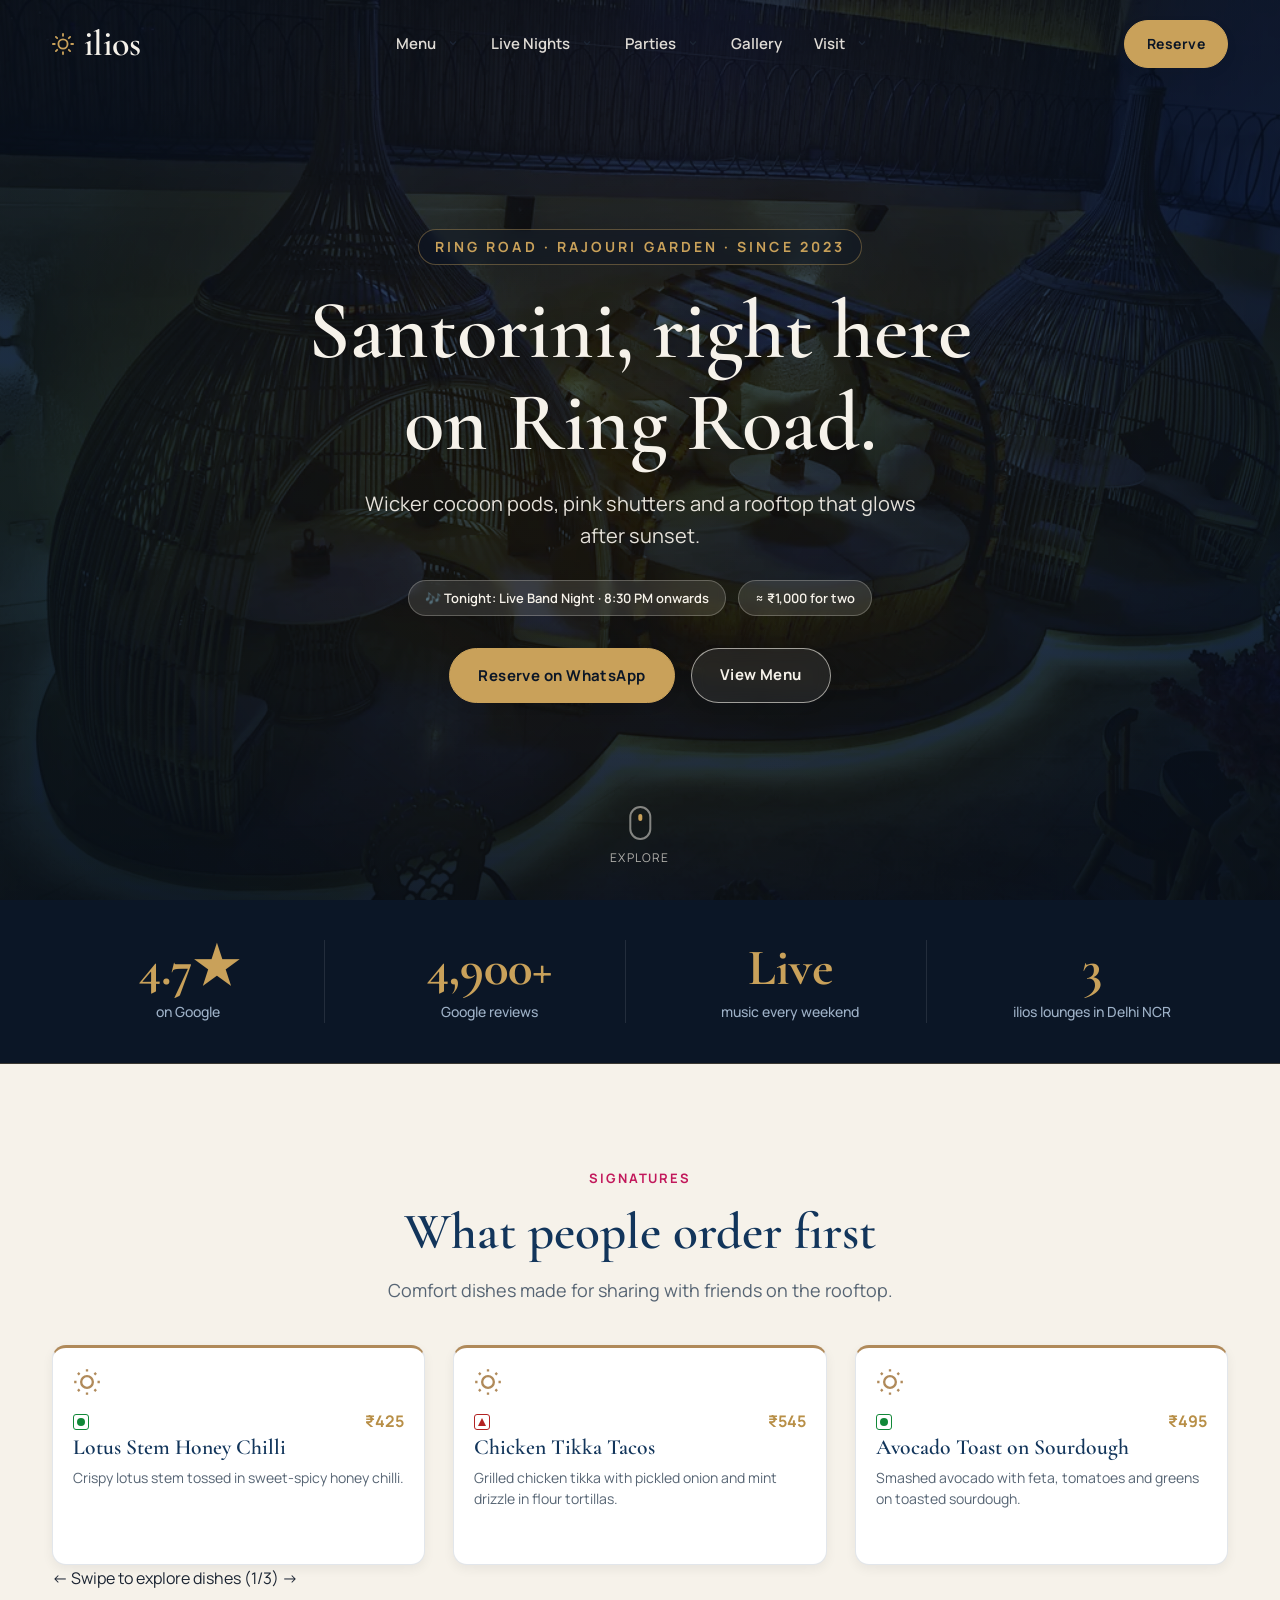
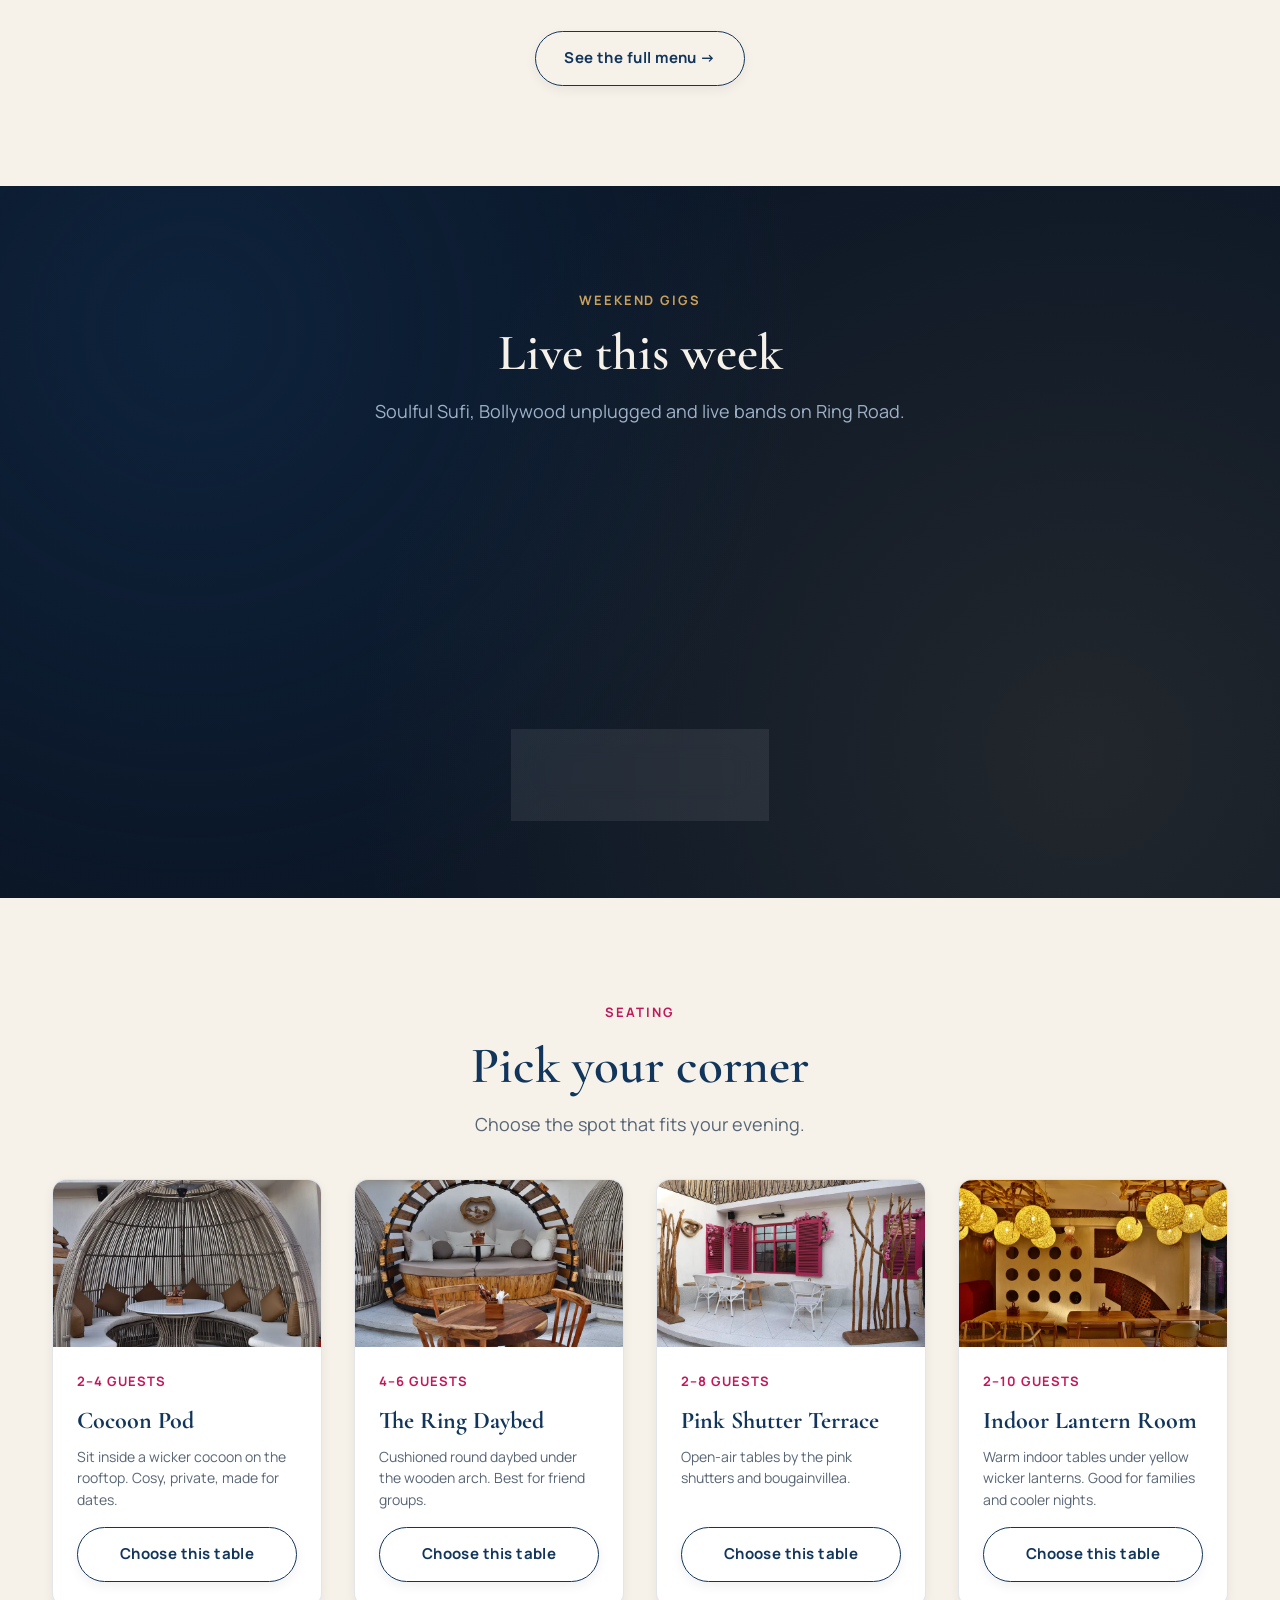
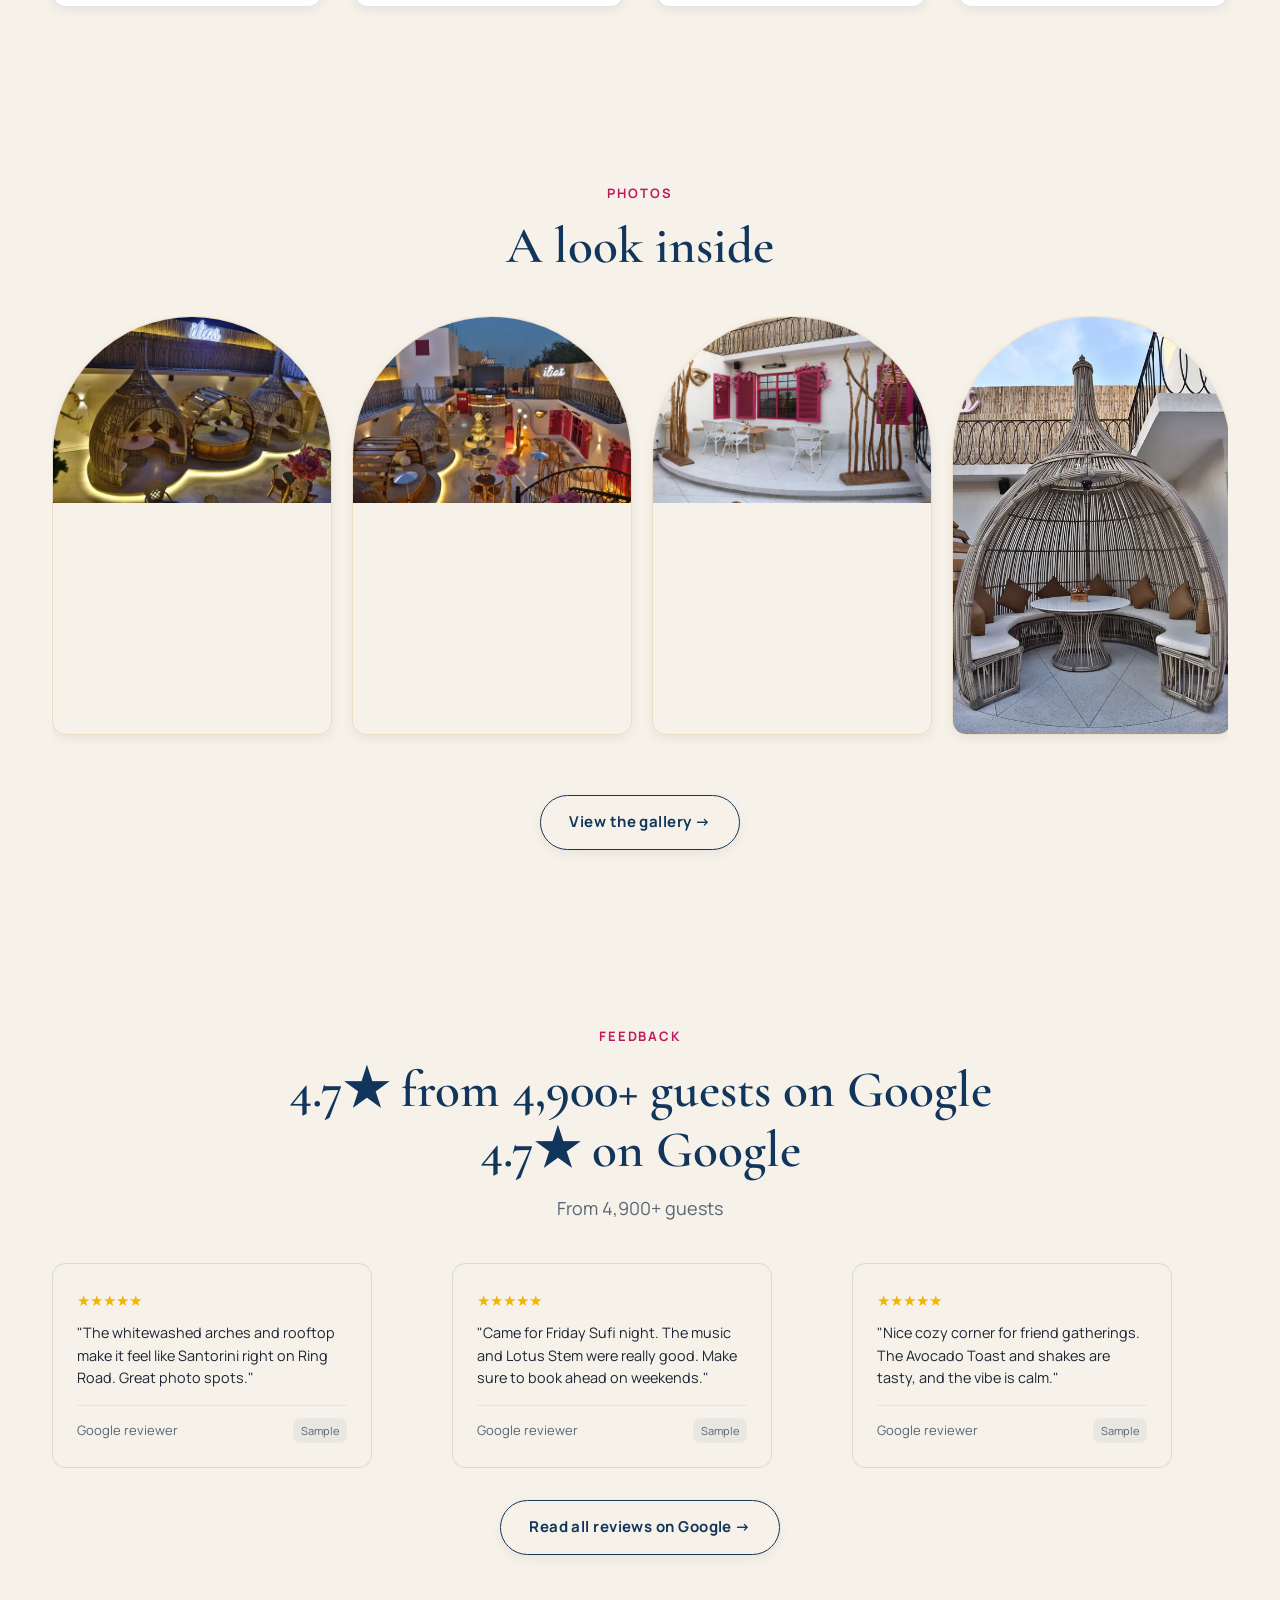
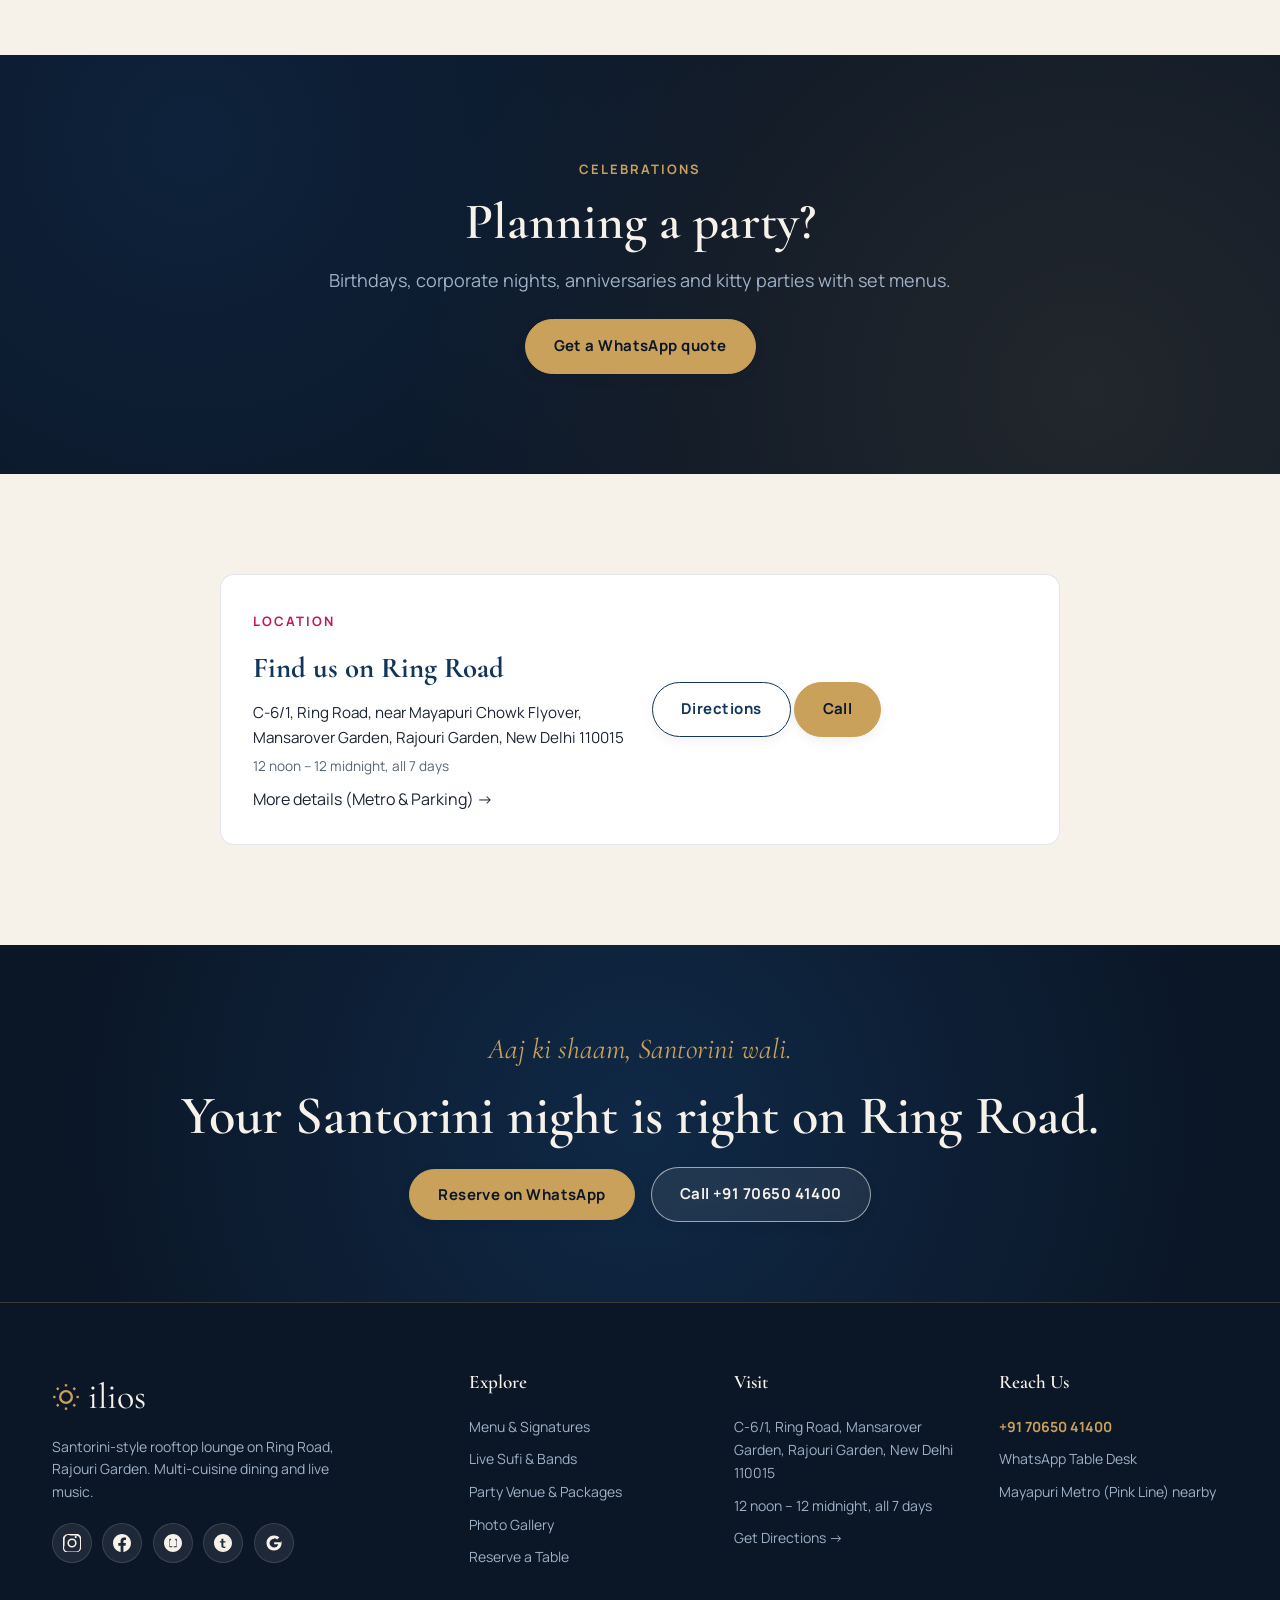
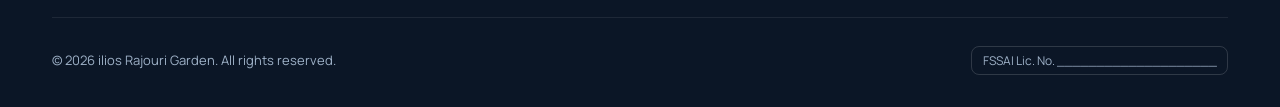
<file: index.html>
<!DOCTYPE html>
<html lang="en-IN" class="no-js">
<head>
  <meta charset="UTF-8">
  <meta name="viewport" content="width=device-width, initial-scale=1.0, viewport-fit=cover">
  <meta http-equiv="X-UA-Compatible" content="IE=edge">

  <!-- SEO Primary Tags -->
  <title>ilios Rajouri Garden | Santorini Rooftop Lounge, Cocoon Seating &amp; Live Nights, Delhi</title>
  <meta name="description" content="Santorini-style rooftop lounge on Ring Road, Rajouri Garden. Wicker cocoon pods, pink shutters, multi-cuisine dining and direct table booking on WhatsApp.">
  <meta name="keywords" content="cocoon seating rooftop Rajouri Garden, rooftop lounge Rajouri Garden, Greek restaurant West Delhi, Santorini cafe Delhi, Sufi night Rajouri Garden, live music restaurant West Delhi, party venue Rajouri Garden, birthday party place near Mayapuri">
  <meta name="author" content="ilios Lounge &amp; Kitchen">
  <meta name="robots" content="index, follow">
  <link rel="canonical" href="https://iliosdelhi.com/">

  <!-- Open Graph / Facebook -->
  <meta property="og:type" content="restaurant">
  <meta property="og:title" content="ilios Rajouri Garden | Santorini on Ring Road">
  <meta property="og:description" content="Wicker cocoon pods, pink shutters and a rooftop that glows after sunset. Ring Road, Rajouri Garden, New Delhi.">
  <meta property="og:image" content="/assets/img/og-image.webp">
  <meta property="og:url" content="https://iliosdelhi.com/">
  <meta property="og:site_name" content="ilios">
  <meta property="og:locale" content="en_IN">

  <!-- Twitter Card -->
  <meta name="twitter:card" content="summary_large_image">
  <meta name="twitter:title" content="ilios Rajouri Garden | Santorini on Ring Road">
  <meta name="twitter:description" content="Wicker cocoon pods, pink shutters and a rooftop that glows after sunset. Book direct on WhatsApp.">
  <meta name="twitter:image" content="/assets/img/og-image.webp">

  <meta name="theme-color" content="#0B1626">

  <!-- Preconnect & Fonts -->
  <link rel="preconnect" href="https://fonts.googleapis.com">
  <link rel="preconnect" href="https://fonts.gstatic.com" crossorigin>
  <link rel="preload" as="image" href="/assets/img/hero-mobile.webp" media="(max-width: 767px)">
  <link rel="preload" as="image" href="/assets/img/hero.webp" media="(min-width: 768px)">
  <link href="https://fonts.googleapis.com/css2?family=Cormorant+Garamond:ital,wght@0,500;0,600;0,700;1,500&family=Manrope:wght@400;500;600;700&display=swap" rel="stylesheet">

  <link rel="stylesheet" href="/assets/styles.css">

  <!-- Restaurant Schema.org JSON-LD -->
  <script type="application/ld+json">
  {
    "@context": "https://schema.org",
    "@type": "BarOrRestaurant",
    "@id": "https://iliosdelhi.com/#restaurant",
    "name": "ilios",
    "alternateName": "ilios Lounge & Kitchen",
    "image": "https://iliosdelhi.com/assets/img/og-image.webp",
    "telephone": "+917065041400",
    "url": "https://iliosdelhi.com/",
    "servesCuisine": ["Continental", "Italian", "Oriental", "North Indian"],
    "priceRange": "₹₹",
    "address": {
      "@type": "PostalAddress",
      "streetAddress": "C-6/1, Ring Road, near Mayapuri Chowk Flyover, Mansarover Garden",
      "addressLocality": "Rajouri Garden",
      "addressRegion": "New Delhi",
      "postalCode": "110015",
      "addressCountry": "IN"
    },
    "geo": {
      "@type": "GeoCoordinates",
      "latitude": 28.6368,
      "longitude": 77.1265
    },
    "openingHoursSpecification": [
      {
        "@type": "OpeningHoursSpecification",
        "dayOfWeek": ["Monday", "Tuesday", "Wednesday", "Thursday", "Friday", "Saturday", "Sunday"],
        "opens": "12:00",
        "closes": "23:59"
      }
    ],
    "aggregateRating": {
      "@type": "AggregateRating",
      "ratingValue": "4.7",
      "reviewCount": "4900",
      "bestRating": "5",
      "worstRating": "1"
    },
    "hasMenu": "https://iliosdelhi.com/menu",
    "acceptsReservations": "True"
  }
  </script>

  <script src="/assets/data.js" defer></script>
  <script src="/assets/main.js" defer></script>
</head>
<body>
  <a href="#main" class="skip-link">Skip to main content</a>

  <!-- Shared Navbar (Transparent over Hero on Home) -->
  <header class="site-nav" id="main-nav">
    <div class="container nav-container">
      <a href="/" class="brand-logo" aria-label="ilios homepage">
        <svg class="sun-icon" viewBox="0 0 24 24" fill="none" stroke="currentColor" stroke-width="2" stroke-linecap="round" stroke-linejoin="round" aria-hidden="true">
          <circle cx="12" cy="12" r="5"></circle>
          <line x1="12" y1="1" x2="12" y2="3"></line>
          <line x1="12" y1="21" x2="12" y2="23"></line>
          <line x1="4.22" y1="4.22" x2="5.64" y2="5.64"></line>
          <line x1="18.36" y1="18.36" x2="19.78" y2="19.78"></line>
          <line x1="1" y1="12" x2="3" y2="12"></line>
          <line x1="21" y1="12" x2="23" y2="12"></line>
          <line x1="4.22" y1="19.78" x2="5.64" y2="18.36"></line>
          <line x1="18.36" y1="5.64" x2="19.78" y2="4.22"></line>
        </svg>
        <span>ilios</span>
      </a>

      <!-- Desktop Links -->
      <ul class="nav-links">
        <li class="nav-item has-dropdown">
          <a href="/menu" class="nav-link">Menu</a>
          <button type="button" class="nav-dropdown-toggle" aria-expanded="false" aria-label="Toggle Menu dropdown">
            <svg viewBox="0 0 24 24" fill="none" stroke="currentColor" stroke-width="2.5"><path d="m6 9 6 6 6-6"/></svg>
          </button>
          <ul class="nav-dropdown-menu">
            <li class="nav-dropdown-item"><a href="/menu#signature">Signature Dishes</a></li>
            <li class="nav-dropdown-item"><a href="/menu#small-plates">Small Plates</a></li>
            <li class="nav-dropdown-item"><a href="/menu#mains">Mains</a></li>
            <li class="nav-dropdown-item"><a href="/menu#pizza-pasta">Pizza &amp; Pasta</a></li>
            <li class="nav-dropdown-item"><a href="/menu#shakes">Shakes &amp; Mocktails</a></li>
          </ul>
        </li>
        <li class="nav-item has-dropdown">
          <a href="/live-nights" class="nav-link">Live Nights</a>
          <button type="button" class="nav-dropdown-toggle" aria-expanded="false" aria-label="Toggle Live Nights dropdown">
            <svg viewBox="0 0 24 24" fill="none" stroke="currentColor" stroke-width="2.5"><path d="m6 9 6 6 6-6"/></svg>
          </button>
          <ul class="nav-dropdown-menu">
            <li class="nav-dropdown-item"><a href="/live-nights#this-week">This Week</a></li>
            <li class="nav-dropdown-item"><a href="/live-nights#sufi">Sufi Nights</a></li>
            <li class="nav-dropdown-item"><a href="/live-nights#live-band">Live Band Nights</a></li>
            <li class="nav-dropdown-item"><a href="/live-nights#sundowner">Sunday Sundowner</a></li>
          </ul>
        </li>
        <li class="nav-item has-dropdown">
          <a href="/parties" class="nav-link">Parties</a>
          <button type="button" class="nav-dropdown-toggle" aria-expanded="false" aria-label="Toggle Parties dropdown">
            <svg viewBox="0 0 24 24" fill="none" stroke="currentColor" stroke-width="2.5"><path d="m6 9 6 6 6-6"/></svg>
          </button>
          <ul class="nav-dropdown-menu">
            <li class="nav-dropdown-item"><a href="/parties#birthdays">Birthdays</a></li>
            <li class="nav-dropdown-item"><a href="/parties#corporate">Corporate Parties</a></li>
            <li class="nav-dropdown-item"><a href="/parties#celebrations">Anniversaries</a></li>
            <li class="nav-dropdown-item"><a href="/parties#kitty">Kitty Parties</a></li>
            <li class="nav-dropdown-item"><a href="/parties#packages">Packages</a></li>
            <li class="nav-dropdown-item"><a href="/parties#enquire">Get a Party Quote</a></li>
          </ul>
        </li>
        <li class="nav-item">
          <a href="/gallery" class="nav-link">Gallery</a>
        </li>
        <li class="nav-item has-dropdown">
          <a href="/visit" class="nav-link">Visit</a>
          <button type="button" class="nav-dropdown-toggle" aria-expanded="false" aria-label="Toggle Visit dropdown">
            <svg viewBox="0 0 24 24" fill="none" stroke="currentColor" stroke-width="2.5"><path d="m6 9 6 6 6-6"/></svg>
          </button>
          <ul class="nav-dropdown-menu">
            <li class="nav-dropdown-item"><a href="/visit#directions">Directions &amp; Timings</a></li>
            <li class="nav-dropdown-item"><a href="/visit#story">Our Story</a></li>
            <li class="nav-dropdown-item"><a href="/visit#reviews">Reviews</a></li>
            <li class="nav-dropdown-item"><a href="/visit#locations">Other Locations</a></li>
          </ul>
        </li>
      </ul>

      <div class="nav-cta-wrap">
        <a href="/reserve" class="btn btn-primary nav-reserve-btn">Reserve</a>
        <button type="button" class="menu-toggle" id="menu-toggle-btn" aria-label="Open navigation menu" aria-expanded="false">
          <span class="menu-bar"></span>
          <span class="menu-bar"></span>
          <span class="menu-bar"></span>
        </button>
      </div>
    </div>
  </header>

  <!-- Mobile Full-Screen Overlay -->
  <div class="mobile-overlay" id="mobile-nav-overlay" aria-hidden="true">
    <div class="mobile-overlay-header">
      <a href="/" class="brand-logo" aria-label="ilios homepage">
        <svg class="sun-icon" viewBox="0 0 24 24" fill="none" stroke="currentColor" stroke-width="2" stroke-linecap="round" stroke-linejoin="round" aria-hidden="true">
          <circle cx="12" cy="12" r="5"></circle>
          <line x1="12" y1="1" x2="12" y2="3"></line>
          <line x1="12" y1="21" x2="12" y2="23"></line>
          <line x1="4.22" y1="4.22" x2="5.64" y2="5.64"></line>
          <line x1="18.36" y1="18.36" x2="19.78" y2="19.78"></line>
          <line x1="1" y1="12" x2="3" y2="12"></line>
          <line x1="21" y1="12" x2="23" y2="12"></line>
          <line x1="4.22" y1="19.78" x2="5.64" y2="18.36"></line>
          <line x1="18.36" y1="5.64" x2="19.78" y2="4.22"></line>
        </svg>
        <span>ilios</span>
      </a>
      <button type="button" class="mobile-overlay-close" id="mobile-overlay-close-btn" aria-label="Close menu">
        <svg width="24" height="24" viewBox="0 0 24 24" fill="none" stroke="currentColor" stroke-width="2" stroke-linecap="round" stroke-linejoin="round">
          <line x1="18" y1="6" x2="6" y2="18"></line>
          <line x1="6" y1="6" x2="18" y2="18"></line>
        </svg>
      </button>
    </div>
    <ul class="mobile-accordion-list">
      <li>
        <button type="button" class="mobile-accordion-header">
          <span>Menu</span>
          <span>+</span>
        </button>
        <ul class="mobile-accordion-panel">
          <li><a href="/menu#signature" class="mobile-sublink">Signature Dishes</a></li>
          <li><a href="/menu#small-plates" class="mobile-sublink">Small Plates</a></li>
          <li><a href="/menu#mains" class="mobile-sublink">Mains</a></li>
          <li><a href="/menu#pizza-pasta" class="mobile-sublink">Pizza &amp; Pasta</a></li>
          <li><a href="/menu#shakes" class="mobile-sublink">Shakes &amp; Mocktails</a></li>
        </ul>
      </li>
      <li>
        <button type="button" class="mobile-accordion-header">
          <span>Live Nights</span>
          <span>+</span>
        </button>
        <ul class="mobile-accordion-panel">
          <li><a href="/live-nights#this-week" class="mobile-sublink">This Week</a></li>
          <li><a href="/live-nights#sufi" class="mobile-sublink">Sufi Nights</a></li>
          <li><a href="/live-nights#live-band" class="mobile-sublink">Live Band Nights</a></li>
          <li><a href="/live-nights#sundowner" class="mobile-sublink">Sunday Sundowner</a></li>
        </ul>
      </li>
      <li>
        <button type="button" class="mobile-accordion-header">
          <span>Parties</span>
          <span>+</span>
        </button>
        <ul class="mobile-accordion-panel">
          <li><a href="/parties#birthdays" class="mobile-sublink">Birthdays</a></li>
          <li><a href="/parties#corporate" class="mobile-sublink">Corporate Parties</a></li>
          <li><a href="/parties#celebrations" class="mobile-sublink">Anniversaries</a></li>
          <li><a href="/parties#kitty" class="mobile-sublink">Kitty Parties</a></li>
          <li><a href="/parties#packages" class="mobile-sublink">Packages</a></li>
          <li><a href="/parties#enquire" class="mobile-sublink">Get a Party Quote</a></li>
        </ul>
      </li>
      <li>
        <a href="/gallery" class="mobile-accordion-header" style="text-decoration:none;">
          <span>Gallery</span>
          <span>→</span>
        </a>
      </li>
      <li>
        <button type="button" class="mobile-accordion-header">
          <span>Visit</span>
          <span>+</span>
        </button>
        <ul class="mobile-accordion-panel">
          <li><a href="/visit#directions" class="mobile-sublink">Directions &amp; Timings</a></li>
          <li><a href="/visit#story" class="mobile-sublink">Our Story</a></li>
          <li><a href="/visit#reviews" class="mobile-sublink">Reviews</a></li>
          <li><a href="/visit#locations" class="mobile-sublink">Other Locations</a></li>
        </ul>
      </li>
    </ul>

    <div class="mobile-overlay-actions">
      <a href="/reserve" class="btn btn-primary" style="width:100%;">Reserve a Table</a>
      <div class="mobile-icon-row">
        <a href="https://wa.me/917065041400" target="_blank" rel="noopener noreferrer" class="mobile-icon-btn">WhatsApp</a>
        <a href="tel:+917065041400" class="mobile-icon-btn">Call</a>
        <a href="https://www.google.com/maps/dir/?api=1&destination=ilios+C-6/1+Ring+Rd+Mansarover+Garden+New+Delhi" target="_blank" rel="noopener noreferrer" class="mobile-icon-btn">Directions</a>
      </div>
    </div>
  </div>

  <main id="main">
    <!-- 4.1 HERO (Strict Rules Compliant) -->
    <section class="hero-section" id="hero" aria-label="Welcome to ilios">
      <!-- Real ilios rooftop & dining lounge photo (Responsive picture) -->
      <div class="hero-bg-wrapper">
        <picture>
          <source media="(max-width: 767px)" srcset="/assets/img/hero-mobile.webp" width="900" height="1200">
          <source media="(max-width: 1280px)" srcset="/assets/img/hero-1280.webp" width="1280" height="853">
          <img src="/assets/img/hero.webp" 
               alt="Santorini-inspired ilios rooftop with neon sign, pink shutters and evening dining" 
               class="hero-bg-img" 
               width="1920" 
               height="1080" 
               loading="eager"
               decoding="async">
        </picture>
      </div>
      <div class="hero-overlay"></div>
      <div class="hero-overlay-tint"></div>

      <div class="hero-content">
        <div class="hero-eyebrow">
          <span class="eyebrow-desktop">RING ROAD · RAJOURI GARDEN · SINCE 2023</span>
          <span class="eyebrow-mobile">RAJOURI GARDEN · RING ROAD</span>
        </div>
        <h1 class="hero-title">
          Santorini, right here on Ring Road.
        </h1>
        <p class="hero-subtext">
          Wicker cocoon pods, pink shutters and a rooftop that glows after sunset.
        </p>

        <!-- Live Status Chips -->
        <div class="hero-chips-row">
          <span class="hero-chip hero-chip--desktop" id="hero-event-chip">🎶 Tonight: Sufi Night · 8:30 PM</span>
          <span class="hero-chip hero-chip--desktop">≈ ₹1,000 for two</span>
          <span class="hero-chip hero-chip--mobile" id="hero-single-chip">Tonight 5:30 PM · Sundowner · ≈₹1,000 for two</span>
        </div>

        <div class="hero-actions">
          <button type="button" class="btn btn-primary hero-btn-reserve" onclick="openWhatsApp('quick', {}, 'hero')">
            Reserve on WhatsApp
          </button>
          <a href="/menu" class="hero-menu-link btn btn-outline-light">
            <span class="btn-text-desktop">View Menu</span>
            <span class="link-text-mobile">View Menu →</span>
          </a>
        </div>
      </div>

      <a href="#stats" class="hero-scroll-indicator" aria-label="Scroll down">
        <span class="scroll-mouse"><span class="scroll-wheel"></span></span>
        <span>Explore</span>
      </a>
    </section>

    <!-- 4.2 STAT STRIP -->
    <section class="stat-strip" id="stats" aria-label="Highlights">
      <div class="container">
        <div class="stat-grid">
          <div class="stat-item reveal">
            <div class="stat-number"><span class="counter" data-target="4.7" data-decimal="1">0</span>★</div>
            <div class="stat-label">on Google</div>
          </div>
          <div class="stat-item reveal">
            <div class="stat-number"><span class="counter" data-target="4900" data-format="comma">0</span>+</div>
            <div class="stat-label">Google reviews</div>
          </div>
          <div class="stat-item reveal">
            <div class="stat-number">Live</div>
            <div class="stat-label">music every weekend</div>
          </div>
          <div class="stat-item reveal">
            <div class="stat-number"><span class="counter" data-target="3">0</span></div>
            <div class="stat-label">ilios lounges in Delhi NCR</div>
          </div>
        </div>
      </div>
    </section>

    <!-- 4.3 SIGNATURE DISHES TEASER -->
    <section class="section-pad" id="dishes">
      <div class="container">
        <div class="section-head reveal">
          <span class="eyebrow">Signatures</span>
          <h2 class="section-title">What people order first</h2>
          <p class="section-subtitle">Comfort dishes made for sharing with friends on the rooftop.</p>
        </div>

        <div class="dishes-grid">
          <!-- REPLACE: add real dish photos (800×600 WebP) when the owner sends them -->
          <!-- Lotus Stem -->
          <article class="dish-card dish-card--text card-hover reveal">
            <div class="dish-content">
              <svg class="dish-sun-icon" viewBox="0 0 24 24" fill="none" stroke="currentColor" stroke-width="2" aria-hidden="true">
                <circle cx="12" cy="12" r="5"></circle>
                <line x1="12" y1="1" x2="12" y2="3"></line>
                <line x1="12" y1="21" x2="12" y2="23"></line>
                <line x1="4.22" y1="4.22" x2="5.64" y2="5.64"></line>
                <line x1="18.36" y1="18.36" x2="19.78" y2="19.78"></line>
                <line x1="1" y1="12" x2="3" y2="12"></line>
                <line x1="21" y1="12" x2="23" y2="12"></line>
                <line x1="4.22" y1="19.78" x2="5.64" y2="18.36"></line>
                <line x1="18.36" y1="5.64" x2="19.78" y2="4.22"></line>
              </svg>
              <div class="dish-header">
                <div class="dish-title-wrap">
                  <span class="diet-icon diet-icon--veg" title="Vegetarian"></span>
                  <h3 class="dish-title">Lotus Stem Honey Chilli</h3>
                </div>
                <!-- CONFIRM: Price -->
                <span class="dish-price">₹425</span>
              </div>
              <p class="dish-desc">Crispy lotus stem tossed in sweet-spicy honey chilli.</p>
            </div>
          </article>

          <!-- Chicken Tikka Tacos -->
          <article class="dish-card dish-card--text card-hover reveal">
            <div class="dish-content">
              <svg class="dish-sun-icon" viewBox="0 0 24 24" fill="none" stroke="currentColor" stroke-width="2" aria-hidden="true">
                <circle cx="12" cy="12" r="5"></circle>
                <line x1="12" y1="1" x2="12" y2="3"></line>
                <line x1="12" y1="21" x2="12" y2="23"></line>
                <line x1="4.22" y1="4.22" x2="5.64" y2="5.64"></line>
                <line x1="18.36" y1="18.36" x2="19.78" y2="19.78"></line>
                <line x1="1" y1="12" x2="3" y2="12"></line>
                <line x1="21" y1="12" x2="23" y2="12"></line>
                <line x1="4.22" y1="19.78" x2="5.64" y2="18.36"></line>
                <line x1="18.36" y1="5.64" x2="19.78" y2="4.22"></line>
              </svg>
              <div class="dish-header">
                <div class="dish-title-wrap">
                  <span class="diet-icon diet-icon--nonveg" title="Non-Vegetarian"></span>
                  <h3 class="dish-title">Chicken Tikka Tacos</h3>
                </div>
                <!-- CONFIRM: Price -->
                <span class="dish-price">₹545</span>
              </div>
              <p class="dish-desc">Grilled chicken tikka with pickled onion and mint drizzle in flour tortillas.</p>
            </div>
          </article>

          <!-- Avocado Toast -->
          <article class="dish-card dish-card--text card-hover reveal">
            <div class="dish-content">
              <svg class="dish-sun-icon" viewBox="0 0 24 24" fill="none" stroke="currentColor" stroke-width="2" aria-hidden="true">
                <circle cx="12" cy="12" r="5"></circle>
                <line x1="12" y1="1" x2="12" y2="3"></line>
                <line x1="12" y1="21" x2="12" y2="23"></line>
                <line x1="4.22" y1="4.22" x2="5.64" y2="5.64"></line>
                <line x1="18.36" y1="18.36" x2="19.78" y2="19.78"></line>
                <line x1="1" y1="12" x2="3" y2="12"></line>
                <line x1="21" y1="12" x2="23" y2="12"></line>
                <line x1="4.22" y1="19.78" x2="5.64" y2="18.36"></line>
                <line x1="18.36" y1="5.64" x2="19.78" y2="4.22"></line>
              </svg>
              <div class="dish-header">
                <div class="dish-title-wrap">
                  <span class="diet-icon diet-icon--veg" title="Vegetarian"></span>
                  <h3 class="dish-title">Avocado Toast on Sourdough</h3>
                </div>
                <!-- CONFIRM: Price -->
                <span class="dish-price">₹495</span>
              </div>
              <p class="dish-desc">Smashed avocado with feta, tomatoes and greens on toasted sourdough.</p>
            </div>
          </article>
        </div>
        <div class="swipe-peek-note" aria-hidden="true"><span>← Swipe to explore dishes (1/3) →</span></div>

        <div style="text-align: center; margin-top: 2.5rem;" class="reveal">
          <a href="/menu" class="btn btn-outline-aegean">See the full menu →</a>
        </div>
      </div>
    </section>

    <!-- 4.4 LIVE NIGHTS TEASER -->
    <section class="section-pad live-nights-bg" id="live-music">
      <div class="container">
        <div class="section-head reveal">
          <span class="eyebrow eyebrow--night">Weekend Gigs</span>
          <h2 class="section-title section-title--night">Live this week</h2>
          <p class="section-subtitle section-subtitle--night">Soulful Sufi, Bollywood unplugged and live bands on Ring Road.</p>
        </div>

        <!-- Rendered dynamically by JS; fallback cards for zero-JS -->
        <div class="live-events-grid" id="home-live-events" style="grid-template-columns: repeat(auto-fit, minmax(280px, 1fr));">
          <!-- Fallback Card 1 -->
          <article class="event-card reveal">
            <span class="event-badge">Most Popular</span>
            <div class="event-date-box">
              <span class="event-day">Friday</span>
              <div class="event-calendar-date">Sufi Night</div>
            </div>
            <h3 class="event-title">Sufi Night</h3>
            <p class="event-genre">Sufi and ghazal fusion</p>
            <div class="event-time">8:30 PM onwards</div>
            <button type="button" class="btn btn-primary event-cta" onclick="openWhatsApp('live_night', { eventName: 'Sufi Night', dateStr: 'Friday', time: '8:30 PM' }, 'Home Live Teaser')">
              Reserve for this night
            </button>
          </article>
          <!-- Fallback Card 2 -->
          <article class="event-card reveal">
            <span class="event-badge">Weekend</span>
            <div class="event-date-box">
              <span class="event-day">Saturday</span>
              <div class="event-calendar-date">Live Band</div>
            </div>
            <h3 class="event-title">Live Band Night</h3>
            <p class="event-genre">Pop, rock and Bollywood</p>
            <div class="event-time">8:30 PM onwards</div>
            <button type="button" class="btn btn-primary event-cta" onclick="openWhatsApp('live_night', { eventName: 'Live Band Night', dateStr: 'Saturday', time: '8:30 PM' }, 'Home Live Teaser')">
              Reserve for this night
            </button>
          </article>
        </div>

        <div style="text-align: center; margin-top: 2.5rem;" class="reveal">
          <a href="/live-nights" class="btn btn-outline-light">See the full line-up →</a>
        </div>
      </div>
    </section>

    <!-- 4.5 PICK YOUR TABLE TEASER -->
    <section class="section-pad" id="tables">
      <div class="container">
        <div class="section-head reveal">
          <span class="eyebrow">Seating</span>
          <h2 class="section-title">Pick your corner</h2>
          <p class="section-subtitle">Choose the spot that fits your evening.</p>
        </div>

        <div class="vip-tables-grid">
          <!-- Cocoon Pod -->
          <article class="table-card card-hover reveal">
            <div class="table-img-box img-frame">
              <img src="/assets/img/table-cocoon-pod.webp" 
                   alt="Wicker cocoon pod on the ilios rooftop, Rajouri Garden" 
                   width="800" height="500" loading="lazy" decoding="async">
            </div>
            <div class="table-content">
              <span class="table-capacity">2–4 guests</span>
              <h3 class="table-type-title">Cocoon Pod</h3>
              <p class="table-desc">Sit inside a wicker cocoon on the rooftop. Cosy, private, made for dates.</p>
              <a href="/reserve?table=cocoon-pod" class="btn btn-outline-aegean" style="margin-top:auto;">Choose this table</a>
            </div>
          </article>

          <!-- The Ring Daybed -->
          <article class="table-card card-hover reveal">
            <div class="table-img-box img-frame">
              <img src="/assets/img/table-ring-daybed.webp" 
                   alt="The Ring Daybed under circular wooden arch at ilios" 
                   width="800" height="500" loading="lazy" decoding="async">
            </div>
            <div class="table-content">
              <span class="table-capacity">4–6 guests</span>
              <h3 class="table-type-title">The Ring Daybed</h3>
              <p class="table-desc">Cushioned round daybed under the wooden arch. Best for friend groups.</p>
              <a href="/reserve?table=ring-daybed" class="btn btn-outline-aegean" style="margin-top:auto;">Choose this table</a>
            </div>
          </article>

          <!-- Pink Shutter Terrace -->
          <article class="table-card card-hover reveal">
            <div class="table-img-box img-frame">
              <img src="/assets/img/table-pink-shutter-terrace.webp" 
                   alt="Open-air tables by pink shutters and bougainvillea on ilios terrace" 
                   width="800" height="500" loading="lazy" decoding="async">
            </div>
            <div class="table-content">
              <span class="table-capacity">2–8 guests</span>
              <h3 class="table-type-title">Pink Shutter Terrace</h3>
              <p class="table-desc">Open-air tables by the pink shutters and bougainvillea.</p>
              <a href="/reserve?table=pink-shutter-terrace" class="btn btn-outline-aegean" style="margin-top:auto;">Choose this table</a>
            </div>
          </article>

          <!-- Indoor Lantern Room -->
          <article class="table-card card-hover reveal">
            <div class="table-img-box img-frame">
              <img src="/assets/img/table-indoor-lantern-room.webp" 
                   alt="Warm indoor dining room under yellow wicker lanterns at ilios" 
                   width="800" height="500" loading="lazy" decoding="async">
            </div>
            <div class="table-content">
              <span class="table-capacity">2–10 guests</span>
              <h3 class="table-type-title">Indoor Lantern Room</h3>
              <p class="table-desc">Warm indoor tables under yellow wicker lanterns. Good for families and cooler nights.</p>
              <a href="/reserve?table=indoor-lantern-room" class="btn btn-outline-aegean" style="margin-top:auto;">Choose this table</a>
            </div>
          </article>
        </div>
      </div>
    </section>

    <!-- 4.6 GALLERY STRIP -->
    <section class="section-pad--tight" style="overflow:hidden;" id="gallery-strip">
      <div class="container">
        <div class="section-head reveal">
          <span class="eyebrow">Photos</span>
          <h2 class="section-title">A look inside</h2>
        </div>

        <div class="gallery-strip-row" style="display:flex; gap:1.25rem; overflow-x:auto; scroll-snap-type:x mandatory; padding-bottom:1rem; scrollbar-width:none;">
          <!-- Photo 01 -->
          <div style="flex:0 0 280px; scroll-snap-align:start;" class="gallery-item card-hover">
            <img src="/assets/img/gallery-01-rooftop-pods-dusk.webp" 
                 srcset="/assets/img/gallery-01-rooftop-pods-dusk-600.webp 600w, /assets/img/gallery-01-rooftop-pods-dusk.webp 1200w"
                 sizes="(max-width: 767px) 80vw, 300px"
                 alt="Wicker cocoon pods glowing at dusk on the ilios rooftop, Rajouri Garden" 
                 width="600" height="400" loading="lazy" decoding="async">
          </div>
          <!-- Photo 02 -->
          <div style="flex:0 0 280px; scroll-snap-align:start;" class="gallery-item card-hover">
            <img src="/assets/img/gallery-02-rooftop-night.webp" 
                 srcset="/assets/img/gallery-02-rooftop-night-600.webp 600w, /assets/img/gallery-02-rooftop-night.webp 1200w"
                 sizes="(max-width: 767px) 80vw, 300px"
                 alt="Night ambiance on the ilios rooftop with illuminated cocoon seating and Ring Road city view" 
                 width="600" height="400" loading="lazy" decoding="async">
          </div>
          <!-- Photo 04 -->
          <div style="flex:0 0 280px; scroll-snap-align:start;" class="gallery-item card-hover">
            <img src="/assets/img/gallery-04-pink-shutters.webp" 
                 srcset="/assets/img/gallery-04-pink-shutters-600.webp 600w, /assets/img/gallery-04-pink-shutters.webp 1200w"
                 sizes="(max-width: 767px) 80vw, 300px"
                 alt="Pink shutters and driftwood screens on the ilios terrace" 
                 width="600" height="400" loading="lazy" decoding="async">
          </div>
          <!-- Photo 08 -->
          <div style="flex:0 0 280px; scroll-snap-align:start;" class="gallery-item card-hover">
            <img src="/assets/img/gallery-08-cocoon-pod.webp" 
                 srcset="/assets/img/gallery-08-cocoon-pod-500.webp 500w, /assets/img/gallery-08-cocoon-pod.webp 1000w"
                 sizes="(max-width: 767px) 80vw, 300px"
                 alt="Private wicker cocoon pod for intimate dining and dates on the rooftop" 
                 width="500" height="667" loading="lazy" decoding="async">
          </div>
        </div>

        <div style="text-align: center; margin-top: 1.5rem;" class="reveal">
          <a href="/gallery" class="btn btn-outline-aegean">View the gallery →</a>
        </div>
      </div>
    </section>

    <!-- 4.7 REVIEWS -->
    <section class="section-pad" id="reviews">
      <div class="container">
        <div class="section-head reveal">
          <span class="eyebrow">Feedback</span>
          <h2 class="section-title">
            <span class="reviews-title-desktop">4.7★ from 4,900+ guests on Google</span>
            <span class="reviews-title-mobile">4.7★ on Google</span>
          </h2>
          <p class="section-subtitle reviews-subtitle-mobile">From 4,900+ guests</p>
        </div>

        <div class="reviews-swipe-row" style="display:grid; grid-template-columns:repeat(auto-fit, minmax(280px, 1fr)); gap:1.5rem;">
          <!-- Card 1 -->
          <article class="review-card reveal">
            <div class="review-stars">★★★★★</div>
            <p class="review-text">"The whitewashed arches and rooftop make it feel like Santorini right on Ring Road. Great photo spots."</p>
            <div class="review-footer">
              <!-- REPLACE: Real Google reviewer first name + month -->
              <span>Google reviewer</span>
              <span class="review-sample-badge">Sample</span>
            </div>
          </article>
          <!-- Card 2 -->
          <article class="review-card reveal">
            <div class="review-stars">★★★★★</div>
            <p class="review-text">"Came for Friday Sufi night. The music and Lotus Stem were really good. Make sure to book ahead on weekends."</p>
            <div class="review-footer">
              <!-- REPLACE: Real Google reviewer first name + month -->
              <span>Google reviewer</span>
              <span class="review-sample-badge">Sample</span>
            </div>
          </article>
          <!-- Card 3 -->
          <article class="review-card reveal">
            <div class="review-stars">★★★★★</div>
            <p class="review-text">"Nice cozy corner for friend gatherings. The Avocado Toast and shakes are tasty, and the vibe is calm."</p>
            <div class="review-footer">
              <!-- REPLACE: Real Google reviewer first name + month -->
              <span>Google reviewer</span>
              <span class="review-sample-badge">Sample</span>
            </div>
          </article>
        </div>

        <div style="text-align: center; margin-top: 2rem;" class="reveal">
          <a href="https://www.google.com/maps/search/?api=1&query=ilios+C-6%2F1+Ring+Rd+Mansarover+Garden+New+Delhi" target="_blank" rel="noopener noreferrer" class="btn btn-outline-aegean review-link-under">
            Read all reviews on Google →
          </a>
        </div>
      </div>
    </section>

    <!-- 4.8 PARTY BANNER -->
    <section class="section-pad live-nights-bg" id="parties-teaser">
      <div class="container" style="text-align:center;">
        <div class="party-teaser-box reveal" style="max-width:700px; margin:0 auto;">
          <span class="eyebrow eyebrow--night">Celebrations</span>
          <h2 class="section-title section-title--night">Planning a party?</h2>
          <!-- CONFIRM: Inclusions -->
          <p class="section-subtitle section-subtitle--night" style="margin-bottom:1.5rem;">
            Birthdays, corporate nights, anniversaries and kitty parties with set menus.
          </p>
          <a href="/parties" class="btn btn-primary party-teaser-btn">Get a WhatsApp quote</a>
        </div>
      </div>
    </section>

    <!-- 4.9 VISIT CARD -->
    <section class="section-pad" id="visit-teaser">
      <div class="container">
        <div class="visit-card reveal" style="max-width:840px; margin:0 auto;">
          <div style="display:grid; grid-template-columns:repeat(auto-fit, minmax(260px, 1fr)); gap:1.5rem; align-items:center;">
            <div>
              <span class="eyebrow">Location</span>
              <h3 style="font-family:var(--font-display); font-size:1.8rem; color:var(--aegean); margin-bottom:0.5rem;">Find us on Ring Road</h3>
              <p class="visit-address" style="font-size:0.95rem; color:var(--text-dark); margin-bottom:0.35rem;">
                C-6/1, Ring Road, near Mayapuri Chowk Flyover, Mansarover Garden, Rajouri Garden, New Delhi 110015
              </p>
              <p class="visit-timings" style="font-size:0.85rem; color:var(--text-muted); margin-bottom:0.5rem;">
                <!-- CONFIRM: Timings -->
                12 noon – 12 midnight, all 7 days
              </p>
              <div>
                <a href="/visit#directions" class="visit-more-link">More details (Metro &amp; Parking) →</a>
              </div>
            </div>
            <div class="visit-action-buttons">
              <a href="https://www.google.com/maps/dir/?api=1&destination=ilios+C-6/1+Ring+Rd+Mansarover+Garden+New+Delhi" target="_blank" rel="noopener noreferrer" class="btn btn-outline-aegean directions-link visit-btn-dir" data-source="home_visit">
                Directions
              </a>
              <a href="tel:+917065041400" class="btn btn-primary visit-btn-call" data-source="home_visit">
                Call
              </a>
            </div>
          </div>
        </div>
      </div>
    </section>
  </main>

  <!-- Closing CTA Band -->
  <section class="cta-band" id="home-cta">
    <div class="container reveal">
      <span class="cta-band-hindi">Aaj ki shaam, Santorini wali.</span>
      <h2 class="cta-band-title">Your Santorini night is right on Ring Road.</h2>
      <div class="cta-band-buttons">
        <button type="button" class="btn btn-primary" onclick="openWhatsApp('quick', {}, 'cta_band')">
          Reserve on WhatsApp
        </button>
        <a href="tel:+917065041400" class="btn btn-outline-light" data-source="cta_band">
          Call +91 70650 41400
        </a>
      </div>
    </div>
  </section>

  <!-- Footer -->
  <footer class="site-footer">
    <div class="container">
      <div class="footer-top-grid">
        <div>
          <div class="footer-brand-title">
            <svg style="width: 28px; height: 28px; color: var(--sun);" viewBox="0 0 24 24" fill="none" stroke="currentColor" stroke-width="2" aria-hidden="true">
              <circle cx="12" cy="12" r="5"></circle>
              <line x1="12" y1="1" x2="12" y2="3"></line>
              <line x1="12" y1="21" x2="12" y2="23"></line>
              <line x1="4.22" y1="4.22" x2="5.64" y2="5.64"></line>
              <line x1="18.36" y1="18.36" x2="19.78" y2="19.78"></line>
              <line x1="1" y1="12" x2="3" y2="12"></line>
              <line x1="21" y1="12" x2="23" y2="12"></line>
              <line x1="4.22" y1="19.78" x2="5.64" y2="18.36"></line>
              <line x1="18.36" y1="5.64" x2="19.78" y2="4.22"></line>
            </svg>
            <span>ilios</span>
          </div>
          <p class="footer-desc">
            Santorini-style rooftop lounge on Ring Road, Rajouri Garden. Multi-cuisine dining and live music.
          </p>
          <div class="footer-social-row"></div>
        </div>

        <div>
          <h4 class="footer-heading">Explore</h4>
          <ul class="footer-links-list footer-explore-grid">
            <li><a href="/menu">Menu &amp; Signatures</a></li>
            <li><a href="/live-nights">Live Sufi &amp; Bands</a></li>
            <li><a href="/parties">Party Venue &amp; Packages</a></li>
            <li><a href="/gallery">Photo Gallery</a></li>
            <li><a href="/reserve">Reserve a Table</a></li>
          </ul>
        </div>

        <div>
          <h4 class="footer-heading">Visit</h4>
          <ul class="footer-links-list">
            <li>C-6/1, Ring Road, Mansarover Garden, Rajouri Garden, New Delhi 110015</li>
            <li>12 noon – 12 midnight, all 7 days</li>
            <li><a href="https://www.google.com/maps/dir/?api=1&destination=ilios+C-6/1+Ring+Rd+Mansarover+Garden+New+Delhi" target="_blank" rel="noopener noreferrer" class="directions-link" data-source="footer">Get Directions →</a></li>
          </ul>
        </div>

        <div>
          <h4 class="footer-heading">Reach Us</h4>
          <ul class="footer-links-list">
            <li><a href="tel:+917065041400" style="color:var(--sun); font-weight:700;" data-source="footer">+91 70650 41400</a></li>
            <li><a href="javascript:void(0)" onclick="openWhatsApp('quick', {}, 'footer')">WhatsApp Table Desk</a></li>
            <li>Mayapuri Metro (Pink Line) nearby</li>
          </ul>
        </div>
      </div>

      <div class="footer-bottom">
        <div>
          &copy; <span class="current-year">2026</span> ilios Rajouri Garden. All rights reserved.
        </div>
        <div>
          <!-- REPLACE: with real FSSAI registration number -->
          <span class="fssai-box">FSSAI Lic. No. ____________________</span>
        </div>
      </div>
    </div>
  </footer>

  <!-- Mobile Sticky Bar -->
  <aside class="mobile-bottom-bar" aria-label="Mobile quick actions">
    <button type="button" class="mobile-bottom-btn mobile-bottom-btn--wa" onclick="openWhatsApp('quick', {}, 'sticky_bar')">
      <span>WhatsApp</span>
    </button>
    <a href="tel:+917065041400" class="mobile-bottom-btn mobile-bottom-btn--call" data-source="sticky_bar">
      <span>Call</span>
    </a>
  </aside>
</body>
</html>
</file>
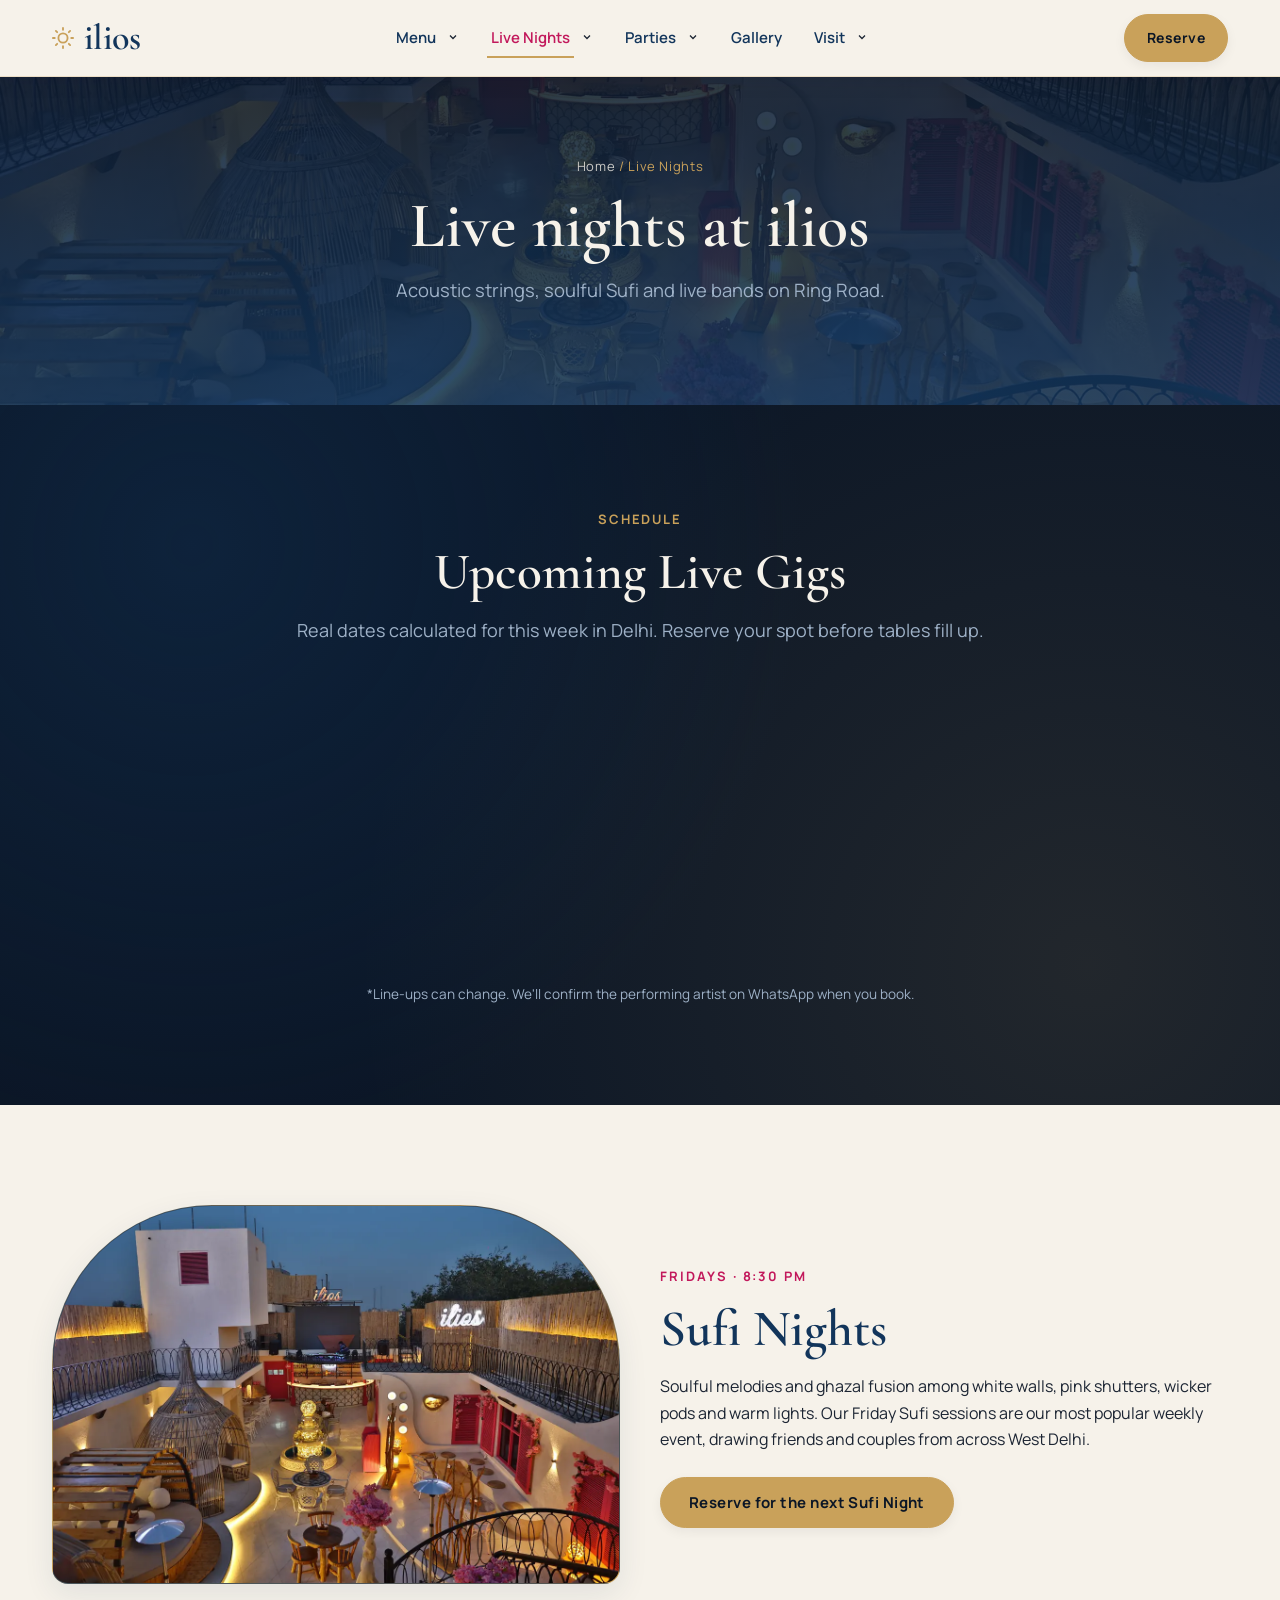
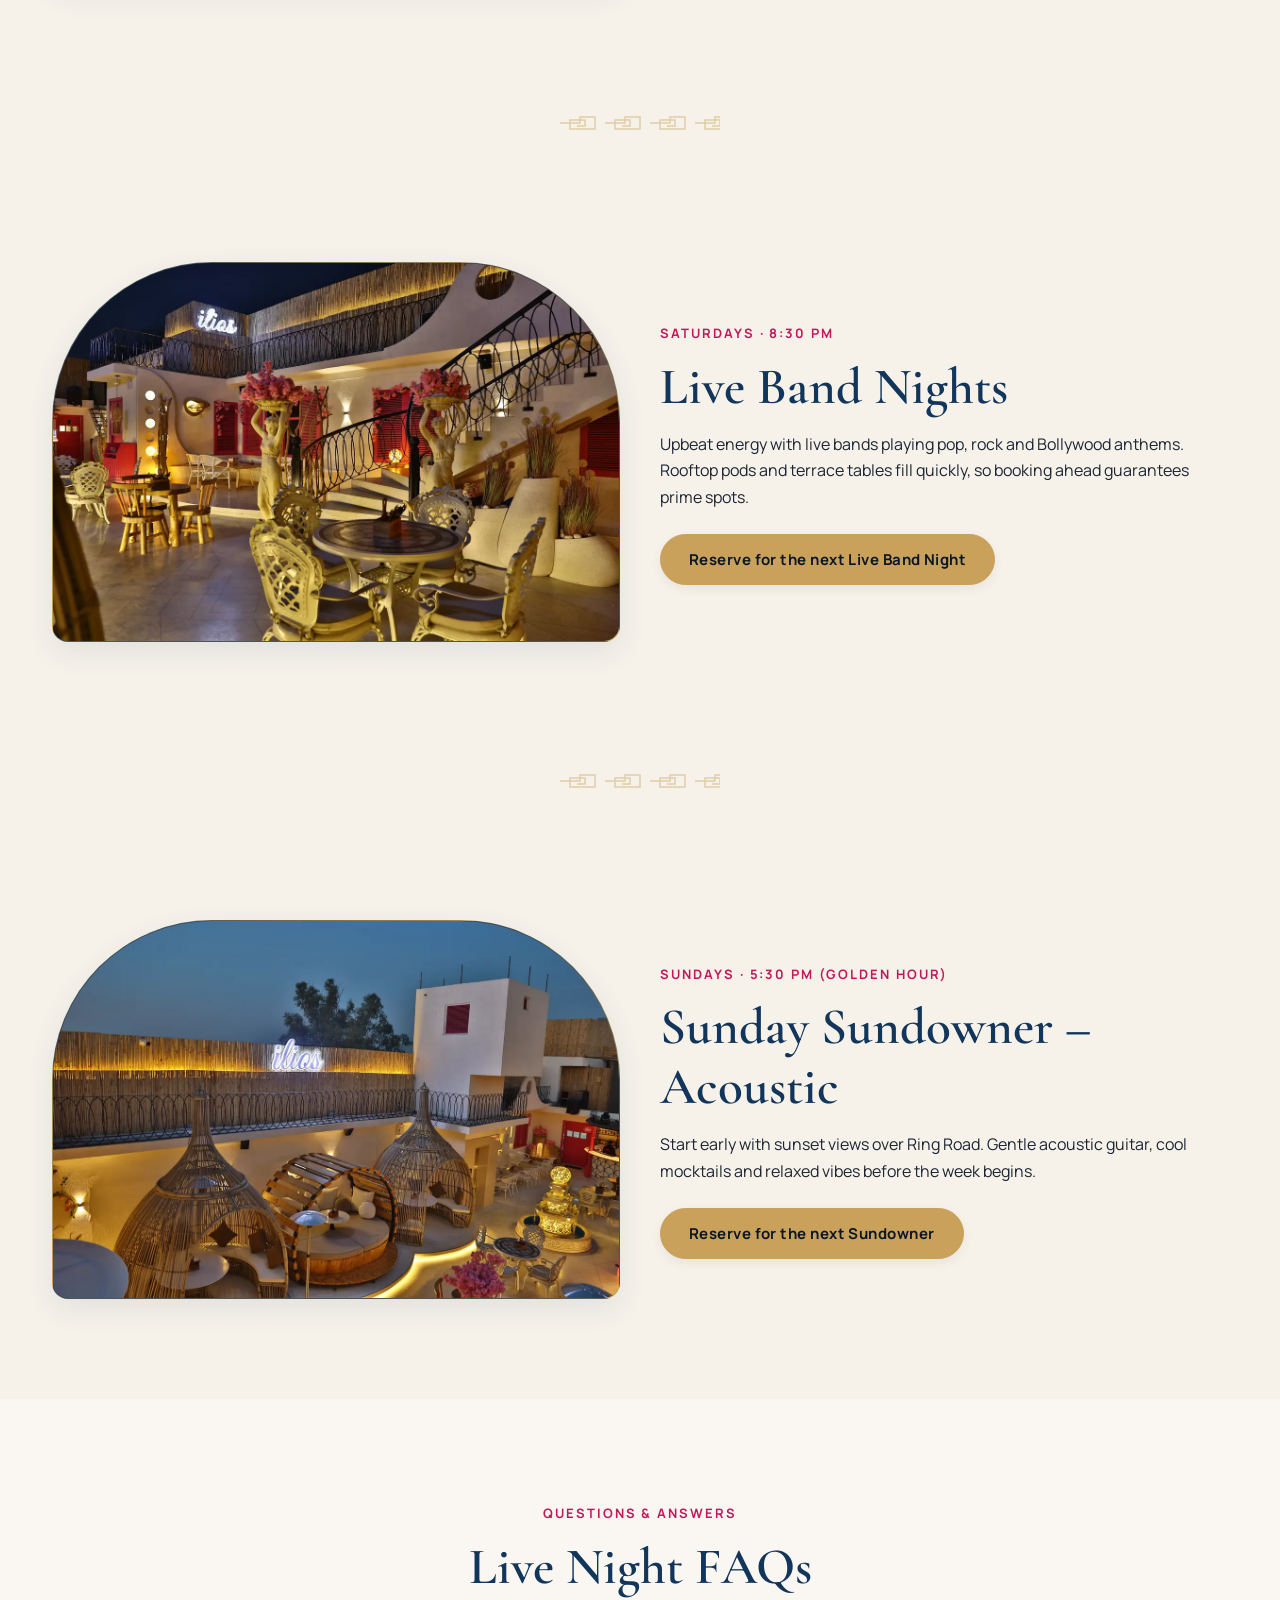
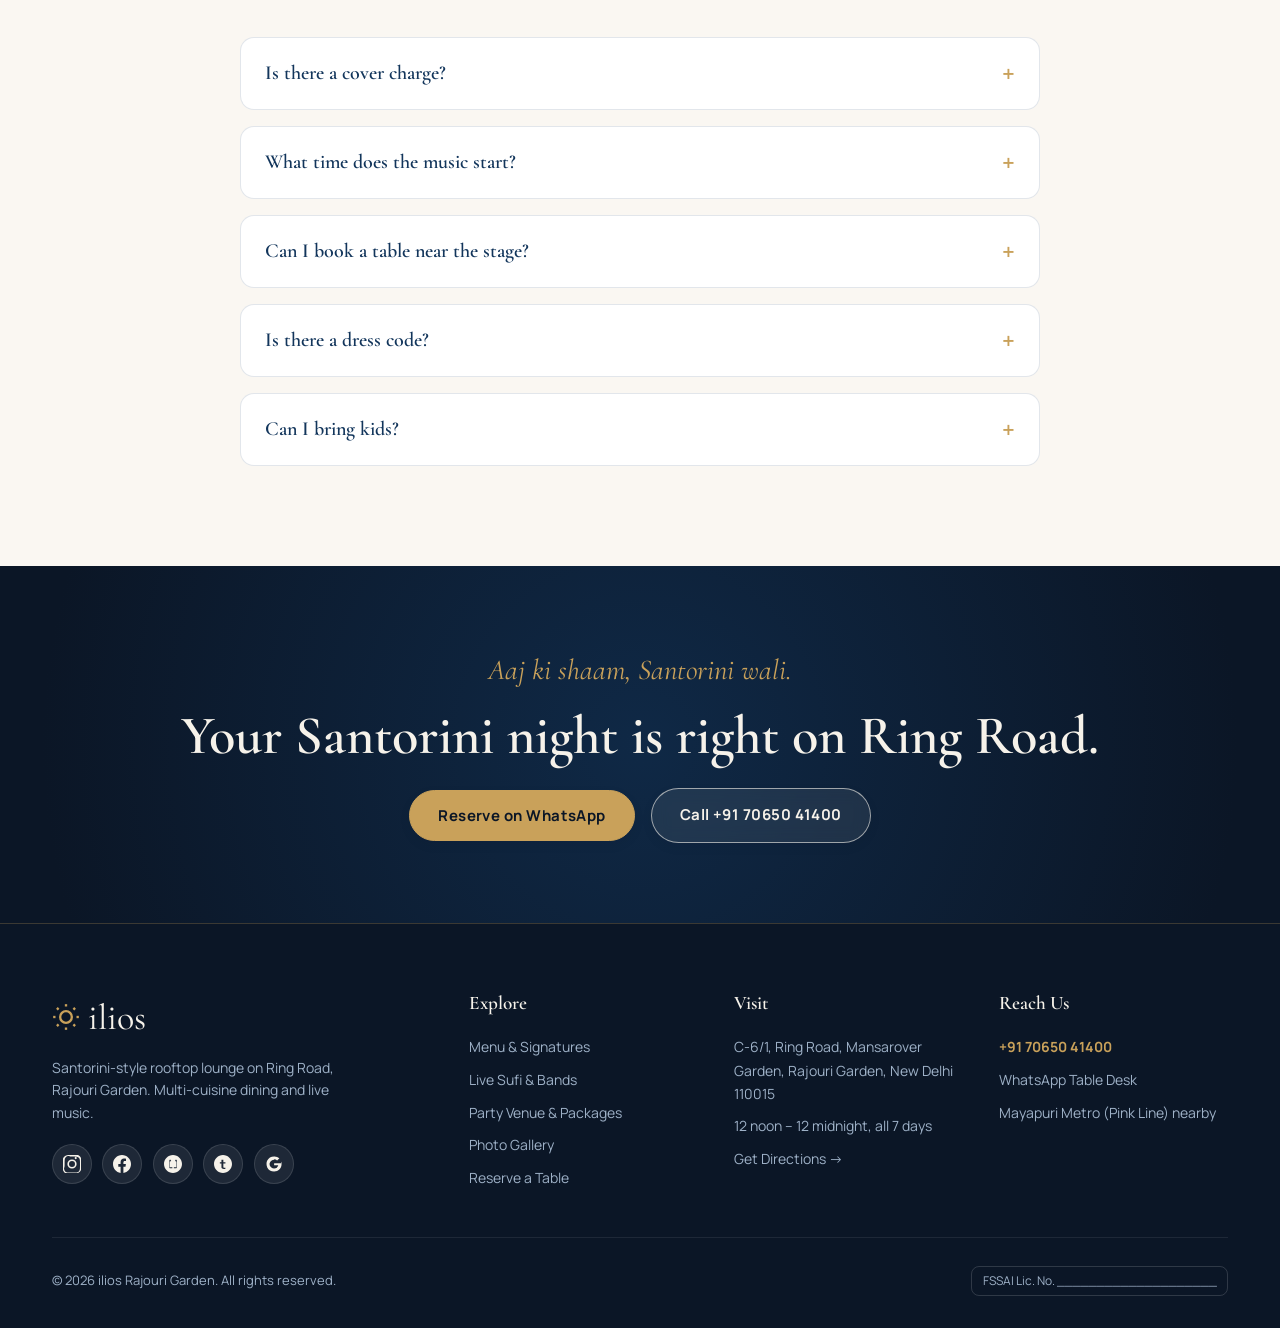
<file: live-nights.html>
<!DOCTYPE html>
<html lang="en-IN" class="no-js">
<head>
  <meta charset="UTF-8">
  <meta name="viewport" content="width=device-width, initial-scale=1.0, viewport-fit=cover">
  <meta http-equiv="X-UA-Compatible" content="IE=edge">

  <title>Live Sufi &amp; Band Nights in Rajouri Garden | Cocoon Seating – ilios</title>
  <meta name="description" content="Sufi nights, live bands and Sunday acoustic sundowners at ilios rooftop lounge, Rajouri Garden. Wicker cocoon pods, pink shutters and WhatsApp bookings.">
  <meta name="keywords" content="cocoon seating rooftop Rajouri Garden, Sufi night Rajouri Garden, live music restaurant West Delhi, live band Rajouri Garden, acoustic sundowner Delhi, nightlife Ring Road Delhi">
  <link rel="canonical" href="https://iliosdelhi.com/live-nights">

  <!-- Open Graph -->
  <meta property="og:type" content="website">
  <meta property="og:title" content="Live Sufi &amp; Band Nights | ilios Rajouri Garden">
  <meta property="og:description" content="Weekly live music calendar: Sufi Fridays, Saturday live bands and Sunday sundowners.">
  <meta property="og:image" content="/assets/img/og-image.webp">
  <meta property="og:url" content="https://iliosdelhi.com/live-nights">

  <!-- Twitter Card -->
  <meta name="twitter:card" content="summary_large_image">
  <meta name="twitter:title" content="Live Sufi &amp; Band Nights | ilios Rajouri Garden">
  <meta name="twitter:description" content="Weekly live music calendar: Sufi Fridays, Saturday live bands and Sunday sundowners.">
  <meta name="twitter:image" content="/assets/img/og-image.webp">

  <meta name="theme-color" content="#0B1626">

  <link rel="preconnect" href="https://fonts.googleapis.com">
  <link rel="preconnect" href="https://fonts.gstatic.com" crossorigin>
  <link href="https://fonts.googleapis.com/css2?family=Cormorant+Garamond:ital,wght@0,500;0,600;0,700;1,500&family=Manrope:wght@400;500;600;700&display=swap" rel="stylesheet">
  <link rel="stylesheet" href="/assets/styles.css">

  <!-- Breadcrumb & FAQPage Schema -->
  <script type="application/ld+json">
  {
    "@context": "https://schema.org",
    "@graph": [
      {
        "@type": "BreadcrumbList",
        "itemListElement": [
          {
            "@type": "ListItem",
            "position": 1,
            "name": "Home",
            "item": "https://iliosdelhi.com/"
          },
          {
            "@type": "ListItem",
            "position": 2,
            "name": "Live Nights",
            "item": "https://iliosdelhi.com/live-nights"
          }
        ]
      },
      {
        "@type": "FAQPage",
        "mainEntity": [
          {
            "@type": "Question",
            "name": "Is there a cover charge for live nights?",
            "acceptedAnswer": {
              "@type": "Answer",
              "text": "Cover charges may apply on select Friday and Saturday nights depending on the performing artist. Our team will confirm exact details when you reserve on WhatsApp."
            }
          },
          {
            "@type": "Question",
            "name": "What time does the music start?",
            "acceptedAnswer": {
              "@type": "Answer",
              "text": "Evening gigs start around 8:30 PM onwards on Wednesdays, Fridays, and Saturdays. The Sunday Sundowner begins earlier during golden hour around 5:30 PM."
            }
          },
          {
            "@type": "Question",
            "name": "Can I book a table near the stage?",
            "acceptedAnswer": {
              "@type": "Answer",
              "text": "Yes, you can preselect Stage-Side VIP seating directly on our reserve page. We recommend booking at least 24 hours in advance for weekend gigs."
            }
          },
          {
            "@type": "Question",
            "name": "Is there a dress code?",
            "acceptedAnswer": {
              "@type": "Answer",
              "text": "Smart casual attire is recommended for our evening lounge and live music sessions."
            }
          },
          {
            "@type": "Question",
            "name": "Can I bring kids?",
            "acceptedAnswer": {
              "@type": "Answer",
              "text": "Families with children are warmly welcomed during day dining and early evening sessions. Later weekend nights tend to be livelier with adult crowds."
            }
          }
        ]
      }
    ]
  }
  </script>

  <script src="/assets/data.js" defer></script>
  <script src="/assets/main.js" defer></script>
</head>
<body>
  <a href="#main" class="skip-link">Skip to main content</a>

  <!-- Shared Navbar (Solid from Start) -->
  <header class="site-nav site-nav--solid" id="main-nav">
    <div class="container nav-container">
      <a href="/" class="brand-logo" aria-label="ilios homepage">
        <svg class="sun-icon" viewBox="0 0 24 24" fill="none" stroke="currentColor" stroke-width="2" stroke-linecap="round" stroke-linejoin="round" aria-hidden="true">
          <circle cx="12" cy="12" r="5"></circle>
          <line x1="12" y1="1" x2="12" y2="3"></line>
          <line x1="12" y1="21" x2="12" y2="23"></line>
          <line x1="4.22" y1="4.22" x2="5.64" y2="5.64"></line>
          <line x1="18.36" y1="18.36" x2="19.78" y2="19.78"></line>
          <line x1="1" y1="12" x2="3" y2="12"></line>
          <line x1="21" y1="12" x2="23" y2="12"></line>
          <line x1="4.22" y1="19.78" x2="5.64" y2="18.36"></line>
          <line x1="18.36" y1="5.64" x2="19.78" y2="4.22"></line>
        </svg>
        <span>ilios</span>
      </a>

      <!-- Desktop Links -->
      <ul class="nav-links">
        <li class="nav-item has-dropdown">
          <a href="/menu" class="nav-link">Menu</a>
          <button type="button" class="nav-dropdown-toggle" aria-expanded="false" aria-label="Toggle Menu dropdown">
            <svg viewBox="0 0 24 24" fill="none" stroke="currentColor" stroke-width="2.5"><path d="m6 9 6 6 6-6"/></svg>
          </button>
          <ul class="nav-dropdown-menu">
            <li class="nav-dropdown-item"><a href="/menu#signature">Signature Dishes</a></li>
            <li class="nav-dropdown-item"><a href="/menu#small-plates">Small Plates</a></li>
            <li class="nav-dropdown-item"><a href="/menu#mains">Mains</a></li>
            <li class="nav-dropdown-item"><a href="/menu#pizza-pasta">Pizza &amp; Pasta</a></li>
            <li class="nav-dropdown-item"><a href="/menu#shakes">Shakes &amp; Mocktails</a></li>
          </ul>
        </li>
        <li class="nav-item has-dropdown">
          <a href="/live-nights" class="nav-link" aria-current="page">Live Nights</a>
          <button type="button" class="nav-dropdown-toggle" aria-expanded="false" aria-label="Toggle Live Nights dropdown">
            <svg viewBox="0 0 24 24" fill="none" stroke="currentColor" stroke-width="2.5"><path d="m6 9 6 6 6-6"/></svg>
          </button>
          <ul class="nav-dropdown-menu">
            <li class="nav-dropdown-item"><a href="/live-nights#this-week">This Week</a></li>
            <li class="nav-dropdown-item"><a href="/live-nights#sufi">Sufi Nights</a></li>
            <li class="nav-dropdown-item"><a href="/live-nights#live-band">Live Band Nights</a></li>
            <li class="nav-dropdown-item"><a href="/live-nights#sundowner">Sunday Sundowner</a></li>
          </ul>
        </li>
        <li class="nav-item has-dropdown">
          <a href="/parties" class="nav-link">Parties</a>
          <button type="button" class="nav-dropdown-toggle" aria-expanded="false" aria-label="Toggle Parties dropdown">
            <svg viewBox="0 0 24 24" fill="none" stroke="currentColor" stroke-width="2.5"><path d="m6 9 6 6 6-6"/></svg>
          </button>
          <ul class="nav-dropdown-menu">
            <li class="nav-dropdown-item"><a href="/parties#birthdays">Birthdays</a></li>
            <li class="nav-dropdown-item"><a href="/parties#corporate">Corporate Parties</a></li>
            <li class="nav-dropdown-item"><a href="/parties#celebrations">Anniversaries</a></li>
            <li class="nav-dropdown-item"><a href="/parties#kitty">Kitty Parties</a></li>
            <li class="nav-dropdown-item"><a href="/parties#packages">Packages</a></li>
            <li class="nav-dropdown-item"><a href="/parties#enquire">Get a Party Quote</a></li>
          </ul>
        </li>
        <li class="nav-item">
          <a href="/gallery" class="nav-link">Gallery</a>
        </li>
        <li class="nav-item has-dropdown">
          <a href="/visit" class="nav-link">Visit</a>
          <button type="button" class="nav-dropdown-toggle" aria-expanded="false" aria-label="Toggle Visit dropdown">
            <svg viewBox="0 0 24 24" fill="none" stroke="currentColor" stroke-width="2.5"><path d="m6 9 6 6 6-6"/></svg>
          </button>
          <ul class="nav-dropdown-menu">
            <li class="nav-dropdown-item"><a href="/visit#directions">Directions &amp; Timings</a></li>
            <li class="nav-dropdown-item"><a href="/visit#story">Our Story</a></li>
            <li class="nav-dropdown-item"><a href="/visit#reviews">Reviews</a></li>
            <li class="nav-dropdown-item"><a href="/visit#locations">Other Locations</a></li>
          </ul>
        </li>
      </ul>

      <div class="nav-cta-wrap">
        <a href="/reserve" class="btn btn-primary nav-reserve-btn">Reserve</a>
        <button type="button" class="menu-toggle" id="menu-toggle-btn" aria-label="Open navigation menu" aria-expanded="false">
          <span class="menu-bar"></span>
          <span class="menu-bar"></span>
          <span class="menu-bar"></span>
        </button>
      </div>
    </div>
  </header>

  <!-- Mobile Overlay -->
  <div class="mobile-overlay" id="mobile-nav-overlay" aria-hidden="true">
    <div class="mobile-overlay-header">
      <a href="/" class="brand-logo" aria-label="ilios homepage">
        <svg class="sun-icon" viewBox="0 0 24 24" fill="none" stroke="currentColor" stroke-width="2" stroke-linecap="round" stroke-linejoin="round" aria-hidden="true">
          <circle cx="12" cy="12" r="5"></circle>
          <line x1="12" y1="1" x2="12" y2="3"></line>
          <line x1="12" y1="21" x2="12" y2="23"></line>
          <line x1="4.22" y1="4.22" x2="5.64" y2="5.64"></line>
          <line x1="18.36" y1="18.36" x2="19.78" y2="19.78"></line>
          <line x1="1" y1="12" x2="3" y2="12"></line>
          <line x1="21" y1="12" x2="23" y2="12"></line>
          <line x1="4.22" y1="19.78" x2="5.64" y2="18.36"></line>
          <line x1="18.36" y1="5.64" x2="19.78" y2="4.22"></line>
        </svg>
        <span>ilios</span>
      </a>
      <button type="button" class="mobile-overlay-close" id="mobile-overlay-close-btn" aria-label="Close menu">
        <svg width="24" height="24" viewBox="0 0 24 24" fill="none" stroke="currentColor" stroke-width="2" stroke-linecap="round" stroke-linejoin="round">
          <line x1="18" y1="6" x2="6" y2="18"></line>
          <line x1="6" y1="6" x2="18" y2="18"></line>
        </svg>
      </button>
    </div>
    <ul class="mobile-accordion-list">
      <li>
        <button type="button" class="mobile-accordion-header">
          <span>Menu</span>
          <span>+</span>
        </button>
        <ul class="mobile-accordion-panel">
          <li><a href="/menu#signature" class="mobile-sublink">Signature Dishes</a></li>
          <li><a href="/menu#small-plates" class="mobile-sublink">Small Plates</a></li>
          <li><a href="/menu#mains" class="mobile-sublink">Mains</a></li>
          <li><a href="/menu#pizza-pasta" class="mobile-sublink">Pizza &amp; Pasta</a></li>
          <li><a href="/menu#shakes" class="mobile-sublink">Shakes &amp; Mocktails</a></li>
        </ul>
      </li>
      <li>
        <button type="button" class="mobile-accordion-header">
          <span>Live Nights</span>
          <span>+</span>
        </button>
        <ul class="mobile-accordion-panel">
          <li><a href="/live-nights#this-week" class="mobile-sublink">This Week</a></li>
          <li><a href="/live-nights#sufi" class="mobile-sublink">Sufi Nights</a></li>
          <li><a href="/live-nights#live-band" class="mobile-sublink">Live Band Nights</a></li>
          <li><a href="/live-nights#sundowner" class="mobile-sublink">Sunday Sundowner</a></li>
        </ul>
      </li>
      <li>
        <button type="button" class="mobile-accordion-header">
          <span>Parties</span>
          <span>+</span>
        </button>
        <ul class="mobile-accordion-panel">
          <li><a href="/parties#birthdays" class="mobile-sublink">Birthdays</a></li>
          <li><a href="/parties#corporate" class="mobile-sublink">Corporate Parties</a></li>
          <li><a href="/parties#celebrations" class="mobile-sublink">Anniversaries</a></li>
          <li><a href="/parties#kitty" class="mobile-sublink">Kitty Parties</a></li>
          <li><a href="/parties#packages" class="mobile-sublink">Packages</a></li>
          <li><a href="/parties#enquire" class="mobile-sublink">Get a Party Quote</a></li>
        </ul>
      </li>
      <li>
        <a href="/gallery" class="mobile-accordion-header" style="text-decoration:none;">
          <span>Gallery</span>
          <span>→</span>
        </a>
      </li>
      <li>
        <button type="button" class="mobile-accordion-header">
          <span>Visit</span>
          <span>+</span>
        </button>
        <ul class="mobile-accordion-panel">
          <li><a href="/visit#directions" class="mobile-sublink">Directions &amp; Timings</a></li>
          <li><a href="/visit#story" class="mobile-sublink">Our Story</a></li>
          <li><a href="/visit#reviews" class="mobile-sublink">Reviews</a></li>
          <li><a href="/visit#locations" class="mobile-sublink">Other Locations</a></li>
        </ul>
      </li>
    </ul>

    <div class="mobile-overlay-actions">
      <a href="/reserve" class="btn btn-primary" style="width:100%;">Reserve a Table</a>
      <div class="mobile-icon-row">
        <a href="https://wa.me/917065041400" target="_blank" rel="noopener noreferrer" class="mobile-icon-btn">WhatsApp</a>
        <a href="tel:+917065041400" class="mobile-icon-btn">Call</a>
        <a href="https://www.google.com/maps/dir/?api=1&destination=ilios+C-6/1+Ring+Rd+Mansarover+Garden+New+Delhi" target="_blank" rel="noopener noreferrer" class="mobile-icon-btn">Directions</a>
      </div>
    </div>
  </div>

  <main id="main">
    <!-- Banner -->
    <header class="page-banner">
      <div class="page-banner-bg">
        <img src="/assets/img/banner-live-nights.webp" 
             srcset="/assets/img/banner-live-nights-800.webp 800w, /assets/img/banner-live-nights.webp 1600w" 
             sizes="100vw"
             alt="Live night ambiance and illuminated seating at ilios rooftop" 
             width="1600" height="700" 
             loading="eager"
             decoding="async">
      </div>
      <div class="page-banner-overlay"></div>
      <div class="page-banner-content">
        <nav class="breadcrumb" aria-label="Breadcrumb">
          <a href="/">Home</a> / <span>Live Nights</span>
        </nav>
        <h1 class="page-banner-title">Live nights at ilios</h1>
        <p class="page-banner-subtext">Acoustic strings, soulful Sufi and live bands on Ring Road.</p>
      </div>
    </header>

    <!-- Upcoming Events Grid (This Week & Coming Up) -->
    <section class="section-pad live-nights-bg" id="this-week">
      <div class="container">
        <div class="section-head reveal">
          <span class="eyebrow eyebrow--night">Schedule</span>
          <h2 class="section-title section-title--night">Upcoming Live Gigs</h2>
          <!-- CONFIRM: Schedule -->
          <p class="section-subtitle section-subtitle--night">Real dates calculated for this week in Delhi. Reserve your spot before tables fill up.</p>
        </div>

        <!-- Rendered dynamically by JS from getUpcomingEvents(4) -->
        <div class="live-events-grid" id="live-events-container">
          <!-- Fallback Cards for zero-JS -->
          <article class="event-card reveal">
            <span class="event-badge">Midweek</span>
            <div class="event-date-box">
              <span class="event-day">Wednesday</span>
              <div class="event-calendar-date">Wednesdays</div>
            </div>
            <h3 class="event-title">Bollywood Unplugged</h3>
            <p class="event-genre">Retro and melodic Bollywood hits</p>
            <div class="event-time">8:30 PM onwards</div>
            <button type="button" class="btn btn-primary event-cta" onclick="openWhatsApp('live_night', { eventName: 'Bollywood Unplugged', dateStr: 'Wednesday', time: '8:30 PM' }, 'Live Nights Page')">
              Reserve for this night
            </button>
          </article>
          <article class="event-card reveal">
            <span class="event-badge event-badge--tonight">Most Popular</span>
            <div class="event-date-box">
              <span class="event-day">Friday</span>
              <div class="event-calendar-date">Fridays</div>
            </div>
            <h3 class="event-title">Sufi Night</h3>
            <p class="event-genre">Sufi and ghazal fusion</p>
            <div class="event-time">8:30 PM onwards</div>
            <button type="button" class="btn btn-primary event-cta" onclick="openWhatsApp('live_night', { eventName: 'Sufi Night', dateStr: 'Friday', time: '8:30 PM' }, 'Live Nights Page')">
              Reserve for this night
            </button>
          </article>
          <article class="event-card reveal">
            <span class="event-badge">Weekend</span>
            <div class="event-date-box">
              <span class="event-day">Saturday</span>
              <div class="event-calendar-date">Saturdays</div>
            </div>
            <h3 class="event-title">Live Band Night</h3>
            <p class="event-genre">Pop, rock and Bollywood</p>
            <div class="event-time">8:30 PM onwards</div>
            <button type="button" class="btn btn-primary event-cta" onclick="openWhatsApp('live_night', { eventName: 'Live Band Night', dateStr: 'Saturday', time: '8:30 PM' }, 'Live Nights Page')">
              Reserve for this night
            </button>
          </article>
          <article class="event-card reveal">
            <span class="event-badge">Rooftop</span>
            <div class="event-date-box">
              <span class="event-day">Sunday</span>
              <div class="event-calendar-date">Sundays</div>
            </div>
            <h3 class="event-title">Sunday Sundowner – Acoustic</h3>
            <p class="event-genre">Golden hour chill and unplugged</p>
            <div class="event-time">5:30 PM onwards</div>
            <button type="button" class="btn btn-primary event-cta" onclick="openWhatsApp('live_night', { eventName: 'Sunday Sundowner', dateStr: 'Sunday', time: '5:30 PM' }, 'Live Nights Page')">
              Reserve for this night
            </button>
          </article>
        </div>

        <div style="text-align: center; margin-top: 2rem;" class="reveal">
          <p style="color: var(--text-light-muted); font-size: 0.85rem;">
            *Line-ups can change. We'll confirm the performing artist on WhatsApp when you book.
          </p>
        </div>
      </div>
    </section>

    <!-- Genre Highlights: Sufi, Live Band, Sundowner -->
    <section class="section-pad" id="sufi">
      <div class="container">
        <div style="display:grid; grid-template-columns:repeat(auto-fit, minmax(280px, 1fr)); gap:2.5rem; align-items:center;">
          <div class="img-frame arch-frame reveal">
            <img src="/assets/img/gallery-02-rooftop-night.webp" alt="Night lights and illuminated pods during Sufi night at ilios" width="700" height="500" loading="lazy" decoding="async">
          </div>
          <div class="reveal">
            <span class="eyebrow">Fridays · 8:30 PM</span>
            <h2 class="section-title">Sufi Nights</h2>
            <p style="color:var(--text-dark); margin-bottom:1.5rem; line-height:1.65;">
              Soulful melodies and ghazal fusion among white walls, pink shutters, wicker pods and warm lights. Our Friday Sufi sessions are our most popular weekly event, drawing friends and couples from across West Delhi.
            </p>
            <button type="button" class="btn btn-primary" onclick="openWhatsApp('live_night', { eventName: 'Sufi Night', dateStr: 'Friday', time: '8:30 PM' }, 'Sufi Section')">
              Reserve for the next Sufi Night
            </button>
          </div>
        </div>
      </div>
    </section>

    <div class="greek-divider"><svg viewBox="0 0 160 14"><path d="M0,7 H20 V1 H35 V13 H10 V4 H25 V10 H17 M45,7 H65 V1 H80 V13 H55 V4 H70 V10 H62 M90,7 H110 V1 H125 V13 H100 V4 H115 V10 H107 M135,7 H155 V1 H170 V13 H145 V4 H160 V10 H152"/></svg></div>

    <section class="section-pad" id="live-band">
      <div class="container">
        <div style="display:grid; grid-template-columns:repeat(auto-fit, minmax(280px, 1fr)); gap:2.5rem; align-items:center;">
          <div class="reveal" style="order:2;">
            <span class="eyebrow">Saturdays · 8:30 PM</span>
            <h2 class="section-title">Live Band Nights</h2>
            <p style="color:var(--text-dark); margin-bottom:1.5rem; line-height:1.65;">
              Upbeat energy with live bands playing pop, rock and Bollywood anthems. Rooftop pods and terrace tables fill quickly, so booking ahead guarantees prime spots.
            </p>
            <button type="button" class="btn btn-primary" onclick="openWhatsApp('live_night', { eventName: 'Live Band Night', dateStr: 'Saturday', time: '8:30 PM' }, 'Band Section')">
              Reserve for the next Live Band Night
            </button>
          </div>
          <div class="img-frame arch-frame reveal" style="order:1;">
            <img src="/assets/img/gallery-09-staircase-night.webp" alt="Night rooftop vibe at ilios during live gigs" width="700" height="500" loading="lazy" decoding="async">
          </div>
        </div>
      </div>
    </section>

    <div class="greek-divider"><svg viewBox="0 0 160 14"><path d="M0,7 H20 V1 H35 V13 H10 V4 H25 V10 H17 M45,7 H65 V1 H80 V13 H55 V4 H70 V10 H62 M90,7 H110 V1 H125 V13 H100 V4 H115 V10 H107 M135,7 H155 V1 H170 V13 H145 V4 H160 V10 H152"/></svg></div>

    <section class="section-pad" id="sundowner">
      <div class="container">
        <div style="display:grid; grid-template-columns:repeat(auto-fit, minmax(280px, 1fr)); gap:2.5rem; align-items:center;">
          <div class="img-frame arch-frame reveal">
            <img src="/assets/img/gallery-03-pods-courtyard-evening.webp" alt="Sunday evening sundowner on the ilios rooftop" width="700" height="500" loading="lazy" decoding="async">
          </div>
          <div class="reveal">
            <span class="eyebrow">Sundays · 5:30 PM (Golden Hour)</span>
            <h2 class="section-title">Sunday Sundowner – Acoustic</h2>
            <p style="color:var(--text-dark); margin-bottom:1.5rem; line-height:1.65;">
              Start early with sunset views over Ring Road. Gentle acoustic guitar, cool mocktails and relaxed vibes before the week begins.
            </p>
            <button type="button" class="btn btn-primary" onclick="openWhatsApp('live_night', { eventName: 'Sunday Sundowner', dateStr: 'Sunday', time: '5:30 PM' }, 'Sundowner Section')">
              Reserve for the next Sundowner
            </button>
          </div>
        </div>
      </div>
    </section>

    <!-- FAQ Accordion -->
    <section class="section-pad" style="background-color:var(--chalk-pure);" id="faq">
      <div class="container">
        <div class="section-head reveal">
          <span class="eyebrow">Questions &amp; Answers</span>
          <h2 class="section-title">Live Night FAQs</h2>
        </div>

        <div class="faq-list reveal">
          <!-- Q1 -->
          <div class="faq-item">
            <button type="button" class="faq-question" aria-expanded="false">
              <span>Is there a cover charge?</span>
              <span class="faq-icon">+</span>
            </button>
            <div class="faq-answer">
              <!-- CONFIRM: Cover charge policy -->
              Cover charges may apply on select Friday and Saturday nights depending on the performing artist. Our team will confirm exact details when you reserve on WhatsApp.
            </div>
          </div>
          <!-- Q2 -->
          <div class="faq-item">
            <button type="button" class="faq-question" aria-expanded="false">
              <span>What time does the music start?</span>
              <span class="faq-icon">+</span>
            </button>
            <div class="faq-answer">
              Evening performances begin around 8:30 PM on Wednesdays, Fridays and Saturdays. Sunday sundowners start during golden hour around 5:30 PM.
            </div>
          </div>
          <!-- Q3 -->
          <div class="faq-item">
            <button type="button" class="faq-question" aria-expanded="false">
              <span>Can I book a table near the stage?</span>
              <span class="faq-icon">+</span>
            </button>
            <div class="faq-answer">
              Yes, you can choose Stage-Side seating on our reservation form. We recommend reserving at least 24 hours in advance for weekends.
            </div>
          </div>
          <!-- Q4 -->
          <div class="faq-item">
            <button type="button" class="faq-question" aria-expanded="false">
              <span>Is there a dress code?</span>
              <span class="faq-icon">+</span>
            </button>
            <div class="faq-answer">
              <!-- CONFIRM: Dress code -->
              Smart casual attire is recommended for our evening lounge and live music sessions.
            </div>
          </div>
          <!-- Q5 -->
          <div class="faq-item">
            <button type="button" class="faq-question" aria-expanded="false">
              <span>Can I bring kids?</span>
              <span class="faq-icon">+</span>
            </button>
            <div class="faq-answer">
              <!-- CONFIRM: Kids policy -->
              Families with children are warmly welcomed during day dining and early evening sessions. Later weekend nights tend to be livelier with adult crowds.
            </div>
          </div>
        </div>
      </div>
    </section>
  </main>

  <!-- Closing CTA Band -->
  <section class="cta-band">
    <div class="container reveal">
      <span class="cta-band-hindi">Aaj ki shaam, Santorini wali.</span>
      <h2 class="cta-band-title">Your Santorini night is right on Ring Road.</h2>
      <div class="cta-band-buttons">
        <button type="button" class="btn btn-primary" onclick="openWhatsApp('quick', {}, 'live_cta')">
          Reserve on WhatsApp
        </button>
        <a href="tel:+917065041400" class="btn btn-outline-light" data-source="live_cta">
          Call +91 70650 41400
        </a>
      </div>
    </div>
  </section>

  <!-- Footer -->
  <footer class="site-footer">
    <div class="container">
      <div class="footer-top-grid">
        <div>
          <div class="footer-brand-title">
            <svg style="width: 28px; height: 28px; color: var(--sun);" viewBox="0 0 24 24" fill="none" stroke="currentColor" stroke-width="2" aria-hidden="true">
              <circle cx="12" cy="12" r="5"></circle>
              <line x1="12" y1="1" x2="12" y2="3"></line>
              <line x1="12" y1="21" x2="12" y2="23"></line>
              <line x1="4.22" y1="4.22" x2="5.64" y2="5.64"></line>
              <line x1="18.36" y1="18.36" x2="19.78" y2="19.78"></line>
              <line x1="1" y1="12" x2="3" y2="12"></line>
              <line x1="21" y1="12" x2="23" y2="12"></line>
              <line x1="4.22" y1="19.78" x2="5.64" y2="18.36"></line>
              <line x1="18.36" y1="5.64" x2="19.78" y2="4.22"></line>
            </svg>
            <span>ilios</span>
          </div>
          <p class="footer-desc">
            Santorini-style rooftop lounge on Ring Road, Rajouri Garden. Multi-cuisine dining and live music.
          </p>
          <div class="footer-social-row"></div>
        </div>

        <div>
          <h4 class="footer-heading">Explore</h4>
          <ul class="footer-links-list">
            <li><a href="/menu">Menu &amp; Signatures</a></li>
            <li><a href="/live-nights">Live Sufi &amp; Bands</a></li>
            <li><a href="/parties">Party Venue &amp; Packages</a></li>
            <li><a href="/gallery">Photo Gallery</a></li>
            <li><a href="/reserve">Reserve a Table</a></li>
          </ul>
        </div>

        <div>
          <h4 class="footer-heading">Visit</h4>
          <ul class="footer-links-list">
            <li>C-6/1, Ring Road, Mansarover Garden, Rajouri Garden, New Delhi 110015</li>
            <li>12 noon – 12 midnight, all 7 days</li>
            <li><a href="https://www.google.com/maps/dir/?api=1&destination=ilios+C-6/1+Ring+Rd+Mansarover+Garden+New+Delhi" target="_blank" rel="noopener noreferrer" class="directions-link" data-source="footer">Get Directions →</a></li>
          </ul>
        </div>

        <div>
          <h4 class="footer-heading">Reach Us</h4>
          <ul class="footer-links-list">
            <li><a href="tel:+917065041400" style="color:var(--sun); font-weight:700;" data-source="footer">+91 70650 41400</a></li>
            <li><a href="javascript:void(0)" onclick="openWhatsApp('quick', {}, 'footer')">WhatsApp Table Desk</a></li>
            <li>Mayapuri Metro (Pink Line) nearby</li>
          </ul>
        </div>
      </div>

      <div class="footer-bottom">
        <div>
          &copy; <span class="current-year">2026</span> ilios Rajouri Garden. All rights reserved.
        </div>
        <div>
          <span class="fssai-box">FSSAI Lic. No. ____________________</span>
        </div>
      </div>
    </div>
  </footer>

  <!-- Mobile Sticky Bar -->
  <aside class="mobile-bottom-bar" aria-label="Mobile quick actions">
    <button type="button" class="mobile-bottom-btn mobile-bottom-btn--wa" onclick="openWhatsApp('quick', {}, 'sticky_bar')">
      <span>WhatsApp</span>
    </button>
    <a href="tel:+917065041400" class="mobile-bottom-btn mobile-bottom-btn--call" data-source="sticky_bar">
      <span>Call</span>
    </a>
  </aside>
</body>
</html>
</file>
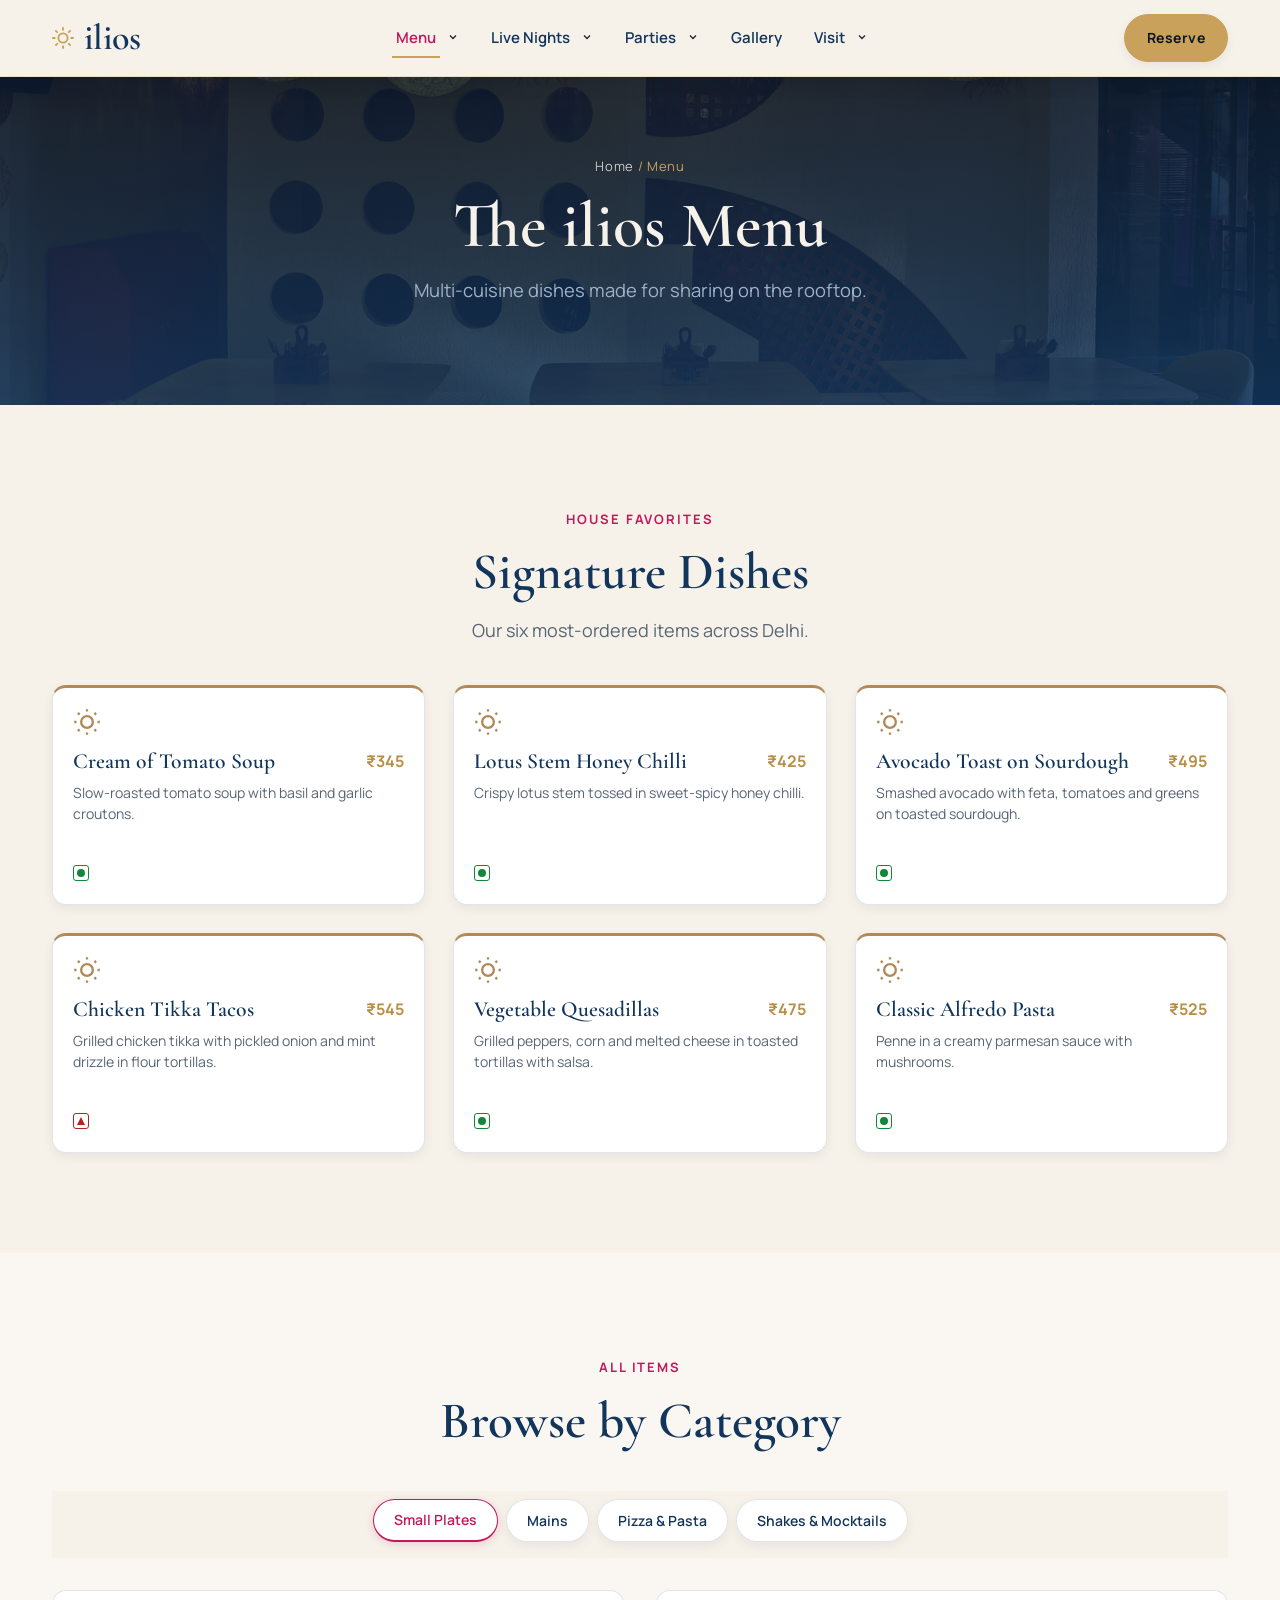
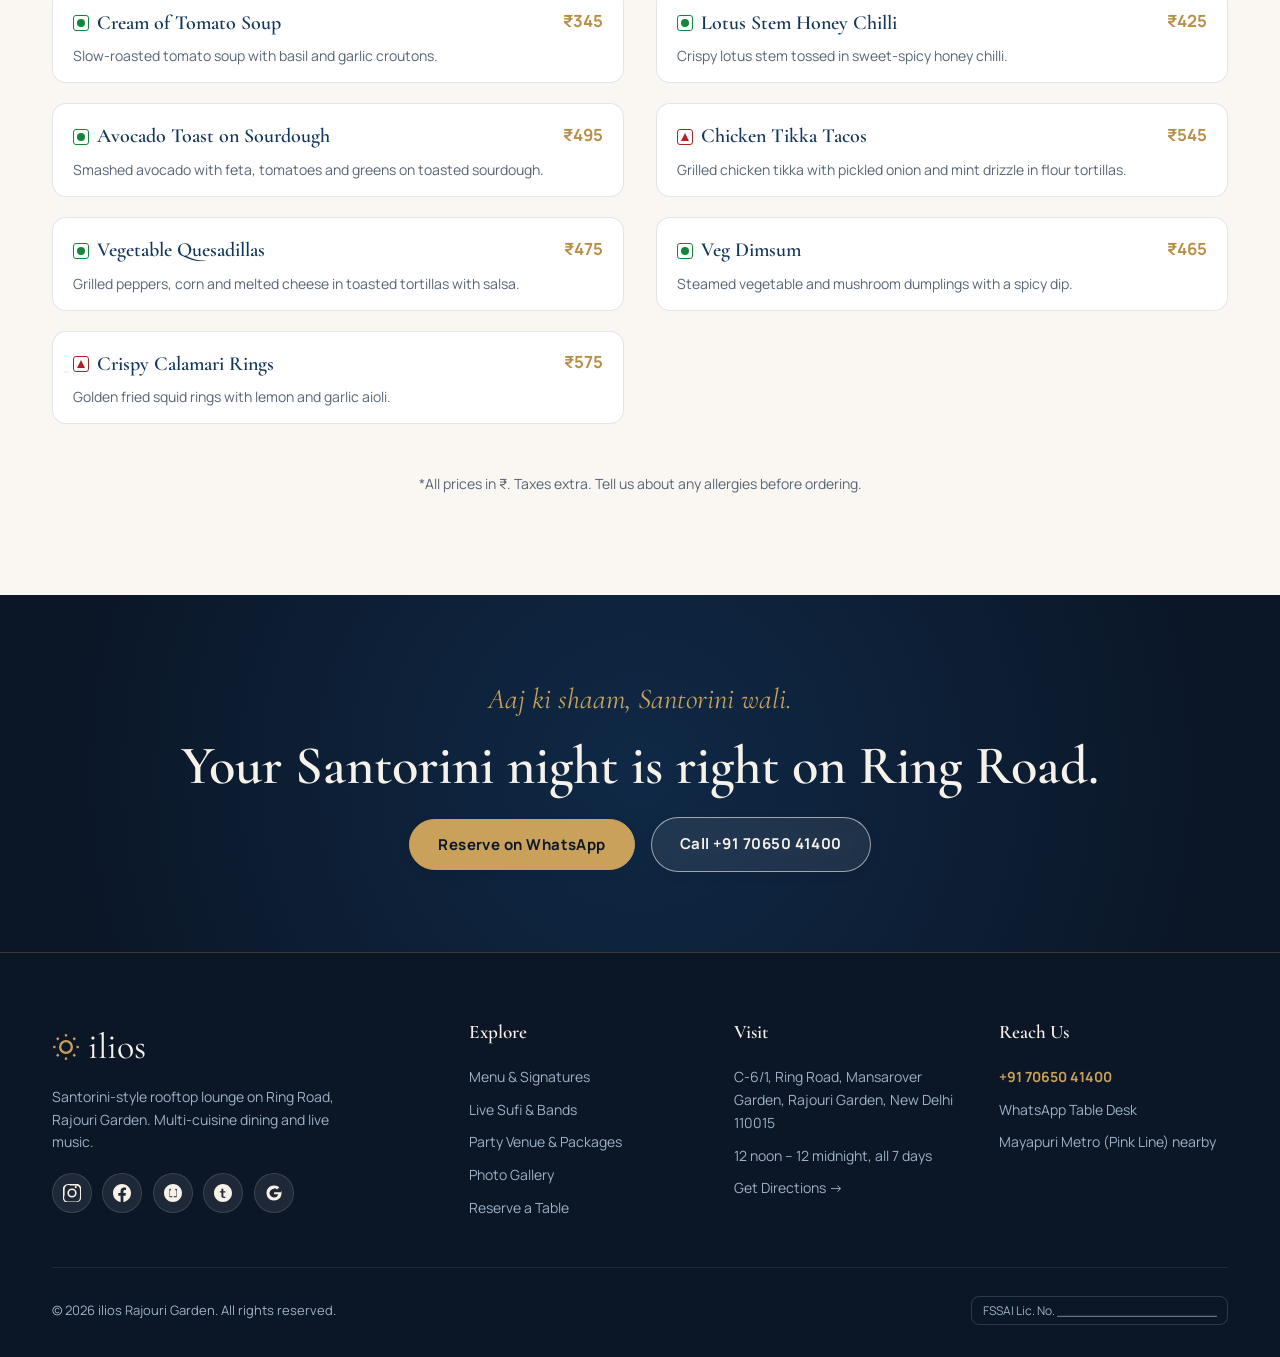
<file: menu.html>
<!DOCTYPE html>
<html lang="en-IN" class="no-js">
<head>
  <meta charset="UTF-8">
  <meta name="viewport" content="width=device-width, initial-scale=1.0, viewport-fit=cover">
  <meta http-equiv="X-UA-Compatible" content="IE=edge">

  <title>ilios Menu | Rajouri Garden, Ring Road – Prices &amp; Signature Dishes</title>
  <meta name="description" content="See the ilios Rajouri Garden menu with prices: small plates, mains, pizza, pasta, shakes and mocktails. Rooftop dining with cocoon pods on Ring Road.">
  <meta name="keywords" content="cocoon seating rooftop Rajouri Garden, ilios menu, Greek restaurant West Delhi, rooftop restaurant Rajouri Garden, cafe menu Ring Road Delhi, best pasta in Rajouri Garden">
  <link rel="canonical" href="https://iliosdelhi.com/menu">

  <!-- Open Graph -->
  <meta property="og:type" content="restaurant.menu">
  <meta property="og:title" content="ilios Menu | Rajouri Garden, Ring Road">
  <meta property="og:description" content="Small plates, mains, pizza, pasta, shakes and mocktails on the ilios rooftop lounge.">
  <meta property="og:image" content="/assets/img/og-image.webp">
  <meta property="og:url" content="https://iliosdelhi.com/menu">

  <!-- Twitter Card -->
  <meta name="twitter:card" content="summary_large_image">
  <meta name="twitter:title" content="ilios Menu | Rajouri Garden, Ring Road">
  <meta name="twitter:description" content="Small plates, mains, pizza, pasta, shakes and mocktails on the ilios rooftop lounge.">
  <meta name="twitter:image" content="/assets/img/og-image.webp">

  <meta name="theme-color" content="#0B1626">

  <link rel="preconnect" href="https://fonts.googleapis.com">
  <link rel="preconnect" href="https://fonts.gstatic.com" crossorigin>
  <link href="https://fonts.googleapis.com/css2?family=Cormorant+Garamond:ital,wght@0,500;0,600;0,700;1,500&family=Manrope:wght@400;500;600;700&display=swap" rel="stylesheet">
  <link rel="stylesheet" href="/assets/styles.css">

  <!-- Schema.org Breadcrumb & Menu -->
  <script type="application/ld+json">
  {
    "@context": "https://schema.org",
    "@type": "BreadcrumbList",
    "itemListElement": [
      {
        "@type": "ListItem",
        "position": 1,
        "name": "Home",
        "item": "https://iliosdelhi.com/"
      },
      {
        "@type": "ListItem",
        "position": 2,
        "name": "Menu",
        "item": "https://iliosdelhi.com/menu"
      }
    ]
  }
  </script>

  <script src="/assets/data.js" defer></script>
  <script src="/assets/main.js" defer></script>
</head>
<body>
  <a href="#main" class="skip-link">Skip to main content</a>

  <!-- Shared Navbar (Solid from Start on Inner Pages) -->
  <header class="site-nav site-nav--solid" id="main-nav">
    <div class="container nav-container">
      <a href="/" class="brand-logo" aria-label="ilios homepage">
        <svg class="sun-icon" viewBox="0 0 24 24" fill="none" stroke="currentColor" stroke-width="2" stroke-linecap="round" stroke-linejoin="round" aria-hidden="true">
          <circle cx="12" cy="12" r="5"></circle>
          <line x1="12" y1="1" x2="12" y2="3"></line>
          <line x1="12" y1="21" x2="12" y2="23"></line>
          <line x1="4.22" y1="4.22" x2="5.64" y2="5.64"></line>
          <line x1="18.36" y1="18.36" x2="19.78" y2="19.78"></line>
          <line x1="1" y1="12" x2="3" y2="12"></line>
          <line x1="21" y1="12" x2="23" y2="12"></line>
          <line x1="4.22" y1="19.78" x2="5.64" y2="18.36"></line>
          <line x1="18.36" y1="5.64" x2="19.78" y2="4.22"></line>
        </svg>
        <span>ilios</span>
      </a>

      <!-- Desktop Links -->
      <ul class="nav-links">
        <li class="nav-item has-dropdown">
          <a href="/menu" class="nav-link" aria-current="page">Menu</a>
          <button type="button" class="nav-dropdown-toggle" aria-expanded="false" aria-label="Toggle Menu dropdown">
            <svg viewBox="0 0 24 24" fill="none" stroke="currentColor" stroke-width="2.5"><path d="m6 9 6 6 6-6"/></svg>
          </button>
          <ul class="nav-dropdown-menu">
            <li class="nav-dropdown-item"><a href="/menu#signature">Signature Dishes</a></li>
            <li class="nav-dropdown-item"><a href="/menu#small-plates">Small Plates</a></li>
            <li class="nav-dropdown-item"><a href="/menu#mains">Mains</a></li>
            <li class="nav-dropdown-item"><a href="/menu#pizza-pasta">Pizza &amp; Pasta</a></li>
            <li class="nav-dropdown-item"><a href="/menu#shakes">Shakes &amp; Mocktails</a></li>
          </ul>
        </li>
        <li class="nav-item has-dropdown">
          <a href="/live-nights" class="nav-link">Live Nights</a>
          <button type="button" class="nav-dropdown-toggle" aria-expanded="false" aria-label="Toggle Live Nights dropdown">
            <svg viewBox="0 0 24 24" fill="none" stroke="currentColor" stroke-width="2.5"><path d="m6 9 6 6 6-6"/></svg>
          </button>
          <ul class="nav-dropdown-menu">
            <li class="nav-dropdown-item"><a href="/live-nights#this-week">This Week</a></li>
            <li class="nav-dropdown-item"><a href="/live-nights#sufi">Sufi Nights</a></li>
            <li class="nav-dropdown-item"><a href="/live-nights#live-band">Live Band Nights</a></li>
            <li class="nav-dropdown-item"><a href="/live-nights#sundowner">Sunday Sundowner</a></li>
          </ul>
        </li>
        <li class="nav-item has-dropdown">
          <a href="/parties" class="nav-link">Parties</a>
          <button type="button" class="nav-dropdown-toggle" aria-expanded="false" aria-label="Toggle Parties dropdown">
            <svg viewBox="0 0 24 24" fill="none" stroke="currentColor" stroke-width="2.5"><path d="m6 9 6 6 6-6"/></svg>
          </button>
          <ul class="nav-dropdown-menu">
            <li class="nav-dropdown-item"><a href="/parties#birthdays">Birthdays</a></li>
            <li class="nav-dropdown-item"><a href="/parties#corporate">Corporate Parties</a></li>
            <li class="nav-dropdown-item"><a href="/parties#celebrations">Anniversaries</a></li>
            <li class="nav-dropdown-item"><a href="/parties#kitty">Kitty Parties</a></li>
            <li class="nav-dropdown-item"><a href="/parties#packages">Packages</a></li>
            <li class="nav-dropdown-item"><a href="/parties#enquire">Get a Party Quote</a></li>
          </ul>
        </li>
        <li class="nav-item">
          <a href="/gallery" class="nav-link">Gallery</a>
        </li>
        <li class="nav-item has-dropdown">
          <a href="/visit" class="nav-link">Visit</a>
          <button type="button" class="nav-dropdown-toggle" aria-expanded="false" aria-label="Toggle Visit dropdown">
            <svg viewBox="0 0 24 24" fill="none" stroke="currentColor" stroke-width="2.5"><path d="m6 9 6 6 6-6"/></svg>
          </button>
          <ul class="nav-dropdown-menu">
            <li class="nav-dropdown-item"><a href="/visit#directions">Directions &amp; Timings</a></li>
            <li class="nav-dropdown-item"><a href="/visit#story">Our Story</a></li>
            <li class="nav-dropdown-item"><a href="/visit#reviews">Reviews</a></li>
            <li class="nav-dropdown-item"><a href="/visit#locations">Other Locations</a></li>
          </ul>
        </li>
      </ul>

      <div class="nav-cta-wrap">
        <a href="/reserve" class="btn btn-primary nav-reserve-btn">Reserve</a>
        <button type="button" class="menu-toggle" id="menu-toggle-btn" aria-label="Open navigation menu" aria-expanded="false">
          <span class="menu-bar"></span>
          <span class="menu-bar"></span>
          <span class="menu-bar"></span>
        </button>
      </div>
    </div>
  </header>

  <!-- Mobile Overlay -->
  <div class="mobile-overlay" id="mobile-nav-overlay" aria-hidden="true">
    <div class="mobile-overlay-header">
      <a href="/" class="brand-logo" aria-label="ilios homepage">
        <svg class="sun-icon" viewBox="0 0 24 24" fill="none" stroke="currentColor" stroke-width="2" stroke-linecap="round" stroke-linejoin="round" aria-hidden="true">
          <circle cx="12" cy="12" r="5"></circle>
          <line x1="12" y1="1" x2="12" y2="3"></line>
          <line x1="12" y1="21" x2="12" y2="23"></line>
          <line x1="4.22" y1="4.22" x2="5.64" y2="5.64"></line>
          <line x1="18.36" y1="18.36" x2="19.78" y2="19.78"></line>
          <line x1="1" y1="12" x2="3" y2="12"></line>
          <line x1="21" y1="12" x2="23" y2="12"></line>
          <line x1="4.22" y1="19.78" x2="5.64" y2="18.36"></line>
          <line x1="18.36" y1="5.64" x2="19.78" y2="4.22"></line>
        </svg>
        <span>ilios</span>
      </a>
      <button type="button" class="mobile-overlay-close" id="mobile-overlay-close-btn" aria-label="Close menu">
        <svg width="24" height="24" viewBox="0 0 24 24" fill="none" stroke="currentColor" stroke-width="2" stroke-linecap="round" stroke-linejoin="round">
          <line x1="18" y1="6" x2="6" y2="18"></line>
          <line x1="6" y1="6" x2="18" y2="18"></line>
        </svg>
      </button>
    </div>
    <ul class="mobile-accordion-list">
      <li>
        <button type="button" class="mobile-accordion-header">
          <span>Menu</span>
          <span>+</span>
        </button>
        <ul class="mobile-accordion-panel">
          <li><a href="/menu#signature" class="mobile-sublink">Signature Dishes</a></li>
          <li><a href="/menu#small-plates" class="mobile-sublink">Small Plates</a></li>
          <li><a href="/menu#mains" class="mobile-sublink">Mains</a></li>
          <li><a href="/menu#pizza-pasta" class="mobile-sublink">Pizza &amp; Pasta</a></li>
          <li><a href="/menu#shakes" class="mobile-sublink">Shakes &amp; Mocktails</a></li>
        </ul>
      </li>
      <li>
        <button type="button" class="mobile-accordion-header">
          <span>Live Nights</span>
          <span>+</span>
        </button>
        <ul class="mobile-accordion-panel">
          <li><a href="/live-nights#this-week" class="mobile-sublink">This Week</a></li>
          <li><a href="/live-nights#sufi" class="mobile-sublink">Sufi Nights</a></li>
          <li><a href="/live-nights#live-band" class="mobile-sublink">Live Band Nights</a></li>
          <li><a href="/live-nights#sundowner" class="mobile-sublink">Sunday Sundowner</a></li>
        </ul>
      </li>
      <li>
        <button type="button" class="mobile-accordion-header">
          <span>Parties</span>
          <span>+</span>
        </button>
        <ul class="mobile-accordion-panel">
          <li><a href="/parties#birthdays" class="mobile-sublink">Birthdays</a></li>
          <li><a href="/parties#corporate" class="mobile-sublink">Corporate Parties</a></li>
          <li><a href="/parties#celebrations" class="mobile-sublink">Anniversaries</a></li>
          <li><a href="/parties#kitty" class="mobile-sublink">Kitty Parties</a></li>
          <li><a href="/parties#packages" class="mobile-sublink">Packages</a></li>
          <li><a href="/parties#enquire" class="mobile-sublink">Get a Party Quote</a></li>
        </ul>
      </li>
      <li>
        <a href="/gallery" class="mobile-accordion-header" style="text-decoration:none;">
          <span>Gallery</span>
          <span>→</span>
        </a>
      </li>
      <li>
        <button type="button" class="mobile-accordion-header">
          <span>Visit</span>
          <span>+</span>
        </button>
        <ul class="mobile-accordion-panel">
          <li><a href="/visit#directions" class="mobile-sublink">Directions &amp; Timings</a></li>
          <li><a href="/visit#story" class="mobile-sublink">Our Story</a></li>
          <li><a href="/visit#reviews" class="mobile-sublink">Reviews</a></li>
          <li><a href="/visit#locations" class="mobile-sublink">Other Locations</a></li>
        </ul>
      </li>
    </ul>

    <div class="mobile-overlay-actions">
      <a href="/reserve" class="btn btn-primary" style="width:100%;">Reserve a Table</a>
      <div class="mobile-icon-row">
        <a href="https://wa.me/917065041400" target="_blank" rel="noopener noreferrer" class="mobile-icon-btn">WhatsApp</a>
        <a href="tel:+917065041400" class="mobile-icon-btn">Call</a>
        <a href="https://www.google.com/maps/dir/?api=1&destination=ilios+C-6/1+Ring+Rd+Mansarover+Garden+New+Delhi" target="_blank" rel="noopener noreferrer" class="mobile-icon-btn">Directions</a>
      </div>
    </div>
  </div>

  <main id="main">
    <!-- Banner -->
    <header class="page-banner">
      <div class="page-banner-bg">
        <img src="/assets/img/banner-menu.webp" 
             srcset="/assets/img/banner-menu-800.webp 800w, /assets/img/banner-menu.webp 1600w" 
             sizes="100vw"
             alt="Plated starters and dining setup at ilios" 
             width="1600" height="700" 
             loading="eager"
             decoding="async">
      </div>
      <div class="page-banner-overlay"></div>
      <div class="page-banner-content">
        <nav class="breadcrumb" aria-label="Breadcrumb">
          <a href="/">Home</a> / <span>Menu</span>
        </nav>
        <h1 class="page-banner-title">The ilios Menu</h1>
        <p class="page-banner-subtext">Multi-cuisine dishes made for sharing on the rooftop.</p>
      </div>
    </header>

    <!-- Signature Dishes -->
    <section class="section-pad" id="signature">
      <div class="container">
        <div class="section-head reveal">
          <span class="eyebrow">House Favorites</span>
          <h2 class="section-title">Signature Dishes</h2>
          <p class="section-subtitle">Our six most-ordered items across Delhi.</p>
        </div>

        <div class="dishes-grid">
          <!-- REPLACE: add real dish photos (800×600 WebP) when the owner sends them -->
          <!-- 1. Cream of Tomato Soup -->
          <article class="dish-card dish-card--text card-hover reveal">
            <div class="dish-content">
              <svg class="dish-sun-icon" viewBox="0 0 24 24" fill="none" stroke="currentColor" stroke-width="2" aria-hidden="true">
                <circle cx="12" cy="12" r="5"></circle>
                <line x1="12" y1="1" x2="12" y2="3"></line>
                <line x1="12" y1="21" x2="12" y2="23"></line>
                <line x1="4.22" y1="4.22" x2="5.64" y2="5.64"></line>
                <line x1="18.36" y1="18.36" x2="19.78" y2="19.78"></line>
                <line x1="1" y1="12" x2="3" y2="12"></line>
                <line x1="21" y1="12" x2="23" y2="12"></line>
                <line x1="4.22" y1="19.78" x2="5.64" y2="18.36"></line>
                <line x1="18.36" y1="5.64" x2="19.78" y2="4.22"></line>
              </svg>
              <div class="dish-header">
                <h3 class="dish-title">Cream of Tomato Soup</h3>
                <!-- CONFIRM: Price -->
                <span class="dish-price">₹345</span>
              </div>
              <p class="dish-desc">Slow-roasted tomato soup with basil and garlic croutons.</p>
              <div><span class="diet-icon diet-icon--veg" title="Vegetarian"></span></div>
            </div>
          </article>

          <!-- 2. Lotus Stem Honey Chilli -->
          <article class="dish-card dish-card--text card-hover reveal">
            <div class="dish-content">
              <svg class="dish-sun-icon" viewBox="0 0 24 24" fill="none" stroke="currentColor" stroke-width="2" aria-hidden="true">
                <circle cx="12" cy="12" r="5"></circle>
                <line x1="12" y1="1" x2="12" y2="3"></line>
                <line x1="12" y1="21" x2="12" y2="23"></line>
                <line x1="4.22" y1="4.22" x2="5.64" y2="5.64"></line>
                <line x1="18.36" y1="18.36" x2="19.78" y2="19.78"></line>
                <line x1="1" y1="12" x2="3" y2="12"></line>
                <line x1="21" y1="12" x2="23" y2="12"></line>
                <line x1="4.22" y1="19.78" x2="5.64" y2="18.36"></line>
                <line x1="18.36" y1="5.64" x2="19.78" y2="4.22"></line>
              </svg>
              <div class="dish-header">
                <h3 class="dish-title">Lotus Stem Honey Chilli</h3>
                <!-- CONFIRM: Price -->
                <span class="dish-price">₹425</span>
              </div>
              <p class="dish-desc">Crispy lotus stem tossed in sweet-spicy honey chilli.</p>
              <div><span class="diet-icon diet-icon--veg" title="Vegetarian"></span></div>
            </div>
          </article>

          <!-- 3. Avocado Toast -->
          <article class="dish-card dish-card--text card-hover reveal">
            <div class="dish-content">
              <svg class="dish-sun-icon" viewBox="0 0 24 24" fill="none" stroke="currentColor" stroke-width="2" aria-hidden="true">
                <circle cx="12" cy="12" r="5"></circle>
                <line x1="12" y1="1" x2="12" y2="3"></line>
                <line x1="12" y1="21" x2="12" y2="23"></line>
                <line x1="4.22" y1="4.22" x2="5.64" y2="5.64"></line>
                <line x1="18.36" y1="18.36" x2="19.78" y2="19.78"></line>
                <line x1="1" y1="12" x2="3" y2="12"></line>
                <line x1="21" y1="12" x2="23" y2="12"></line>
                <line x1="4.22" y1="19.78" x2="5.64" y2="18.36"></line>
                <line x1="18.36" y1="5.64" x2="19.78" y2="4.22"></line>
              </svg>
              <div class="dish-header">
                <h3 class="dish-title">Avocado Toast on Sourdough</h3>
                <!-- CONFIRM: Price -->
                <span class="dish-price">₹495</span>
              </div>
              <p class="dish-desc">Smashed avocado with feta, tomatoes and greens on toasted sourdough.</p>
              <div><span class="diet-icon diet-icon--veg" title="Vegetarian"></span></div>
            </div>
          </article>

          <!-- 4. Chicken Tikka Tacos -->
          <article class="dish-card dish-card--text card-hover reveal">
            <div class="dish-content">
              <svg class="dish-sun-icon" viewBox="0 0 24 24" fill="none" stroke="currentColor" stroke-width="2" aria-hidden="true">
                <circle cx="12" cy="12" r="5"></circle>
                <line x1="12" y1="1" x2="12" y2="3"></line>
                <line x1="12" y1="21" x2="12" y2="23"></line>
                <line x1="4.22" y1="4.22" x2="5.64" y2="5.64"></line>
                <line x1="18.36" y1="18.36" x2="19.78" y2="19.78"></line>
                <line x1="1" y1="12" x2="3" y2="12"></line>
                <line x1="21" y1="12" x2="23" y2="12"></line>
                <line x1="4.22" y1="19.78" x2="5.64" y2="18.36"></line>
                <line x1="18.36" y1="5.64" x2="19.78" y2="4.22"></line>
              </svg>
              <div class="dish-header">
                <h3 class="dish-title">Chicken Tikka Tacos</h3>
                <!-- CONFIRM: Price -->
                <span class="dish-price">₹545</span>
              </div>
              <p class="dish-desc">Grilled chicken tikka with pickled onion and mint drizzle in flour tortillas.</p>
              <div><span class="diet-icon diet-icon--nonveg" title="Non-Vegetarian"></span></div>
            </div>
          </article>

          <!-- 5. Vegetable Quesadillas -->
          <article class="dish-card dish-card--text card-hover reveal">
            <div class="dish-content">
              <svg class="dish-sun-icon" viewBox="0 0 24 24" fill="none" stroke="currentColor" stroke-width="2" aria-hidden="true">
                <circle cx="12" cy="12" r="5"></circle>
                <line x1="12" y1="1" x2="12" y2="3"></line>
                <line x1="12" y1="21" x2="12" y2="23"></line>
                <line x1="4.22" y1="4.22" x2="5.64" y2="5.64"></line>
                <line x1="18.36" y1="18.36" x2="19.78" y2="19.78"></line>
                <line x1="1" y1="12" x2="3" y2="12"></line>
                <line x1="21" y1="12" x2="23" y2="12"></line>
                <line x1="4.22" y1="19.78" x2="5.64" y2="18.36"></line>
                <line x1="18.36" y1="5.64" x2="19.78" y2="4.22"></line>
              </svg>
              <div class="dish-header">
                <h3 class="dish-title">Vegetable Quesadillas</h3>
                <!-- CONFIRM: Price -->
                <span class="dish-price">₹475</span>
              </div>
              <p class="dish-desc">Grilled peppers, corn and melted cheese in toasted tortillas with salsa.</p>
              <div><span class="diet-icon diet-icon--veg" title="Vegetarian"></span></div>
            </div>
          </article>

          <!-- 6. Alfredo Pasta -->
          <article class="dish-card dish-card--text card-hover reveal">
            <div class="dish-content">
              <svg class="dish-sun-icon" viewBox="0 0 24 24" fill="none" stroke="currentColor" stroke-width="2" aria-hidden="true">
                <circle cx="12" cy="12" r="5"></circle>
                <line x1="12" y1="1" x2="12" y2="3"></line>
                <line x1="12" y1="21" x2="12" y2="23"></line>
                <line x1="4.22" y1="4.22" x2="5.64" y2="5.64"></line>
                <line x1="18.36" y1="18.36" x2="19.78" y2="19.78"></line>
                <line x1="1" y1="12" x2="3" y2="12"></line>
                <line x1="21" y1="12" x2="23" y2="12"></line>
                <line x1="4.22" y1="19.78" x2="5.64" y2="18.36"></line>
                <line x1="18.36" y1="5.64" x2="19.78" y2="4.22"></line>
              </svg>
              <div class="dish-header">
                <h3 class="dish-title">Classic Alfredo Pasta</h3>
                <!-- CONFIRM: Price -->
                <span class="dish-price">₹525</span>
              </div>
              <p class="dish-desc">Penne in a creamy parmesan sauce with mushrooms.</p>
              <div><span class="diet-icon diet-icon--veg" title="Vegetarian"></span></div>
            </div>
          </article>
        </div>
      </div>
    </section>

    <!-- Tabbed Full Menu -->
    <section class="section-pad" style="background-color: var(--chalk-pure);" id="full-menu">
      <div class="container">
        <div class="section-head reveal">
          <span class="eyebrow">All Items</span>
          <h2 class="section-title">Browse by Category</h2>
        </div>

        <!-- Sticky Tabs Row on Mobile with Right Fade Gradient -->
        <div class="menu-tabs-wrapper">
          <div class="menu-tabs reveal" role="tablist" aria-label="Menu sections">
            <button type="button" class="menu-tab-btn active" role="tab" id="tab-small-plates" aria-selected="true" aria-controls="menu-items-container" data-tab="small_plates">
              Small Plates
            </button>
            <button type="button" class="menu-tab-btn" role="tab" id="tab-mains" aria-selected="false" aria-controls="menu-items-container" data-tab="mains">
              Mains
            </button>
            <button type="button" class="menu-tab-btn" role="tab" id="tab-pizza-pasta" aria-selected="false" aria-controls="menu-items-container" data-tab="pizza_pasta">
              Pizza &amp; Pasta
            </button>
            <button type="button" class="menu-tab-btn" role="tab" id="tab-shakes" aria-selected="false" aria-controls="menu-items-container" data-tab="shakes">
              Shakes &amp; Mocktails
            </button>
          </div>
        </div>

        <!-- Menu Container populated dynamically from data.js (Pre-rendered fallback for zero-JS) -->
        <!-- REPLACE: entire menu from the real ilios menu -->
        <div class="menu-list-grid reveal" id="menu-items-container" role="tabpanel" aria-labelledby="tab-small-plates">
          <div class="menu-item-row">
            <div class="menu-item-top">
              <div class="menu-item-name">
                <span class="diet-icon diet-icon--veg" title="Vegetarian"></span>
                <span>Cream of Tomato Soup</span>
              </div>
              <span class="menu-item-price">₹345</span>
            </div>
            <p class="menu-item-desc">Slow-roasted tomato soup with basil and garlic croutons.</p>
          </div>
          <div class="menu-item-row">
            <div class="menu-item-top">
              <div class="menu-item-name">
                <span class="diet-icon diet-icon--veg" title="Vegetarian"></span>
                <span>Lotus Stem Honey Chilli</span>
              </div>
              <span class="menu-item-price">₹425</span>
            </div>
            <p class="menu-item-desc">Crispy lotus stem tossed in sweet-spicy honey chilli.</p>
          </div>
          <div class="menu-item-row">
            <div class="menu-item-top">
              <div class="menu-item-name">
                <span class="diet-icon diet-icon--veg" title="Vegetarian"></span>
                <span>Avocado Toast on Sourdough</span>
              </div>
              <span class="menu-item-price">₹495</span>
            </div>
            <p class="menu-item-desc">Smashed avocado with feta, tomatoes and greens on toasted sourdough.</p>
          </div>
          <div class="menu-item-row">
            <div class="menu-item-top">
              <div class="menu-item-name">
                <span class="diet-icon diet-icon--nonveg" title="Non-Vegetarian"></span>
                <span>Chicken Tikka Tacos</span>
              </div>
              <span class="menu-item-price">₹545</span>
            </div>
            <p class="menu-item-desc">Grilled chicken tikka with pickled onion and mint drizzle in flour tortillas.</p>
          </div>
        </div>

        <div style="text-align: center; margin-top: 3rem;" class="reveal">
          <p style="font-size: 0.875rem; color: var(--text-muted);">
            <!-- CONFIRM: Taxes & allergy policy -->
            *All prices in ₹. Taxes extra. Tell us about any allergies before ordering.
          </p>
        </div>
      </div>
    </section>
  </main>

  <!-- Closing CTA Band -->
  <section class="cta-band">
    <div class="container reveal">
      <span class="cta-band-hindi">Aaj ki shaam, Santorini wali.</span>
      <h2 class="cta-band-title">Your Santorini night is right on Ring Road.</h2>
      <div class="cta-band-buttons">
        <button type="button" class="btn btn-primary" onclick="openWhatsApp('quick', {}, 'menu_cta')">
          Reserve on WhatsApp
        </button>
        <a href="tel:+917065041400" class="btn btn-outline-light" data-source="menu_cta">
          Call +91 70650 41400
        </a>
      </div>
    </div>
  </section>

  <!-- Footer -->
  <footer class="site-footer">
    <div class="container">
      <div class="footer-top-grid">
        <div>
          <div class="footer-brand-title">
            <svg style="width: 28px; height: 28px; color: var(--sun);" viewBox="0 0 24 24" fill="none" stroke="currentColor" stroke-width="2" aria-hidden="true">
              <circle cx="12" cy="12" r="5"></circle>
              <line x1="12" y1="1" x2="12" y2="3"></line>
              <line x1="12" y1="21" x2="12" y2="23"></line>
              <line x1="4.22" y1="4.22" x2="5.64" y2="5.64"></line>
              <line x1="18.36" y1="18.36" x2="19.78" y2="19.78"></line>
              <line x1="1" y1="12" x2="3" y2="12"></line>
              <line x1="21" y1="12" x2="23" y2="12"></line>
              <line x1="4.22" y1="19.78" x2="5.64" y2="18.36"></line>
              <line x1="18.36" y1="5.64" x2="19.78" y2="4.22"></line>
            </svg>
            <span>ilios</span>
          </div>
          <p class="footer-desc">
            Santorini-style rooftop lounge on Ring Road, Rajouri Garden. Multi-cuisine dining and live music.
          </p>
          <div class="footer-social-row"></div>
        </div>

        <div>
          <h4 class="footer-heading">Explore</h4>
          <ul class="footer-links-list">
            <li><a href="/menu">Menu &amp; Signatures</a></li>
            <li><a href="/live-nights">Live Sufi &amp; Bands</a></li>
            <li><a href="/parties">Party Venue &amp; Packages</a></li>
            <li><a href="/gallery">Photo Gallery</a></li>
            <li><a href="/reserve">Reserve a Table</a></li>
          </ul>
        </div>

        <div>
          <h4 class="footer-heading">Visit</h4>
          <ul class="footer-links-list">
            <li>C-6/1, Ring Road, Mansarover Garden, Rajouri Garden, New Delhi 110015</li>
            <li>12 noon – 12 midnight, all 7 days</li>
            <li><a href="https://www.google.com/maps/dir/?api=1&destination=ilios+C-6/1+Ring+Rd+Mansarover+Garden+New+Delhi" target="_blank" rel="noopener noreferrer" class="directions-link" data-source="footer">Get Directions →</a></li>
          </ul>
        </div>

        <div>
          <h4 class="footer-heading">Reach Us</h4>
          <ul class="footer-links-list">
            <li><a href="tel:+917065041400" style="color:var(--sun); font-weight:700;" data-source="footer">+91 70650 41400</a></li>
            <li><a href="javascript:void(0)" onclick="openWhatsApp('quick', {}, 'footer')">WhatsApp Table Desk</a></li>
            <li>Mayapuri Metro (Pink Line) nearby</li>
          </ul>
        </div>
      </div>

      <div class="footer-bottom">
        <div>
          &copy; <span class="current-year">2026</span> ilios Rajouri Garden. All rights reserved.
        </div>
        <div>
          <!-- REPLACE: with real FSSAI registration number -->
          <span class="fssai-box">FSSAI Lic. No. ____________________</span>
        </div>
      </div>
    </div>
  </footer>

  <!-- Mobile Sticky Bar -->
  <aside class="mobile-bottom-bar" aria-label="Mobile quick actions">
    <button type="button" class="mobile-bottom-btn mobile-bottom-btn--wa" onclick="openWhatsApp('quick', {}, 'sticky_bar')">
      <span>WhatsApp</span>
    </button>
    <a href="tel:+917065041400" class="mobile-bottom-btn mobile-bottom-btn--call" data-source="sticky_bar">
      <span>Call</span>
    </a>
  </aside>
</body>
</html>
</file>
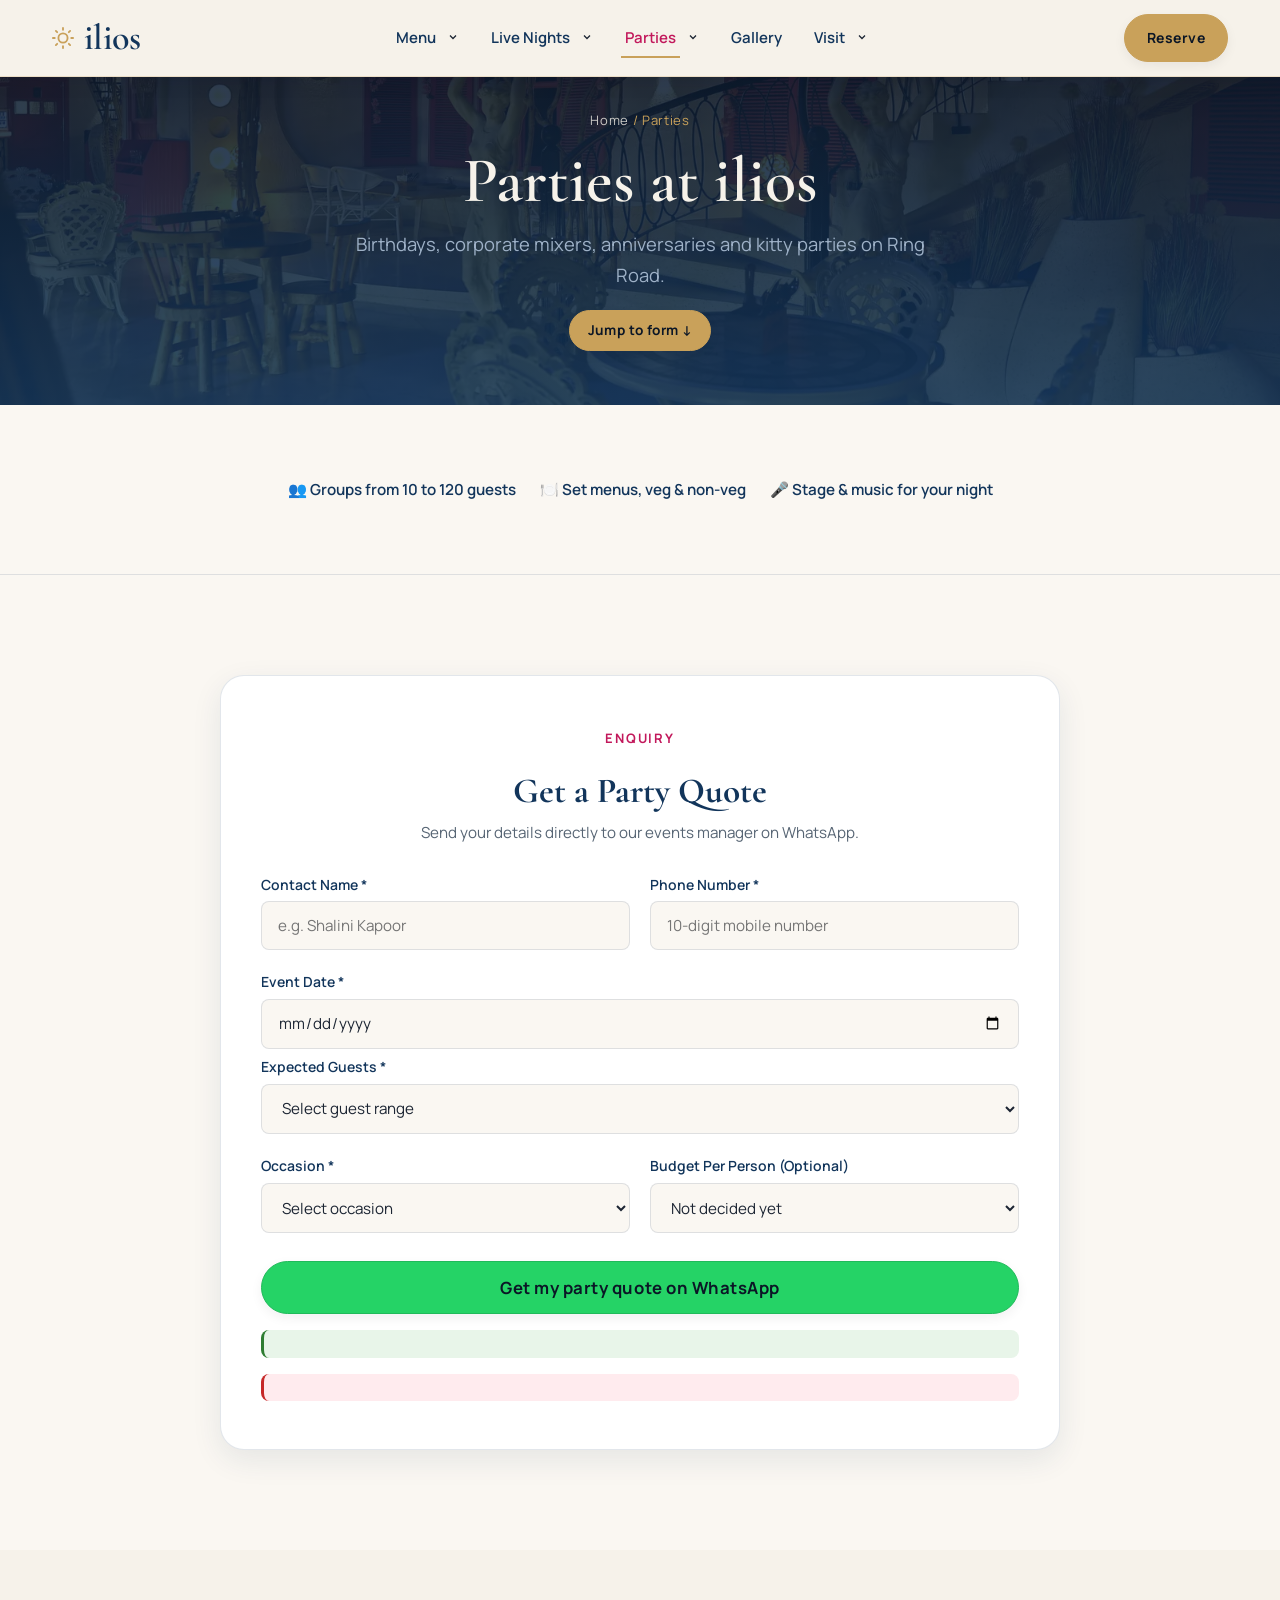
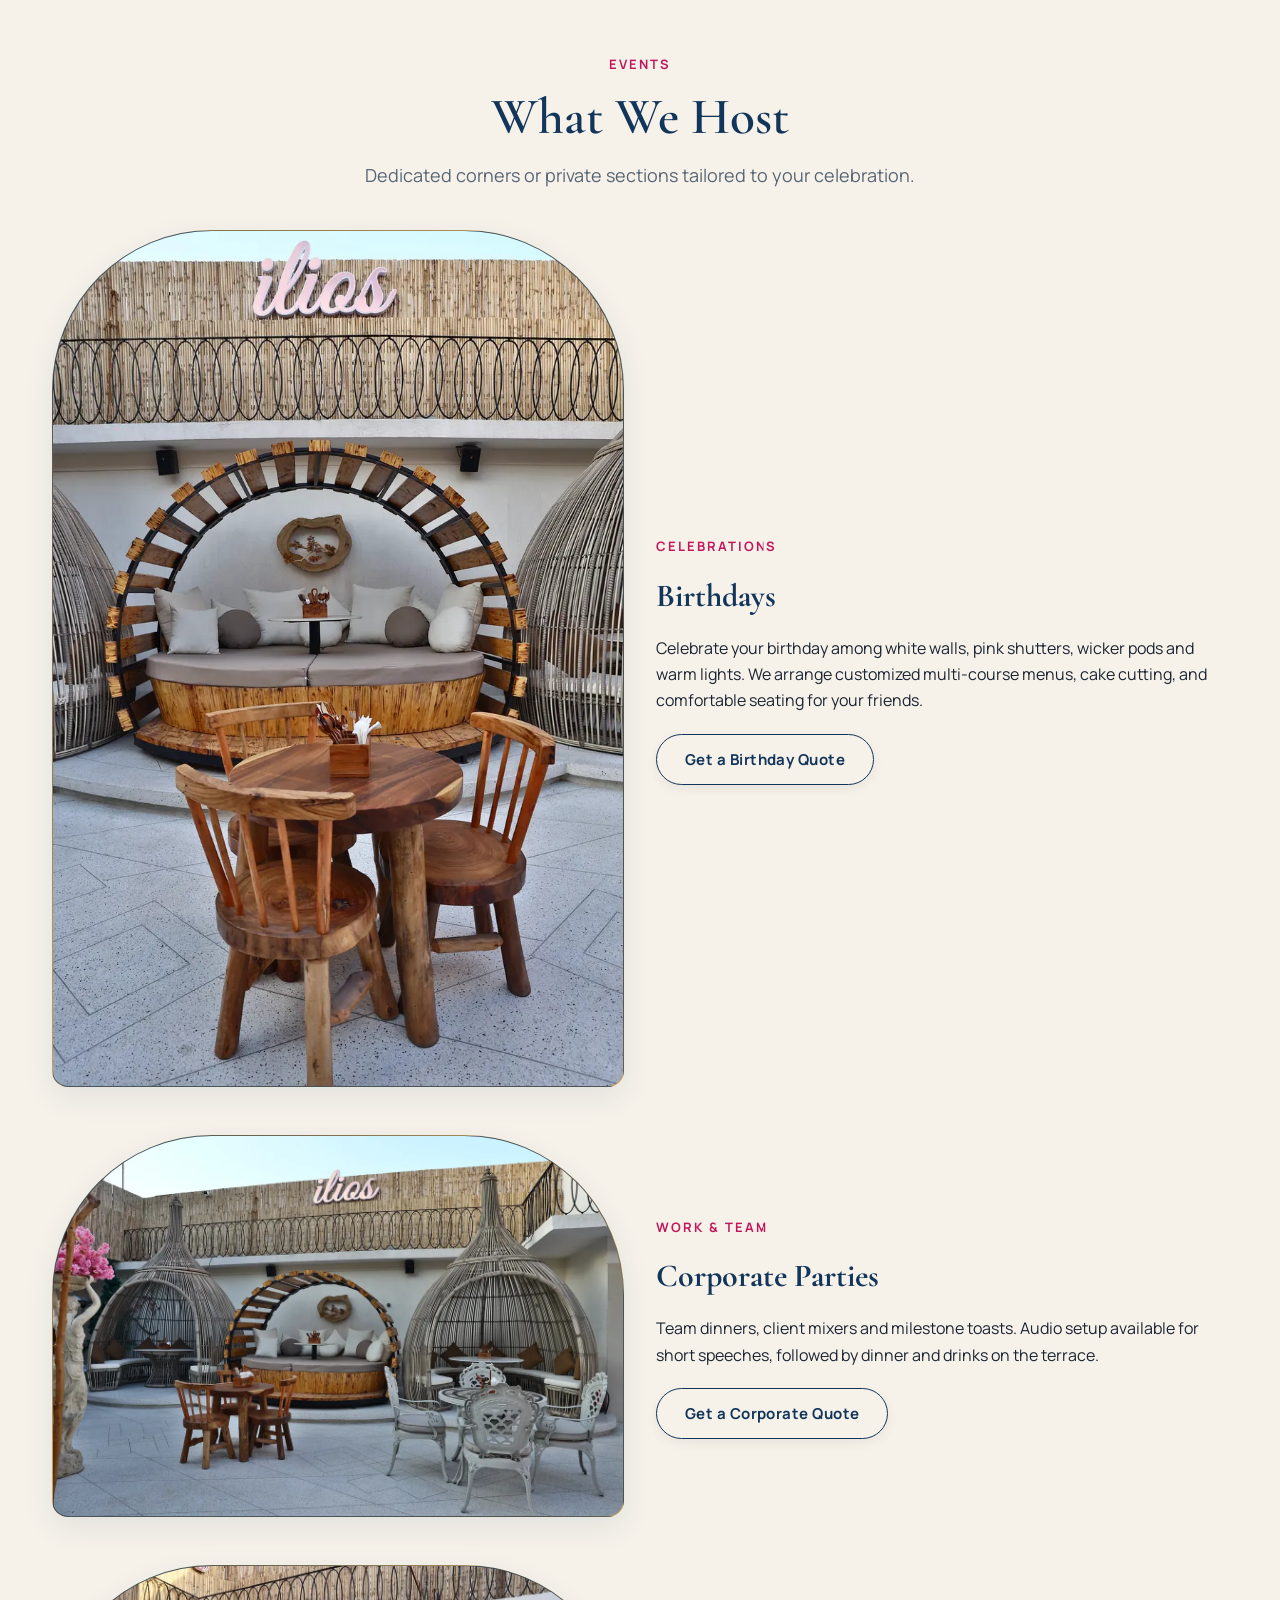
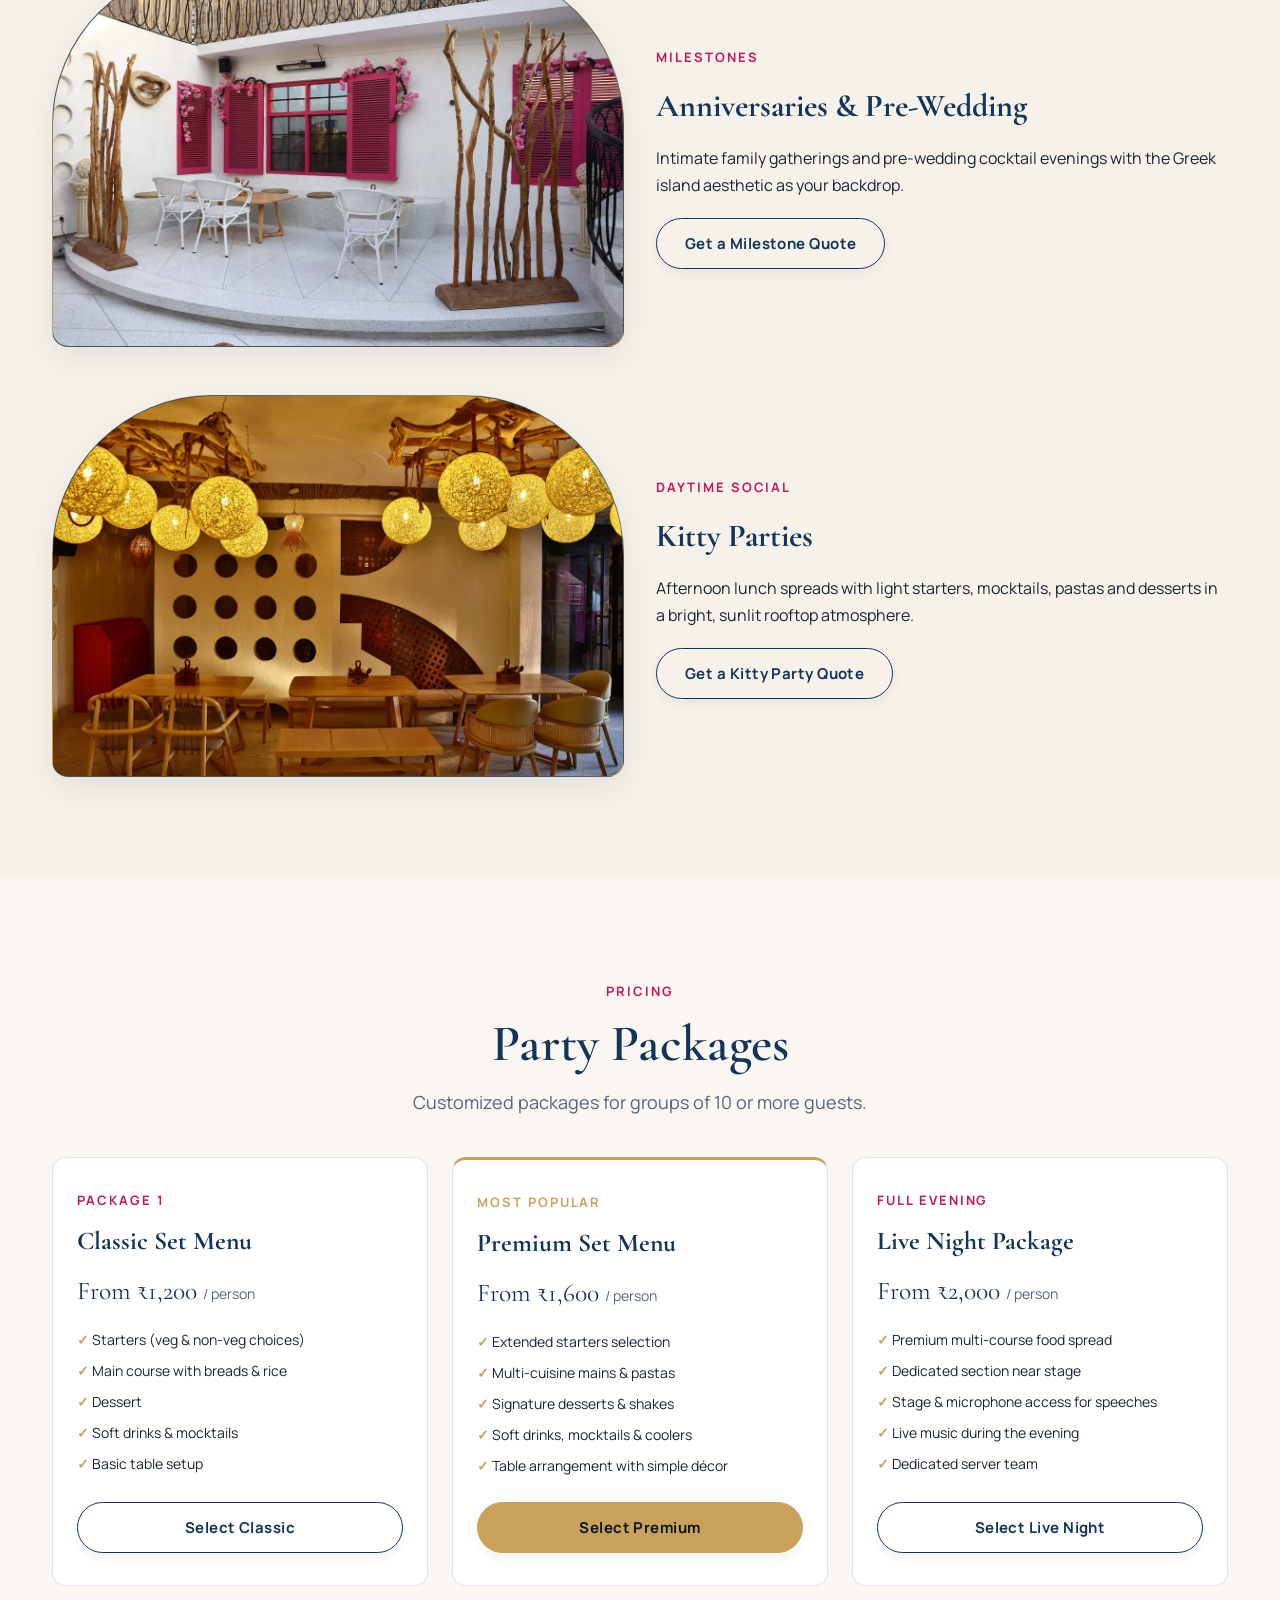
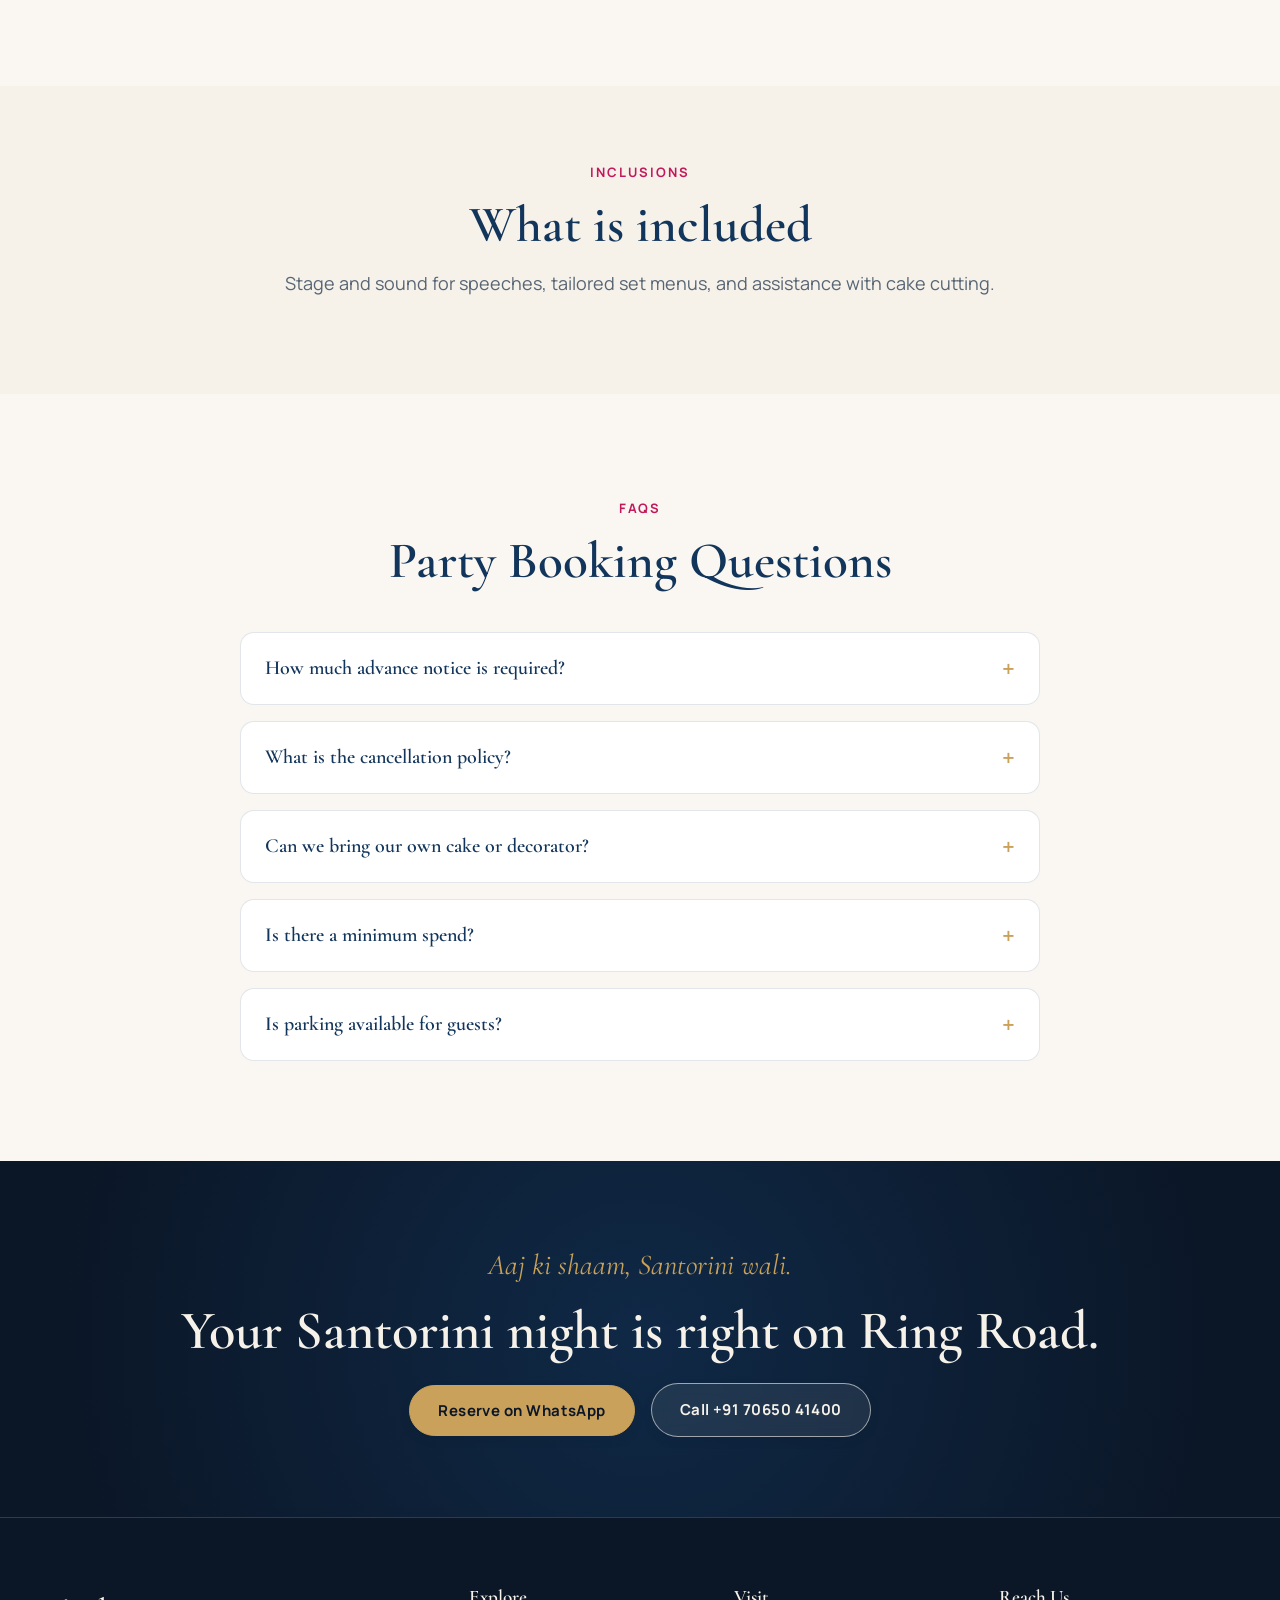
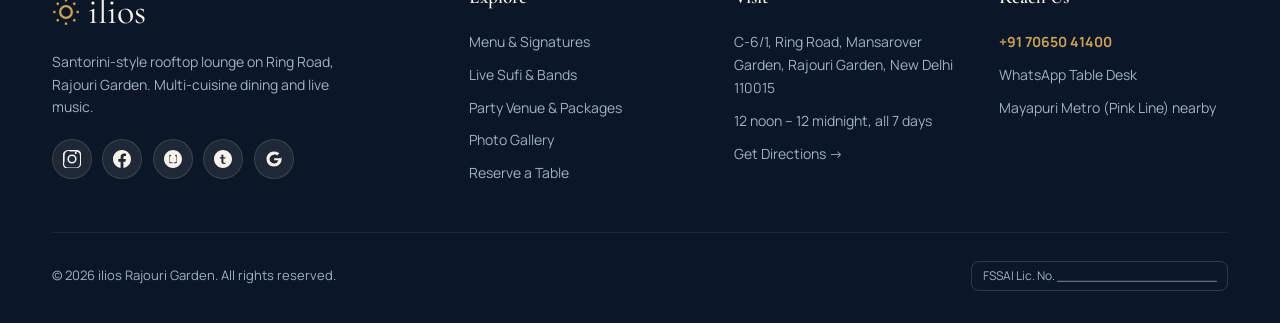
<file: parties.html>
<!DOCTYPE html>
<html lang="en-IN" class="no-js">
<head>
  <meta charset="UTF-8">
  <meta name="viewport" content="width=device-width, initial-scale=1.0, viewport-fit=cover">
  <meta http-equiv="X-UA-Compatible" content="IE=edge">

  <title>Party Venue in Rajouri Garden | Cocoon Seating &amp; Rooftop Parties – ilios</title>
  <meta name="description" content="Host birthdays, corporate parties, anniversaries and kitty parties at ilios rooftop lounge, Rajouri Garden. Wicker cocoon pods, pink shutters and custom set menus.">
  <meta name="keywords" content="cocoon seating rooftop Rajouri Garden, party venue Rajouri Garden, birthday party place near Mayapuri, corporate party venue West Delhi, kitty party Rajouri Garden, cocktail party venue Delhi">
  <link rel="canonical" href="https://iliosdelhi.com/parties">

  <!-- Open Graph -->
  <meta property="og:type" content="website">
  <meta property="og:title" content="Party Venue in Rajouri Garden | ilios">
  <meta property="og:description" content="Host birthdays, corporate dinners, anniversaries and celebrations on the ilios rooftop lounge.">
  <meta property="og:image" content="/assets/img/og-image.webp">
  <meta property="og:url" content="https://iliosdelhi.com/parties">

  <!-- Twitter Card -->
  <meta name="twitter:card" content="summary_large_image">
  <meta name="twitter:title" content="Party Venue in Rajouri Garden | ilios">
  <meta name="twitter:description" content="Host birthdays, corporate dinners, anniversaries and celebrations on the ilios rooftop lounge.">
  <meta name="twitter:image" content="/assets/img/og-image.webp">

  <meta name="theme-color" content="#0B1626">

  <link rel="preconnect" href="https://fonts.googleapis.com">
  <link rel="preconnect" href="https://fonts.gstatic.com" crossorigin>
  <link href="https://fonts.googleapis.com/css2?family=Cormorant+Garamond:ital,wght@0,500;0,600;0,700;1,500&family=Manrope:wght@400;500;600;700&display=swap" rel="stylesheet">
  <link rel="stylesheet" href="/assets/styles.css">

  <script type="application/ld+json">
  {
    "@context": "https://schema.org",
    "@graph": [
      {
        "@type": "BreadcrumbList",
        "itemListElement": [
          {
            "@type": "ListItem",
            "position": 1,
            "name": "Home",
            "item": "https://iliosdelhi.com/"
          },
          {
            "@type": "ListItem",
            "position": 2,
            "name": "Parties",
            "item": "https://iliosdelhi.com/parties"
          }
        ]
      },
      {
        "@type": "FAQPage",
        "mainEntity": [
          {
            "@type": "Question",
            "name": "How much advance notice is required to confirm a party booking?",
            "acceptedAnswer": {
              "@type": "Answer",
              "text": "We recommend booking at least 5 to 7 days in advance for weekend group celebrations and large party buyouts."
            }
          },
          {
            "@type": "Question",
            "name": "What is the cancellation and refund policy?",
            "acceptedAnswer": {
              "@type": "Answer",
              "text": "Deposit and cancellation terms depend on group size and package. Our events team will outline exact terms when preparing your quote."
            }
          },
          {
            "@type": "Question",
            "name": "Can we bring our own celebration cake or decorator?",
            "acceptedAnswer": {
              "@type": "Answer",
              "text": "Yes, celebratory birthday and anniversary cakes are welcome. Outside decorator access can be coordinated with our management team."
            }
          },
          {
            "@type": "Question",
            "name": "Is there a minimum spend or minimum guest count?",
            "acceptedAnswer": {
              "@type": "Answer",
              "text": "Group packages start from 10 guests. Minimum spend requirements apply only for private section or full venue buyouts."
            }
          },
          {
            "@type": "Question",
            "name": "Is parking available for party guests?",
            "acceptedAnswer": {
              "@type": "Answer",
              "text": "Parking is limited along Ring Road. Call us in advance and our staff will guide your guests to the easiest parking spots."
            }
          }
        ]
      }
    ]
  }
  </script>

  <script src="/assets/data.js" defer></script>
  <script src="/assets/main.js" defer></script>
</head>
<body>
  <a href="#main" class="skip-link">Skip to main content</a>

  <!-- Shared Navbar (Solid from Start) -->
  <header class="site-nav site-nav--solid" id="main-nav">
    <div class="container nav-container">
      <a href="/" class="brand-logo" aria-label="ilios homepage">
        <svg class="sun-icon" viewBox="0 0 24 24" fill="none" stroke="currentColor" stroke-width="2" stroke-linecap="round" stroke-linejoin="round" aria-hidden="true">
          <circle cx="12" cy="12" r="5"></circle>
          <line x1="12" y1="1" x2="12" y2="3"></line>
          <line x1="12" y1="21" x2="12" y2="23"></line>
          <line x1="4.22" y1="4.22" x2="5.64" y2="5.64"></line>
          <line x1="18.36" y1="18.36" x2="19.78" y2="19.78"></line>
          <line x1="1" y1="12" x2="3" y2="12"></line>
          <line x1="21" y1="12" x2="23" y2="12"></line>
          <line x1="4.22" y1="19.78" x2="5.64" y2="18.36"></line>
          <line x1="18.36" y1="5.64" x2="19.78" y2="4.22"></line>
        </svg>
        <span>ilios</span>
      </a>

      <!-- Desktop Links -->
      <ul class="nav-links">
        <li class="nav-item has-dropdown">
          <a href="/menu" class="nav-link">Menu</a>
          <button type="button" class="nav-dropdown-toggle" aria-expanded="false" aria-label="Toggle Menu dropdown">
            <svg viewBox="0 0 24 24" fill="none" stroke="currentColor" stroke-width="2.5"><path d="m6 9 6 6 6-6"/></svg>
          </button>
          <ul class="nav-dropdown-menu">
            <li class="nav-dropdown-item"><a href="/menu#signature">Signature Dishes</a></li>
            <li class="nav-dropdown-item"><a href="/menu#small-plates">Small Plates</a></li>
            <li class="nav-dropdown-item"><a href="/menu#mains">Mains</a></li>
            <li class="nav-dropdown-item"><a href="/menu#pizza-pasta">Pizza &amp; Pasta</a></li>
            <li class="nav-dropdown-item"><a href="/menu#shakes">Shakes &amp; Mocktails</a></li>
          </ul>
        </li>
        <li class="nav-item has-dropdown">
          <a href="/live-nights" class="nav-link">Live Nights</a>
          <button type="button" class="nav-dropdown-toggle" aria-expanded="false" aria-label="Toggle Live Nights dropdown">
            <svg viewBox="0 0 24 24" fill="none" stroke="currentColor" stroke-width="2.5"><path d="m6 9 6 6 6-6"/></svg>
          </button>
          <ul class="nav-dropdown-menu">
            <li class="nav-dropdown-item"><a href="/live-nights#this-week">This Week</a></li>
            <li class="nav-dropdown-item"><a href="/live-nights#sufi">Sufi Nights</a></li>
            <li class="nav-dropdown-item"><a href="/live-nights#live-band">Live Band Nights</a></li>
            <li class="nav-dropdown-item"><a href="/live-nights#sundowner">Sunday Sundowner</a></li>
          </ul>
        </li>
        <li class="nav-item has-dropdown">
          <a href="/parties" class="nav-link" aria-current="page">Parties</a>
          <button type="button" class="nav-dropdown-toggle" aria-expanded="false" aria-label="Toggle Parties dropdown">
            <svg viewBox="0 0 24 24" fill="none" stroke="currentColor" stroke-width="2.5"><path d="m6 9 6 6 6-6"/></svg>
          </button>
          <ul class="nav-dropdown-menu">
            <li class="nav-dropdown-item"><a href="/parties#birthdays">Birthdays</a></li>
            <li class="nav-dropdown-item"><a href="/parties#corporate">Corporate Parties</a></li>
            <li class="nav-dropdown-item"><a href="/parties#celebrations">Anniversaries</a></li>
            <li class="nav-dropdown-item"><a href="/parties#kitty">Kitty Parties</a></li>
            <li class="nav-dropdown-item"><a href="/parties#packages">Packages</a></li>
            <li class="nav-dropdown-item"><a href="/parties#enquire">Get a Party Quote</a></li>
          </ul>
        </li>
        <li class="nav-item">
          <a href="/gallery" class="nav-link">Gallery</a>
        </li>
        <li class="nav-item has-dropdown">
          <a href="/visit" class="nav-link">Visit</a>
          <button type="button" class="nav-dropdown-toggle" aria-expanded="false" aria-label="Toggle Visit dropdown">
            <svg viewBox="0 0 24 24" fill="none" stroke="currentColor" stroke-width="2.5"><path d="m6 9 6 6 6-6"/></svg>
          </button>
          <ul class="nav-dropdown-menu">
            <li class="nav-dropdown-item"><a href="/visit#directions">Directions &amp; Timings</a></li>
            <li class="nav-dropdown-item"><a href="/visit#story">Our Story</a></li>
            <li class="nav-dropdown-item"><a href="/visit#reviews">Reviews</a></li>
            <li class="nav-dropdown-item"><a href="/visit#locations">Other Locations</a></li>
          </ul>
        </li>
      </ul>

      <div class="nav-cta-wrap">
        <a href="/reserve" class="btn btn-primary nav-reserve-btn">Reserve</a>
        <button type="button" class="menu-toggle" id="menu-toggle-btn" aria-label="Open navigation menu" aria-expanded="false">
          <span class="menu-bar"></span>
          <span class="menu-bar"></span>
          <span class="menu-bar"></span>
        </button>
      </div>
    </div>
  </header>

  <!-- Mobile Overlay -->
  <div class="mobile-overlay" id="mobile-nav-overlay" aria-hidden="true">
    <div class="mobile-overlay-header">
      <a href="/" class="brand-logo" aria-label="ilios homepage">
        <svg class="sun-icon" viewBox="0 0 24 24" fill="none" stroke="currentColor" stroke-width="2" stroke-linecap="round" stroke-linejoin="round" aria-hidden="true">
          <circle cx="12" cy="12" r="5"></circle>
          <line x1="12" y1="1" x2="12" y2="3"></line>
          <line x1="12" y1="21" x2="12" y2="23"></line>
          <line x1="4.22" y1="4.22" x2="5.64" y2="5.64"></line>
          <line x1="18.36" y1="18.36" x2="19.78" y2="19.78"></line>
          <line x1="1" y1="12" x2="3" y2="12"></line>
          <line x1="21" y1="12" x2="23" y2="12"></line>
          <line x1="4.22" y1="19.78" x2="5.64" y2="18.36"></line>
          <line x1="18.36" y1="5.64" x2="19.78" y2="4.22"></line>
        </svg>
        <span>ilios</span>
      </a>
      <button type="button" class="mobile-overlay-close" id="mobile-overlay-close-btn" aria-label="Close menu">
        <svg width="24" height="24" viewBox="0 0 24 24" fill="none" stroke="currentColor" stroke-width="2" stroke-linecap="round" stroke-linejoin="round">
          <line x1="18" y1="6" x2="6" y2="18"></line>
          <line x1="6" y1="6" x2="18" y2="18"></line>
        </svg>
      </button>
    </div>
    <ul class="mobile-accordion-list">
      <li>
        <button type="button" class="mobile-accordion-header">
          <span>Menu</span>
          <span>+</span>
        </button>
        <ul class="mobile-accordion-panel">
          <li><a href="/menu#signature" class="mobile-sublink">Signature Dishes</a></li>
          <li><a href="/menu#small-plates" class="mobile-sublink">Small Plates</a></li>
          <li><a href="/menu#mains" class="mobile-sublink">Mains</a></li>
          <li><a href="/menu#pizza-pasta" class="mobile-sublink">Pizza &amp; Pasta</a></li>
          <li><a href="/menu#shakes" class="mobile-sublink">Shakes &amp; Mocktails</a></li>
        </ul>
      </li>
      <li>
        <button type="button" class="mobile-accordion-header">
          <span>Live Nights</span>
          <span>+</span>
        </button>
        <ul class="mobile-accordion-panel">
          <li><a href="/live-nights#this-week" class="mobile-sublink">This Week</a></li>
          <li><a href="/live-nights#sufi" class="mobile-sublink">Sufi Nights</a></li>
          <li><a href="/live-nights#live-band" class="mobile-sublink">Live Band Nights</a></li>
          <li><a href="/live-nights#sundowner" class="mobile-sublink">Sunday Sundowner</a></li>
        </ul>
      </li>
      <li>
        <button type="button" class="mobile-accordion-header">
          <span>Parties</span>
          <span>+</span>
        </button>
        <ul class="mobile-accordion-panel">
          <li><a href="/parties#birthdays" class="mobile-sublink">Birthdays</a></li>
          <li><a href="/parties#corporate" class="mobile-sublink">Corporate Parties</a></li>
          <li><a href="/parties#celebrations" class="mobile-sublink">Anniversaries</a></li>
          <li><a href="/parties#kitty" class="mobile-sublink">Kitty Parties</a></li>
          <li><a href="/parties#packages" class="mobile-sublink">Packages</a></li>
          <li><a href="/parties#enquire" class="mobile-sublink">Get a Party Quote</a></li>
        </ul>
      </li>
      <li>
        <a href="/gallery" class="mobile-accordion-header" style="text-decoration:none;">
          <span>Gallery</span>
          <span>→</span>
        </a>
      </li>
      <li>
        <button type="button" class="mobile-accordion-header">
          <span>Visit</span>
          <span>+</span>
        </button>
        <ul class="mobile-accordion-panel">
          <li><a href="/visit#directions" class="mobile-sublink">Directions &amp; Timings</a></li>
          <li><a href="/visit#story" class="mobile-sublink">Our Story</a></li>
          <li><a href="/visit#reviews" class="mobile-sublink">Reviews</a></li>
          <li><a href="/visit#locations" class="mobile-sublink">Other Locations</a></li>
        </ul>
      </li>
    </ul>

    <div class="mobile-overlay-actions">
      <a href="/reserve" class="btn btn-primary" style="width:100%;">Reserve a Table</a>
      <div class="mobile-icon-row">
        <a href="https://wa.me/917065041400" target="_blank" rel="noopener noreferrer" class="mobile-icon-btn">WhatsApp</a>
        <a href="tel:+917065041400" class="mobile-icon-btn">Call</a>
        <a href="https://www.google.com/maps/dir/?api=1&destination=ilios+C-6/1+Ring+Rd+Mansarover+Garden+New+Delhi" target="_blank" rel="noopener noreferrer" class="mobile-icon-btn">Directions</a>
      </div>
    </div>
  </div>

  <main id="main">
    <!-- Banner -->
    <header class="page-banner">
      <div class="page-banner-bg">
        <img src="/assets/img/banner-parties.webp" 
             srcset="/assets/img/banner-parties-800.webp 800w, /assets/img/banner-parties.webp 1600w" 
             sizes="100vw"
             alt="Party celebration on the ilios rooftop lounge" 
             width="1600" height="700" 
             loading="eager"
             decoding="async">
      </div>
      <div class="page-banner-overlay"></div>
      <div class="page-banner-content">
        <nav class="breadcrumb" aria-label="Breadcrumb">
          <a href="/">Home</a> / <span>Parties</span>
        </nav>
        <h1 class="page-banner-title">Parties at ilios</h1>
        <p class="page-banner-subtext">Birthdays, corporate mixers, anniversaries and kitty parties on Ring Road.</p>
        <div style="margin-top: 1.25rem;">
          <a href="#enquire" class="btn btn-primary btn-sm">Jump to form ↓</a>
        </div>
      </div>
    </header>

    <!-- Quick Facts Row (Swipe row of 3 pills on mobile) -->
    <section class="section-pad--tight" style="background-color: var(--chalk-pure); border-bottom: 1px solid var(--border-subtle);">
      <div class="container">
        <div class="party-facts-row" style="display:flex; flex-wrap:wrap; justify-content:center; gap:1.5rem; text-align:center; font-size:0.95rem; font-weight:600; color:var(--aegean);">
          <!-- CONFIRM: Capacity and inclusions -->
          <span class="party-fact-pill">👥 Groups from 10 to 120 guests</span>
          <span class="party-fact-pill">🍽️ Set menus, veg &amp; non-veg</span>
          <span class="party-fact-pill">🎤 Stage &amp; music for your night</span>
        </div>
      </div>
    </section>

    <!-- The ONE Party Form (First on Mobile) -->
    <section class="section-pad" id="enquire" style="background-color: var(--chalk-pure);">
      <div class="container">
        <div class="form-box reveal">
          <div class="form-head">
            <span class="eyebrow">Enquiry</span>
            <h2 style="font-family:var(--font-display); font-size:2.2rem; color:var(--aegean);">Get a Party Quote</h2>
            <p style="color:var(--text-muted); font-size:0.95rem;">Send your details directly to our events manager on WhatsApp.</p>
          </div>

          <form id="party-enquiry-form">
            <div class="booking-form-grid">
              <!-- Contact Name -->
              <div class="form-group">
                <label for="party-name" class="form-label">Contact Name *</label>
                <input type="text" id="party-name" class="form-control" placeholder="e.g. Shalini Kapoor" required autocomplete="name">
              </div>

              <!-- Phone -->
              <div class="form-group">
                <label for="party-phone" class="form-label">Phone Number *</label>
                <input type="tel" id="party-phone" class="form-control" placeholder="10-digit mobile number" required inputmode="tel" autocomplete="tel">
              </div>

              <!-- Event Date & Guests (50/50 side-by-side on mobile >=375px) -->
              <div class="form-row-datetime form-col-span-2">
                <div class="form-group" style="margin-bottom:0;">
                  <label for="party-date" class="form-label">Event Date *</label>
                  <input type="date" id="party-date" class="form-control" required lang="en-IN">
                  <span class="chosen-date-display" id="party-date-display" aria-live="polite"></span>
                </div>

                <div class="form-group" style="margin-bottom:0;">
                  <label for="party-guests" class="form-label">Expected Guests *</label>
                  <select id="party-guests" class="form-control" required>
                    <option value="">Select guest range</option>
                    <option value="10–20 guests">10–20 guests</option>
                    <option value="20–40 guests">20–40 guests</option>
                    <option value="40–80 guests">40–80 guests</option>
                    <option value="80+ guests">80+ guests (Full venue buyout)</option>
                  </select>
                </div>
              </div>

              <!-- Occasion -->
              <div class="form-group">
                <label for="party-occasion" class="form-label">Occasion *</label>
                <select id="party-occasion" class="form-control" required>
                  <option value="">Select occasion</option>
                  <option value="Birthday Celebration">Birthday</option>
                  <option value="Corporate Mixer / Team Dinner">Corporate Party</option>
                  <option value="Anniversary Party">Anniversary</option>
                  <option value="Pre-Wedding / Cocktail Night">Pre-wedding</option>
                  <option value="Kitty Party">Kitty Party</option>
                  <option value="Farewell / Reunion">Farewell</option>
                  <option value="Other Celebration">Other</option>
                </select>
              </div>

              <!-- Budget Per Person -->
              <div class="form-group">
                <label for="party-budget" class="form-label">Budget Per Person (Optional)</label>
                <select id="party-budget" class="form-control">
                  <option value="Not decided yet">Not decided yet</option>
                  <option value="₹800–1,200 / person">₹800–1,200 / person</option>
                  <option value="₹1,200–1,800 / person">₹1,200–1,800 / person</option>
                  <option value="₹1,800+ / person">₹1,800+ / person</option>
                </select>
              </div>

              <!-- Submit -->
              <div class="form-group form-col-span-2" style="margin-top:0.5rem;">
                <button type="submit" class="btn btn-whatsapp form-submit-btn" style="width:100%; font-size:1.05rem;">
                  Get my party quote on WhatsApp
                </button>
              </div>
            </div>

            <!-- Inline Messages -->
            <div id="party-success-msg" class="form-msg form-msg--success" role="status" aria-live="polite"></div>
            <div id="party-error-msg" class="form-msg form-msg--error" role="alert" aria-live="polite"></div>
          </form>
        </div>
      </div>
    </section>

    <!-- Occasions Sections -->
    <section class="section-pad" id="occasions">
      <div class="container">
        <div class="section-head reveal">
          <span class="eyebrow">Events</span>
          <h2 class="section-title">What We Host</h2>
          <p class="section-subtitle">Dedicated corners or private sections tailored to your celebration.</p>
        </div>

        <div style="display:flex; flex-direction:column; gap:3rem;">
          <!-- Birthdays -->
          <article class="reveal" id="birthdays" style="display:grid; grid-template-columns:repeat(auto-fit, minmax(280px, 1fr)); gap:2rem; align-items:center;">
            <div class="img-frame arch-frame">
              <img src="/assets/img/gallery-07-ring-daybed.webp" alt="Birthday setup under the ring daybed at ilios" width="700" height="480" loading="lazy" decoding="async">
            </div>
            <div>
              <span class="eyebrow">Celebrations</span>
              <h3 style="font-family:var(--font-display); font-size:2rem; color:var(--aegean); margin-bottom:0.75rem;">Birthdays</h3>
              <p style="color:var(--text-dark); margin-bottom:1.25rem; line-height:1.65;">
                Celebrate your birthday among white walls, pink shutters, wicker pods and warm lights. We arrange customized multi-course menus, cake cutting, and comfortable seating for your friends.
              </p>
              <button type="button" class="btn btn-outline-aegean" onclick="selectPartyOccasion('Birthday Celebration')">
                Get a Birthday Quote
              </button>
            </div>
          </article>

          <!-- Corporate -->
          <article class="reveal" id="corporate" style="display:grid; grid-template-columns:repeat(auto-fit, minmax(280px, 1fr)); gap:2rem; align-items:center;">
            <div style="order:2;">
              <span class="eyebrow">Work &amp; Team</span>
              <h3 style="font-family:var(--font-display); font-size:2rem; color:var(--aegean); margin-bottom:0.75rem;">Corporate Parties</h3>
              <p style="color:var(--text-dark); margin-bottom:1.25rem; line-height:1.65;">
                Team dinners, client mixers and milestone toasts. Audio setup available for short speeches, followed by dinner and drinks on the terrace.
              </p>
              <button type="button" class="btn btn-outline-aegean" onclick="selectPartyOccasion('Corporate Mixer / Team Dinner')">
                Get a Corporate Quote
              </button>
            </div>
            <div class="img-frame arch-frame" style="order:1;">
              <img src="/assets/img/gallery-06-rooftop-day.webp" alt="Corporate gathering setup on the terrace" width="700" height="480" loading="lazy" decoding="async">
            </div>
          </article>

          <!-- Anniversaries & Pre-wedding -->
          <article class="reveal" id="celebrations" style="display:grid; grid-template-columns:repeat(auto-fit, minmax(280px, 1fr)); gap:2rem; align-items:center;">
            <div class="img-frame arch-frame">
              <img src="/assets/img/gallery-04-pink-shutters.webp" alt="Romantic anniversary setup with pink shutters" width="700" height="480" loading="lazy" decoding="async">
            </div>
            <div>
              <span class="eyebrow">Milestones</span>
              <h3 style="font-family:var(--font-display); font-size:2rem; color:var(--aegean); margin-bottom:0.75rem;">Anniversaries &amp; Pre-Wedding</h3>
              <p style="color:var(--text-dark); margin-bottom:1.25rem; line-height:1.65;">
                Intimate family gatherings and pre-wedding cocktail evenings with the Greek island aesthetic as your backdrop.
              </p>
              <button type="button" class="btn btn-outline-aegean" onclick="selectPartyOccasion('Anniversary Party')">
                Get a Milestone Quote
              </button>
            </div>
          </article>

          <!-- Kitty Parties -->
          <article class="reveal" id="kitty" style="display:grid; grid-template-columns:repeat(auto-fit, minmax(280px, 1fr)); gap:2rem; align-items:center;">
            <div style="order:2;">
              <span class="eyebrow">Daytime Social</span>
              <h3 style="font-family:var(--font-display); font-size:2rem; color:var(--aegean); margin-bottom:0.75rem;">Kitty Parties</h3>
              <p style="color:var(--text-dark); margin-bottom:1.25rem; line-height:1.65;">
                Afternoon lunch spreads with light starters, mocktails, pastas and desserts in a bright, sunlit rooftop atmosphere.
              </p>
              <button type="button" class="btn btn-outline-aegean" onclick="selectPartyOccasion('Kitty Party')">
                Get a Kitty Party Quote
              </button>
            </div>
            <div class="img-frame arch-frame" style="order:1;">
              <img src="/assets/img/gallery-10-indoor-lanterns.webp" alt="Kitty party luncheon in the lantern dining room" width="700" height="480" loading="lazy" decoding="async">
            </div>
          </article>
        </div>
      </div>
    </section>

    <!-- Packages Section -->
    <section class="section-pad" style="background-color: var(--chalk-pure);" id="packages">
      <div class="container">
        <div class="section-head reveal">
          <span class="eyebrow">Pricing</span>
          <h2 class="section-title">Party Packages</h2>
          <!-- CONFIRM: Inclusions & pricing -->
          <p class="section-subtitle">Customized packages for groups of 10 or more guests.</p>
        </div>

        <div class="packages-grid">
          <!-- Package 1 -->
          <div class="package-card reveal">
            <span class="eyebrow" style="margin-bottom:0.5rem;">Package 1</span>
            <h3 style="font-family:var(--font-display); font-size:1.6rem; color:var(--aegean); margin-bottom:0.5rem;">Classic Set Menu</h3>
            <!-- CONFIRM: Price -->
            <div class="package-price">From ₹1,200 <span style="font-size:0.875rem; color:var(--text-muted); font-family:var(--font-body);">/ person</span></div>
            <ul class="package-list">
              <li>Starters (veg &amp; non-veg choices)</li>
              <li>Main course with breads &amp; rice</li>
              <li>Dessert</li>
              <li>Soft drinks &amp; mocktails</li>
              <li>Basic table setup</li>
            </ul>
            <button type="button" class="btn btn-outline-aegean" onclick="selectPartyOccasion('Birthday Celebration')">Select Classic</button>
          </div>

          <!-- Package 2 -->
          <div class="package-card reveal" style="border-top:3px solid var(--sun);">
            <span class="eyebrow" style="margin-bottom:0.5rem; color:var(--sun);">Most Popular</span>
            <h3 style="font-family:var(--font-display); font-size:1.6rem; color:var(--aegean); margin-bottom:0.5rem;">Premium Set Menu</h3>
            <!-- CONFIRM: Price -->
            <div class="package-price">From ₹1,600 <span style="font-size:0.875rem; color:var(--text-muted); font-family:var(--font-body);">/ person</span></div>
            <ul class="package-list">
              <li>Extended starters selection</li>
              <li>Multi-cuisine mains &amp; pastas</li>
              <li>Signature desserts &amp; shakes</li>
              <li>Soft drinks, mocktails &amp; coolers</li>
              <li>Table arrangement with simple décor</li>
            </ul>
            <button type="button" class="btn btn-primary" onclick="selectPartyOccasion('Corporate Mixer / Team Dinner')">Select Premium</button>
          </div>

          <!-- Package 3 -->
          <div class="package-card reveal">
            <span class="eyebrow" style="margin-bottom:0.5rem;">Full Evening</span>
            <h3 style="font-family:var(--font-display); font-size:1.6rem; color:var(--aegean); margin-bottom:0.5rem;">Live Night Package</h3>
            <!-- CONFIRM: Price -->
            <div class="package-price">From ₹2,000 <span style="font-size:0.875rem; color:var(--text-muted); font-family:var(--font-body);">/ person</span></div>
            <ul class="package-list">
              <li>Premium multi-course food spread</li>
              <li>Dedicated section near stage</li>
              <li>Stage &amp; microphone access for speeches</li>
              <li>Live music during the evening</li>
              <li>Dedicated server team</li>
            </ul>
            <button type="button" class="btn btn-outline-aegean" onclick="selectPartyOccasion('Anniversary Party')">Select Live Night</button>
          </div>
        </div>
      </div>
    </section>

    <!-- What's Possible (Confirmed items only) -->
    <section class="section-pad--tight" id="possibilities">
      <div class="container">
        <div class="section-head reveal" style="margin-bottom:1.5rem;">
          <span class="eyebrow">Inclusions</span>
          <h2 class="section-title">What is included</h2>
          <!-- CONFIRM: Inclusions -->
          <p class="section-subtitle">Stage and sound for speeches, tailored set menus, and assistance with cake cutting.</p>
        </div>
      </div>
    </section>

    <!-- FAQ -->
    <section class="section-pad" style="background-color:var(--chalk-pure);" id="faq">
      <div class="container">
        <div class="section-head reveal">
          <span class="eyebrow">FAQs</span>
          <h2 class="section-title">Party Booking Questions</h2>
        </div>

        <div class="faq-list reveal">
          <div class="faq-item">
            <button type="button" class="faq-question" aria-expanded="false">
              <span>How much advance notice is required?</span>
              <span class="faq-icon">+</span>
            </button>
            <div class="faq-answer">
              <!-- CONFIRM: Notice period -->
              We recommend booking at least 5 to 7 days in advance for weekend group celebrations and large party buyouts.
            </div>
          </div>

          <div class="faq-item">
            <button type="button" class="faq-question" aria-expanded="false">
              <span>What is the cancellation policy?</span>
              <span class="faq-icon">+</span>
            </button>
            <div class="faq-answer">
              <!-- CONFIRM: Cancellation terms -->
              Deposit and cancellation terms depend on group size and package. Our events team will outline exact terms when preparing your quote.
            </div>
          </div>

          <div class="faq-item">
            <button type="button" class="faq-question" aria-expanded="false">
              <span>Can we bring our own cake or decorator?</span>
              <span class="faq-icon">+</span>
            </button>
            <div class="faq-answer">
              <!-- CONFIRM: Outside cake & decor -->
              Celebratory birthday and anniversary cakes are welcome. Outside decorator access can be coordinated with our management team.
            </div>
          </div>

          <div class="faq-item">
            <button type="button" class="faq-question" aria-expanded="false">
              <span>Is there a minimum spend?</span>
              <span class="faq-icon">+</span>
            </button>
            <div class="faq-answer">
              <!-- CONFIRM: Minimum spend -->
              Group packages start from 10 guests. Minimum spend requirements apply only for private section or full venue buyouts.
            </div>
          </div>

          <div class="faq-item">
            <button type="button" class="faq-question" aria-expanded="false">
              <span>Is parking available for guests?</span>
              <span class="faq-icon">+</span>
            </button>
            <div class="faq-answer">
              <!-- CONFIRM: Parking -->
              Parking is limited along Ring Road. Call us in advance and our staff will guide your guests to the easiest parking spots.
            </div>
          </div>
        </div>
      </div>
    </section>
  </main>

  <!-- Closing CTA Band -->
  <section class="cta-band">
    <div class="container reveal">
      <span class="cta-band-hindi">Aaj ki shaam, Santorini wali.</span>
      <h2 class="cta-band-title">Your Santorini night is right on Ring Road.</h2>
      <div class="cta-band-buttons">
        <button type="button" class="btn btn-primary" onclick="openWhatsApp('quick', {}, 'parties_cta')">
          Reserve on WhatsApp
        </button>
        <a href="tel:+917065041400" class="btn btn-outline-light" data-source="parties_cta">
          Call +91 70650 41400
        </a>
      </div>
    </div>
  </section>

  <!-- Footer -->
  <footer class="site-footer">
    <div class="container">
      <div class="footer-top-grid">
        <div>
          <div class="footer-brand-title">
            <svg style="width: 28px; height: 28px; color: var(--sun);" viewBox="0 0 24 24" fill="none" stroke="currentColor" stroke-width="2" aria-hidden="true">
              <circle cx="12" cy="12" r="5"></circle>
              <line x1="12" y1="1" x2="12" y2="3"></line>
              <line x1="12" y1="21" x2="12" y2="23"></line>
              <line x1="4.22" y1="4.22" x2="5.64" y2="5.64"></line>
              <line x1="18.36" y1="18.36" x2="19.78" y2="19.78"></line>
              <line x1="1" y1="12" x2="3" y2="12"></line>
              <line x1="21" y1="12" x2="23" y2="12"></line>
              <line x1="4.22" y1="19.78" x2="5.64" y2="18.36"></line>
              <line x1="18.36" y1="5.64" x2="19.78" y2="4.22"></line>
            </svg>
            <span>ilios</span>
          </div>
          <p class="footer-desc">
            Santorini-style rooftop lounge on Ring Road, Rajouri Garden. Multi-cuisine dining and live music.
          </p>
          <div class="footer-social-row"></div>
        </div>

        <div>
          <h4 class="footer-heading">Explore</h4>
          <ul class="footer-links-list">
            <li><a href="/menu">Menu &amp; Signatures</a></li>
            <li><a href="/live-nights">Live Sufi &amp; Bands</a></li>
            <li><a href="/parties">Party Venue &amp; Packages</a></li>
            <li><a href="/gallery">Photo Gallery</a></li>
            <li><a href="/reserve">Reserve a Table</a></li>
          </ul>
        </div>

        <div>
          <h4 class="footer-heading">Visit</h4>
          <ul class="footer-links-list">
            <li>C-6/1, Ring Road, Mansarover Garden, Rajouri Garden, New Delhi 110015</li>
            <li>12 noon – 12 midnight, all 7 days</li>
            <li><a href="https://www.google.com/maps/dir/?api=1&destination=ilios+C-6/1+Ring+Rd+Mansarover+Garden+New+Delhi" target="_blank" rel="noopener noreferrer" class="directions-link" data-source="footer">Get Directions →</a></li>
          </ul>
        </div>

        <div>
          <h4 class="footer-heading">Reach Us</h4>
          <ul class="footer-links-list">
            <li><a href="tel:+917065041400" style="color:var(--sun); font-weight:700;" data-source="footer">+91 70650 41400</a></li>
            <li><a href="javascript:void(0)" onclick="openWhatsApp('quick', {}, 'footer')">WhatsApp Table Desk</a></li>
            <li>Mayapuri Metro (Pink Line) nearby</li>
          </ul>
        </div>
      </div>

      <div class="footer-bottom">
        <div>
          &copy; <span class="current-year">2026</span> ilios Rajouri Garden. All rights reserved.
        </div>
        <div>
          <span class="fssai-box">FSSAI Lic. No. ____________________</span>
        </div>
      </div>
    </div>
  </footer>

  <!-- Mobile Sticky Bar -->
  <aside class="mobile-bottom-bar" aria-label="Mobile quick actions">
    <button type="button" class="mobile-bottom-btn mobile-bottom-btn--wa" onclick="openWhatsApp('quick', {}, 'sticky_bar')">
      <span>WhatsApp</span>
    </button>
    <a href="tel:+917065041400" class="mobile-bottom-btn mobile-bottom-btn--call" data-source="sticky_bar">
      <span>Call</span>
    </a>
  </aside>
</body>
</html>
</file>
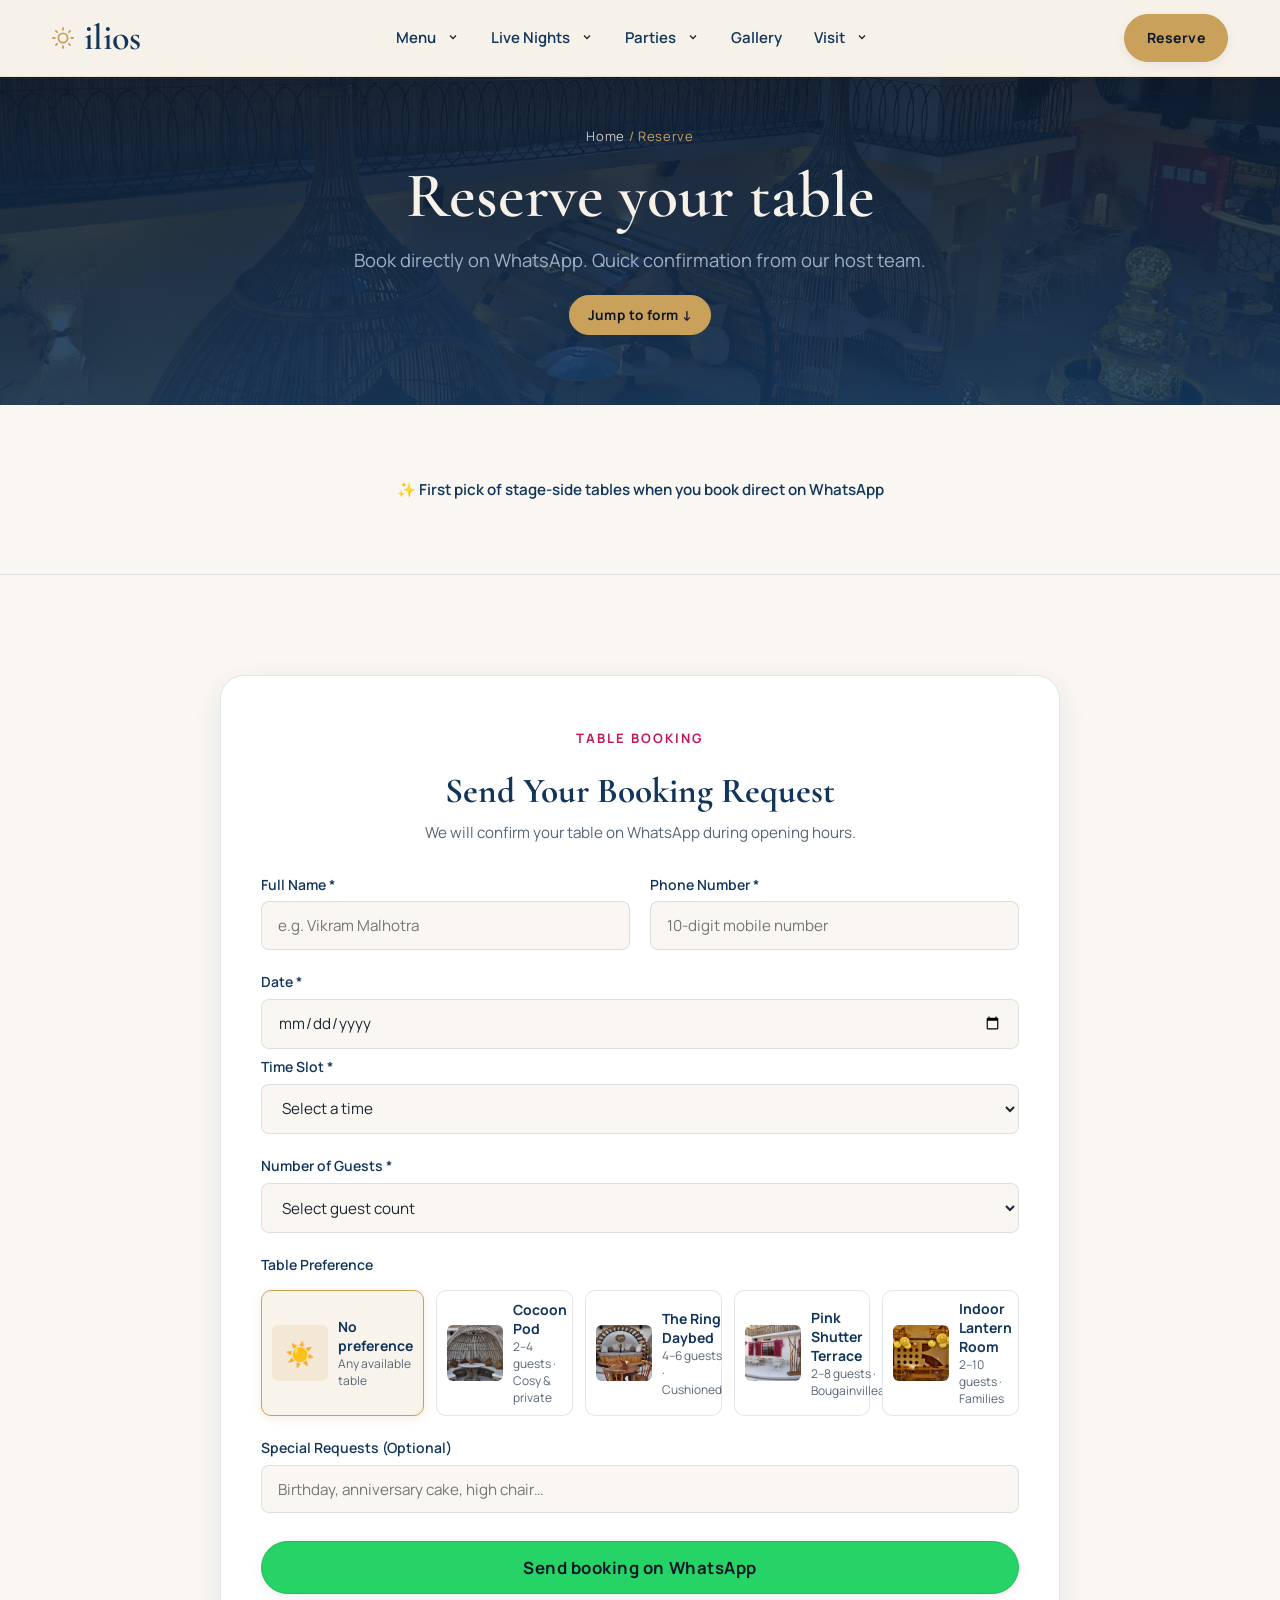
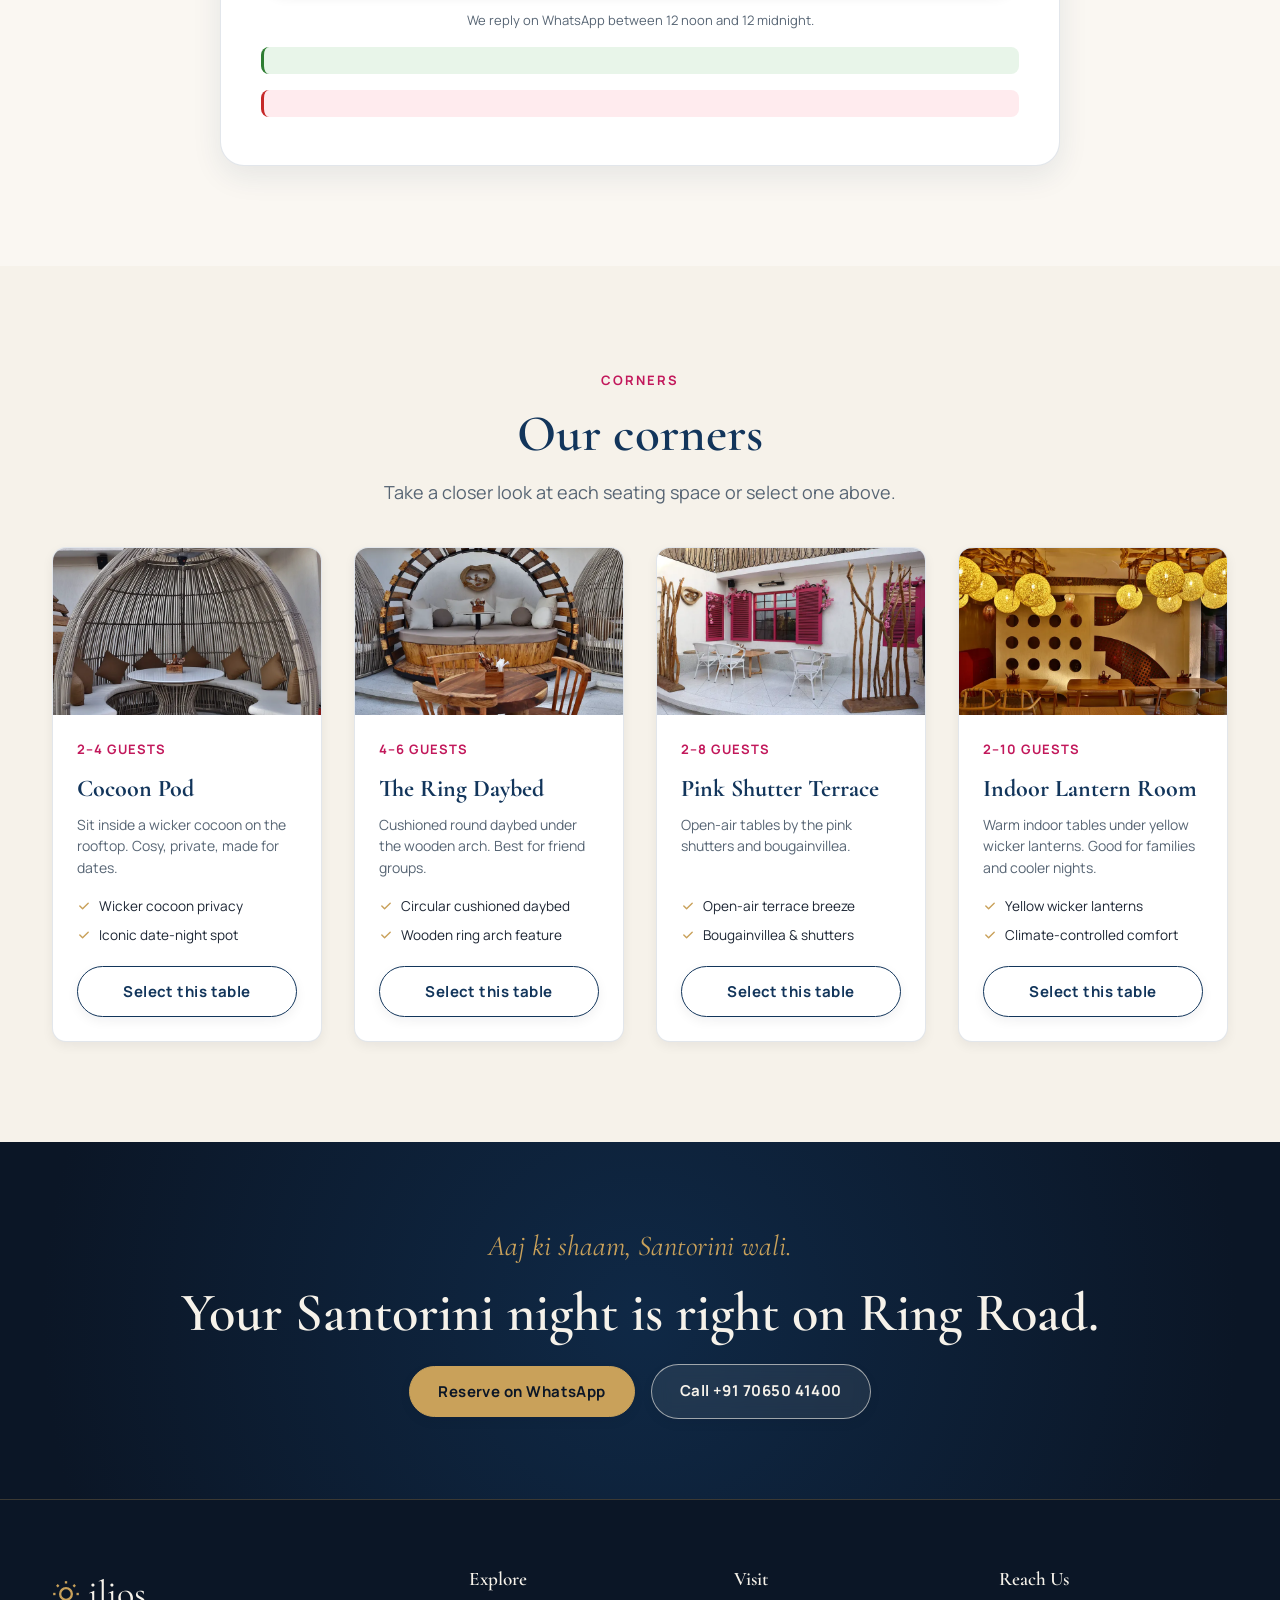
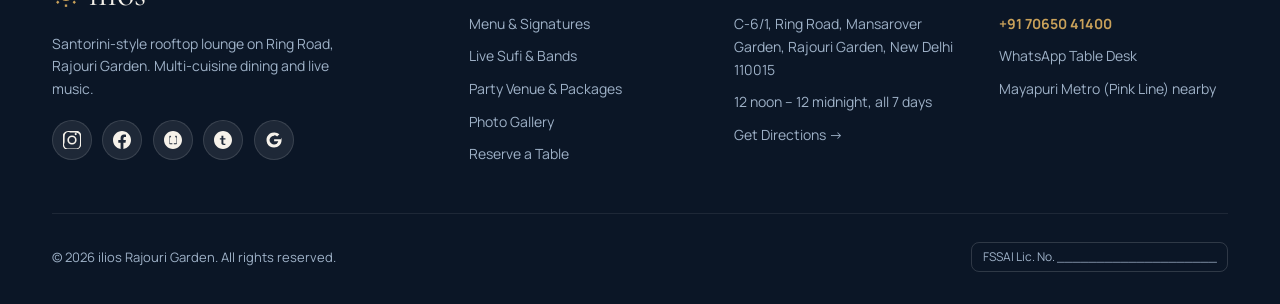
<file: reserve.html>
<!DOCTYPE html>
<html lang="en-IN" class="no-js">
<head>
  <meta charset="UTF-8">
  <meta name="viewport" content="width=device-width, initial-scale=1.0, viewport-fit=cover">
  <meta http-equiv="X-UA-Compatible" content="IE=edge">

  <title>Reserve a Table at ilios Rajouri Garden | Cocoon Pods &amp; Rooftop WhatsApp Booking</title>
  <meta name="description" content="Book your table at ilios, Ring Road, Rajouri Garden, on WhatsApp. Choose a wicker cocoon pod, the ring daybed, pink shutter terrace or lantern room.">
  <meta name="keywords" content="cocoon seating rooftop Rajouri Garden, book table Rajouri Garden, reserve table ilios, rooftop lounge booking West Delhi, live music table booking Delhi">
  <link rel="canonical" href="https://iliosdelhi.com/reserve">

  <!-- Open Graph -->
  <meta property="og:type" content="website">
  <meta property="og:title" content="Reserve a Table | ilios Rajouri Garden">
  <meta property="og:description" content="Book your table directly on WhatsApp. Choose a wicker cocoon pod, the ring daybed, pink shutter terrace or indoor lantern room.">
  <meta property="og:image" content="/assets/img/og-image.webp">
  <meta property="og:url" content="https://iliosdelhi.com/reserve">

  <!-- Twitter Card -->
  <meta name="twitter:card" content="summary_large_image">
  <meta name="twitter:title" content="Reserve a Table | ilios Rajouri Garden">
  <meta name="twitter:description" content="Book your table directly on WhatsApp. Choose a wicker cocoon pod, the ring daybed, pink shutter terrace or indoor lantern room.">
  <meta name="twitter:image" content="/assets/img/og-image.webp">

  <meta name="theme-color" content="#0B1626">

  <link rel="preconnect" href="https://fonts.googleapis.com">
  <link rel="preconnect" href="https://fonts.gstatic.com" crossorigin>
  <link href="https://fonts.googleapis.com/css2?family=Cormorant+Garamond:ital,wght@0,500;0,600;0,700;1,500&family=Manrope:wght@400;500;600;700&display=swap" rel="stylesheet">
  <link rel="stylesheet" href="/assets/styles.css">

  <script type="application/ld+json">
  {
    "@context": "https://schema.org",
    "@type": "BreadcrumbList",
    "itemListElement": [
      {
        "@type": "ListItem",
        "position": 1,
        "name": "Home",
        "item": "https://iliosdelhi.com/"
      },
      {
        "@type": "ListItem",
        "position": 2,
        "name": "Reserve",
        "item": "https://iliosdelhi.com/reserve"
      }
    ]
  }
  </script>

  <script src="/assets/data.js" defer></script>
  <script src="/assets/main.js" defer></script>
</head>
<body>
  <a href="#main" class="skip-link">Skip to main content</a>

  <!-- Shared Navbar (Solid from Start) -->
  <header class="site-nav site-nav--solid" id="main-nav">
    <div class="container nav-container">
      <a href="/" class="brand-logo" aria-label="ilios homepage">
        <svg class="sun-icon" viewBox="0 0 24 24" fill="none" stroke="currentColor" stroke-width="2" stroke-linecap="round" stroke-linejoin="round" aria-hidden="true">
          <circle cx="12" cy="12" r="5"></circle>
          <line x1="12" y1="1" x2="12" y2="3"></line>
          <line x1="12" y1="21" x2="12" y2="23"></line>
          <line x1="4.22" y1="4.22" x2="5.64" y2="5.64"></line>
          <line x1="18.36" y1="18.36" x2="19.78" y2="19.78"></line>
          <line x1="1" y1="12" x2="3" y2="12"></line>
          <line x1="21" y1="12" x2="23" y2="12"></line>
          <line x1="4.22" y1="19.78" x2="5.64" y2="18.36"></line>
          <line x1="18.36" y1="5.64" x2="19.78" y2="4.22"></line>
        </svg>
        <span>ilios</span>
      </a>

      <!-- Desktop Links -->
      <ul class="nav-links">
        <li class="nav-item has-dropdown">
          <a href="/menu" class="nav-link">Menu</a>
          <button type="button" class="nav-dropdown-toggle" aria-expanded="false" aria-label="Toggle Menu dropdown">
            <svg viewBox="0 0 24 24" fill="none" stroke="currentColor" stroke-width="2.5"><path d="m6 9 6 6 6-6"/></svg>
          </button>
          <ul class="nav-dropdown-menu">
            <li class="nav-dropdown-item"><a href="/menu#signature">Signature Dishes</a></li>
            <li class="nav-dropdown-item"><a href="/menu#small-plates">Small Plates</a></li>
            <li class="nav-dropdown-item"><a href="/menu#mains">Mains</a></li>
            <li class="nav-dropdown-item"><a href="/menu#pizza-pasta">Pizza &amp; Pasta</a></li>
            <li class="nav-dropdown-item"><a href="/menu#shakes">Shakes &amp; Mocktails</a></li>
          </ul>
        </li>
        <li class="nav-item has-dropdown">
          <a href="/live-nights" class="nav-link">Live Nights</a>
          <button type="button" class="nav-dropdown-toggle" aria-expanded="false" aria-label="Toggle Live Nights dropdown">
            <svg viewBox="0 0 24 24" fill="none" stroke="currentColor" stroke-width="2.5"><path d="m6 9 6 6 6-6"/></svg>
          </button>
          <ul class="nav-dropdown-menu">
            <li class="nav-dropdown-item"><a href="/live-nights#this-week">This Week</a></li>
            <li class="nav-dropdown-item"><a href="/live-nights#sufi">Sufi Nights</a></li>
            <li class="nav-dropdown-item"><a href="/live-nights#live-band">Live Band Nights</a></li>
            <li class="nav-dropdown-item"><a href="/live-nights#sundowner">Sunday Sundowner</a></li>
          </ul>
        </li>
        <li class="nav-item has-dropdown">
          <a href="/parties" class="nav-link">Parties</a>
          <button type="button" class="nav-dropdown-toggle" aria-expanded="false" aria-label="Toggle Parties dropdown">
            <svg viewBox="0 0 24 24" fill="none" stroke="currentColor" stroke-width="2.5"><path d="m6 9 6 6 6-6"/></svg>
          </button>
          <ul class="nav-dropdown-menu">
            <li class="nav-dropdown-item"><a href="/parties#birthdays">Birthdays</a></li>
            <li class="nav-dropdown-item"><a href="/parties#corporate">Corporate Parties</a></li>
            <li class="nav-dropdown-item"><a href="/parties#celebrations">Anniversaries</a></li>
            <li class="nav-dropdown-item"><a href="/parties#kitty">Kitty Parties</a></li>
            <li class="nav-dropdown-item"><a href="/parties#packages">Packages</a></li>
            <li class="nav-dropdown-item"><a href="/parties#enquire">Get a Party Quote</a></li>
          </ul>
        </li>
        <li class="nav-item">
          <a href="/gallery" class="nav-link">Gallery</a>
        </li>
        <li class="nav-item has-dropdown">
          <a href="/visit" class="nav-link">Visit</a>
          <button type="button" class="nav-dropdown-toggle" aria-expanded="false" aria-label="Toggle Visit dropdown">
            <svg viewBox="0 0 24 24" fill="none" stroke="currentColor" stroke-width="2.5"><path d="m6 9 6 6 6-6"/></svg>
          </button>
          <ul class="nav-dropdown-menu">
            <li class="nav-dropdown-item"><a href="/visit#directions">Directions &amp; Timings</a></li>
            <li class="nav-dropdown-item"><a href="/visit#story">Our Story</a></li>
            <li class="nav-dropdown-item"><a href="/visit#reviews">Reviews</a></li>
            <li class="nav-dropdown-item"><a href="/visit#locations">Other Locations</a></li>
          </ul>
        </li>
      </ul>

      <div class="nav-cta-wrap">
        <a href="/reserve" class="btn btn-primary nav-reserve-btn" aria-current="page">Reserve</a>
        <button type="button" class="menu-toggle" id="menu-toggle-btn" aria-label="Open navigation menu" aria-expanded="false">
          <span class="menu-bar"></span>
          <span class="menu-bar"></span>
          <span class="menu-bar"></span>
        </button>
      </div>
    </div>
  </header>

  <!-- Mobile Overlay -->
  <div class="mobile-overlay" id="mobile-nav-overlay" aria-hidden="true">
    <div class="mobile-overlay-header">
      <a href="/" class="brand-logo" aria-label="ilios homepage">
        <svg class="sun-icon" viewBox="0 0 24 24" fill="none" stroke="currentColor" stroke-width="2" stroke-linecap="round" stroke-linejoin="round" aria-hidden="true">
          <circle cx="12" cy="12" r="5"></circle>
          <line x1="12" y1="1" x2="12" y2="3"></line>
          <line x1="12" y1="21" x2="12" y2="23"></line>
          <line x1="4.22" y1="4.22" x2="5.64" y2="5.64"></line>
          <line x1="18.36" y1="18.36" x2="19.78" y2="19.78"></line>
          <line x1="1" y1="12" x2="3" y2="12"></line>
          <line x1="21" y1="12" x2="23" y2="12"></line>
          <line x1="4.22" y1="19.78" x2="5.64" y2="18.36"></line>
          <line x1="18.36" y1="5.64" x2="19.78" y2="4.22"></line>
        </svg>
        <span>ilios</span>
      </a>
      <button type="button" class="mobile-overlay-close" id="mobile-overlay-close-btn" aria-label="Close menu">
        <svg width="24" height="24" viewBox="0 0 24 24" fill="none" stroke="currentColor" stroke-width="2" stroke-linecap="round" stroke-linejoin="round">
          <line x1="18" y1="6" x2="6" y2="18"></line>
          <line x1="6" y1="6" x2="18" y2="18"></line>
        </svg>
      </button>
    </div>
    <ul class="mobile-accordion-list">
      <li>
        <button type="button" class="mobile-accordion-header">
          <span>Menu</span>
          <span>+</span>
        </button>
        <ul class="mobile-accordion-panel">
          <li><a href="/menu#signature" class="mobile-sublink">Signature Dishes</a></li>
          <li><a href="/menu#small-plates" class="mobile-sublink">Small Plates</a></li>
          <li><a href="/menu#mains" class="mobile-sublink">Mains</a></li>
          <li><a href="/menu#pizza-pasta" class="mobile-sublink">Pizza &amp; Pasta</a></li>
          <li><a href="/menu#shakes" class="mobile-sublink">Shakes &amp; Mocktails</a></li>
        </ul>
      </li>
      <li>
        <button type="button" class="mobile-accordion-header">
          <span>Live Nights</span>
          <span>+</span>
        </button>
        <ul class="mobile-accordion-panel">
          <li><a href="/live-nights#this-week" class="mobile-sublink">This Week</a></li>
          <li><a href="/live-nights#sufi" class="mobile-sublink">Sufi Nights</a></li>
          <li><a href="/live-nights#live-band" class="mobile-sublink">Live Band Nights</a></li>
          <li><a href="/live-nights#sundowner" class="mobile-sublink">Sunday Sundowner</a></li>
        </ul>
      </li>
      <li>
        <button type="button" class="mobile-accordion-header">
          <span>Parties</span>
          <span>+</span>
        </button>
        <ul class="mobile-accordion-panel">
          <li><a href="/parties#birthdays" class="mobile-sublink">Birthdays</a></li>
          <li><a href="/parties#corporate" class="mobile-sublink">Corporate Parties</a></li>
          <li><a href="/parties#celebrations" class="mobile-sublink">Anniversaries</a></li>
          <li><a href="/parties#kitty" class="mobile-sublink">Kitty Parties</a></li>
          <li><a href="/parties#packages" class="mobile-sublink">Packages</a></li>
          <li><a href="/parties#enquire" class="mobile-sublink">Get a Party Quote</a></li>
        </ul>
      </li>
      <li>
        <a href="/gallery" class="mobile-accordion-header" style="text-decoration:none;">
          <span>Gallery</span>
          <span>→</span>
        </a>
      </li>
      <li>
        <button type="button" class="mobile-accordion-header">
          <span>Visit</span>
          <span>+</span>
        </button>
        <ul class="mobile-accordion-panel">
          <li><a href="/visit#directions" class="mobile-sublink">Directions &amp; Timings</a></li>
          <li><a href="/visit#story" class="mobile-sublink">Our Story</a></li>
          <li><a href="/visit#reviews" class="mobile-sublink">Reviews</a></li>
          <li><a href="/visit#locations" class="mobile-sublink">Other Locations</a></li>
        </ul>
      </li>
    </ul>

    <div class="mobile-overlay-actions">
      <a href="/reserve" class="btn btn-primary" style="width:100%;">Reserve a Table</a>
      <div class="mobile-icon-row">
        <a href="https://wa.me/917065041400" target="_blank" rel="noopener noreferrer" class="mobile-icon-btn">WhatsApp</a>
        <a href="tel:+917065041400" class="mobile-icon-btn">Call</a>
        <a href="https://www.google.com/maps/dir/?api=1&destination=ilios+C-6/1+Ring+Rd+Mansarover+Garden+New+Delhi" target="_blank" rel="noopener noreferrer" class="mobile-icon-btn">Directions</a>
      </div>
    </div>
  </div>

  <main id="main">
    <!-- Banner -->
    <header class="page-banner">
      <div class="page-banner-bg">
        <img src="/assets/img/banner-reserve.webp" 
             srcset="/assets/img/banner-reserve-800.webp 800w, /assets/img/banner-reserve.webp 1600w" 
             sizes="100vw"
             alt="Warm illuminated rooftop and seating at ilios" 
             width="1600" height="700" 
             loading="eager"
             decoding="async">
      </div>
      <div class="page-banner-overlay"></div>
      <div class="page-banner-content">
        <nav class="breadcrumb" aria-label="Breadcrumb">
          <a href="/">Home</a> / <span>Reserve</span>
        </nav>
        <h1 class="page-banner-title">Reserve your table</h1>
        <p class="page-banner-subtext">Book directly on WhatsApp. Quick confirmation from our host team.</p>
        <div style="margin-top: 1.25rem;">
          <a href="#form" class="btn btn-primary btn-sm">Jump to form ↓</a>
        </div>
      </div>
    </header>

    <!-- Direct Booking Perk -->
    <section class="section-pad--tight" style="background-color: var(--chalk-pure); border-bottom: 1px solid var(--border-subtle);">
      <div class="container" style="text-align: center;">
        <p style="font-weight: 600; color: var(--aegean); font-size: 0.95rem;">
          <!-- CONFIRM: Direct booking perk -->
          ✨ First pick of stage-side tables when you book direct on WhatsApp
        </p>
      </div>
    </section>

    <!-- The ONE Reservation Form (First on Mobile) -->
    <section class="section-pad" style="background-color: var(--chalk-pure);" id="form">
      <div class="container">
        <div class="form-box reveal">
          <div class="form-head">
            <span class="eyebrow">Table Booking</span>
            <h2 style="font-family:var(--font-display); font-size:2.2rem; color:var(--aegean);">Send Your Booking Request</h2>
            <p style="color:var(--text-muted); font-size:0.95rem;">We will confirm your table on WhatsApp during opening hours.</p>
          </div>

          <form id="table-reservation-form">
            <div class="booking-form-grid">
              <!-- Full Name -->
              <div class="form-group">
                <label for="book-name" class="form-label">Full Name *</label>
                <input type="text" id="book-name" class="form-control" placeholder="e.g. Vikram Malhotra" required autocomplete="name">
              </div>

              <!-- Phone -->
              <div class="form-group">
                <label for="book-phone" class="form-label">Phone Number *</label>
                <input type="tel" id="book-phone" class="form-control" placeholder="10-digit mobile number" required inputmode="tel" autocomplete="tel">
              </div>

              <!-- Date & Time (50/50 side-by-side on mobile >=375px) -->
              <div class="form-row-datetime form-col-span-2">
                <div class="form-group" style="margin-bottom:0;">
                  <label for="book-date" class="form-label">Date *</label>
                  <input type="date" id="book-date" class="form-control" required lang="en-IN">
                  <span class="chosen-date-display" id="book-date-display" aria-live="polite"></span>
                </div>

                <div class="form-group" style="margin-bottom:0;">
                  <label for="book-time" class="form-label">Time Slot *</label>
                  <select id="book-time" class="form-control" required>
                    <option value="">Select a time</option>
                    <option value="12:30 PM">12:30 PM</option>
                    <option value="01:00 PM">01:00 PM</option>
                    <option value="01:30 PM">01:30 PM</option>
                    <option value="02:00 PM">02:00 PM</option>
                    <option value="02:30 PM">02:30 PM</option>
                    <option value="03:00 PM">03:00 PM</option>
                    <option value="05:30 PM">05:30 PM (Sundowner)</option>
                    <option value="06:00 PM">06:00 PM</option>
                    <option value="06:30 PM">06:30 PM</option>
                    <option value="07:00 PM">07:00 PM</option>
                    <option value="07:30 PM">07:30 PM</option>
                    <option value="08:00 PM">08:00 PM</option>
                    <option value="08:30 PM">08:30 PM (Live Music)</option>
                    <option value="09:00 PM">09:00 PM</option>
                    <option value="09:30 PM">09:30 PM</option>
                    <option value="10:00 PM">10:00 PM</option>
                    <option value="10:30 PM">10:30 PM</option>
                    <option value="11:00 PM">11:00 PM</option>
                  </select>
                </div>
              </div>

              <!-- Guests -->
              <div class="form-group form-col-span-2">
                <label for="book-guests" class="form-label">Number of Guests *</label>
                <select id="book-guests" class="form-control" required>
                  <option value="">Select guest count</option>
                  <option value="1">1 Guest</option>
                  <option value="2">2 Guests</option>
                  <option value="3">3 Guests</option>
                  <option value="4">4 Guests</option>
                  <option value="5">5 Guests</option>
                  <option value="6">6 Guests</option>
                  <option value="7">7 Guests</option>
                  <option value="8">8 Guests</option>
                  <option value="9">9 Guests</option>
                  <option value="10">10 Guests</option>
                  <option value="10+ (we'll call you)">10+ (we'll call you)</option>
                </select>
              </div>

              <!-- Table Preference Choice Chips -->
              <div class="form-group form-col-span-2">
                <label class="form-label">Table Preference</label>
                <div class="table-choice-chips" role="radiogroup" aria-label="Table preference">
                  <button type="button" class="table-choice-chip active" data-table="no-preference" data-table-val="No preference" role="radio" aria-checked="true">
                    <span class="chip-thumb chip-thumb--icon" aria-hidden="true">☀️</span>
                    <span class="chip-info">
                      <span class="chip-name">No preference</span>
                      <span class="chip-sub">Any available table</span>
                    </span>
                  </button>
                  <button type="button" class="table-choice-chip" data-table="cocoon-pod" data-table-val="Cocoon Pod" role="radio" aria-checked="false">
                    <img src="/assets/img/table-cocoon-pod.webp" alt="Cocoon Pod" class="chip-thumb" width="48" height="48" loading="lazy" decoding="async">
                    <span class="chip-info">
                      <span class="chip-name">Cocoon Pod</span>
                      <span class="chip-sub">2–4 guests · Cosy &amp; private</span>
                    </span>
                  </button>
                  <button type="button" class="table-choice-chip" data-table="ring-daybed" data-table-val="The Ring Daybed" role="radio" aria-checked="false">
                    <img src="/assets/img/table-ring-daybed.webp" alt="The Ring Daybed" class="chip-thumb" width="48" height="48" loading="lazy" decoding="async">
                    <span class="chip-info">
                      <span class="chip-name">The Ring Daybed</span>
                      <span class="chip-sub">4–6 guests · Cushioned</span>
                    </span>
                  </button>
                  <button type="button" class="table-choice-chip" data-table="pink-shutter-terrace" data-table-val="Pink Shutter Terrace" role="radio" aria-checked="false">
                    <img src="/assets/img/table-pink-shutter-terrace.webp" alt="Pink Shutter Terrace" class="chip-thumb" width="48" height="48" loading="lazy" decoding="async">
                    <span class="chip-info">
                      <span class="chip-name">Pink Shutter Terrace</span>
                      <span class="chip-sub">2–8 guests · Bougainvillea</span>
                    </span>
                  </button>
                  <button type="button" class="table-choice-chip" data-table="indoor-lantern-room" data-table-val="Indoor Lantern Room" role="radio" aria-checked="false">
                    <img src="/assets/img/table-indoor-lantern-room.webp" alt="Indoor Lantern Room" class="chip-thumb" width="48" height="48" loading="lazy" decoding="async">
                    <span class="chip-info">
                      <span class="chip-name">Indoor Lantern Room</span>
                      <span class="chip-sub">2–10 guests · Families</span>
                    </span>
                  </button>
                </div>
                <!-- Hidden synced select for form value -->
                <select id="book-table-type" class="form-control" style="display:none;" aria-hidden="true">
                  <option value="No preference" selected>No preference</option>
                  <option value="Cocoon Pod">Cocoon Pod</option>
                  <option value="The Ring Daybed">The Ring Daybed</option>
                  <option value="Pink Shutter Terrace">Pink Shutter Terrace</option>
                  <option value="Indoor Lantern Room">Indoor Lantern Room</option>
                </select>
              </div>

              <!-- Note -->
              <div class="form-group form-col-span-2">
                <label for="book-note" class="form-label">Special Requests (Optional)</label>
                <input type="text" id="book-note" class="form-control" placeholder="Birthday, anniversary cake, high chair…">
              </div>

              <!-- Submit -->
              <div class="form-group form-col-span-2" style="margin-top:0.5rem;">
                <button type="submit" class="btn btn-whatsapp form-submit-btn" style="width:100%; font-size:1.05rem;">
                  Send booking on WhatsApp
                </button>
                <p style="text-align:center; font-size:0.8125rem; color:var(--text-muted); margin-top:0.6rem;">
                  We reply on WhatsApp between 12 noon and 12 midnight.
                </p>
              </div>
            </div>

            <!-- Inline Messages -->
            <div id="reserve-success-msg" class="form-msg form-msg--success" role="status" aria-live="polite"></div>
            <div id="reserve-error-msg" class="form-msg form-msg--error" role="alert" aria-live="polite"></div>
          </form>
        </div>
      </div>
    </section>

    <!-- Our Corners (Below Form) -->
    <section class="section-pad" id="table-options">
      <div class="container">
        <div class="section-head reveal">
          <span class="eyebrow">Corners</span>
          <h2 class="section-title">Our corners</h2>
          <p class="section-subtitle">Take a closer look at each seating space or select one above.</p>
        </div>

        <div class="vip-tables-grid">
          <!-- Cocoon Pod -->
          <article class="table-card card-hover reveal">
            <div class="table-img-box img-frame">
              <img src="/assets/img/table-cocoon-pod.webp" alt="Cocoon Pod on the rooftop" width="800" height="500" loading="lazy" decoding="async">
            </div>
            <div class="table-content">
              <span class="table-capacity">2–4 guests</span>
              <h3 class="table-type-title">Cocoon Pod</h3>
              <p class="table-desc">Sit inside a wicker cocoon on the rooftop. Cosy, private, made for dates.</p>
              <ul class="table-perks">
                <li><svg viewBox="0 0 20 20" fill="currentColor"><path fill-rule="evenodd" d="M16.707 5.293a1 1 0 010 1.414l-8 8a1 1 0 01-1.414 0l-4-4a1 1 0 011.414-1.414L8 12.586l7.293-7.293a1 1 0 011.414 0z" clip-rule="evenodd"/></svg> Wicker cocoon privacy</li>
                <li><svg viewBox="0 0 20 20" fill="currentColor"><path fill-rule="evenodd" d="M16.707 5.293a1 1 0 010 1.414l-8 8a1 1 0 01-1.414 0l-4-4a1 1 0 011.414-1.414L8 12.586l7.293-7.293a1 1 0 011.414 0z" clip-rule="evenodd"/></svg> Iconic date-night spot</li>
              </ul>
              <button type="button" class="btn btn-outline-aegean" onclick="selectBookingTable('cocoon-pod')">
                Select this table
              </button>
            </div>
          </article>

          <!-- The Ring Daybed -->
          <article class="table-card card-hover reveal">
            <div class="table-img-box img-frame">
              <img src="/assets/img/table-ring-daybed.webp" alt="The Ring Daybed seating" width="800" height="500" loading="lazy" decoding="async">
            </div>
            <div class="table-content">
              <span class="table-capacity">4–6 guests</span>
              <h3 class="table-type-title">The Ring Daybed</h3>
              <p class="table-desc">Cushioned round daybed under the wooden arch. Best for friend groups.</p>
              <ul class="table-perks">
                <li><svg viewBox="0 0 20 20" fill="currentColor"><path fill-rule="evenodd" d="M16.707 5.293a1 1 0 010 1.414l-8 8a1 1 0 01-1.414 0l-4-4a1 1 0 011.414-1.414L8 12.586l7.293-7.293a1 1 0 011.414 0z" clip-rule="evenodd"/></svg> Circular cushioned daybed</li>
                <li><svg viewBox="0 0 20 20" fill="currentColor"><path fill-rule="evenodd" d="M16.707 5.293a1 1 0 010 1.414l-8 8a1 1 0 01-1.414 0l-4-4a1 1 0 011.414-1.414L8 12.586l7.293-7.293a1 1 0 011.414 0z" clip-rule="evenodd"/></svg> Wooden ring arch feature</li>
              </ul>
              <button type="button" class="btn btn-outline-aegean" onclick="selectBookingTable('ring-daybed')">
                Select this table
              </button>
            </div>
          </article>

          <!-- Pink Shutter Terrace -->
          <article class="table-card card-hover reveal">
            <div class="table-img-box img-frame">
              <img src="/assets/img/table-pink-shutter-terrace.webp" alt="Pink Shutter Terrace" width="800" height="500" loading="lazy" decoding="async">
            </div>
            <div class="table-content">
              <span class="table-capacity">2–8 guests</span>
              <h3 class="table-type-title">Pink Shutter Terrace</h3>
              <p class="table-desc">Open-air tables by the pink shutters and bougainvillea.</p>
              <ul class="table-perks">
                <li><svg viewBox="0 0 20 20" fill="currentColor"><path fill-rule="evenodd" d="M16.707 5.293a1 1 0 010 1.414l-8 8a1 1 0 01-1.414 0l-4-4a1 1 0 011.414-1.414L8 12.586l7.293-7.293a1 1 0 011.414 0z" clip-rule="evenodd"/></svg> Open-air terrace breeze</li>
                <li><svg viewBox="0 0 20 20" fill="currentColor"><path fill-rule="evenodd" d="M16.707 5.293a1 1 0 010 1.414l-8 8a1 1 0 01-1.414 0l-4-4a1 1 0 011.414-1.414L8 12.586l7.293-7.293a1 1 0 011.414 0z" clip-rule="evenodd"/></svg> Bougainvillea &amp; shutters</li>
              </ul>
              <button type="button" class="btn btn-outline-aegean" onclick="selectBookingTable('pink-shutter-terrace')">
                Select this table
              </button>
            </div>
          </article>

          <!-- Indoor Lantern Room -->
          <article class="table-card card-hover reveal">
            <div class="table-img-box img-frame">
              <img src="/assets/img/table-indoor-lantern-room.webp" alt="Indoor Lantern Room" width="800" height="500" loading="lazy" decoding="async">
            </div>
            <div class="table-content">
              <span class="table-capacity">2–10 guests</span>
              <h3 class="table-type-title">Indoor Lantern Room</h3>
              <p class="table-desc">Warm indoor tables under yellow wicker lanterns. Good for families and cooler nights.</p>
              <ul class="table-perks">
                <li><svg viewBox="0 0 20 20" fill="currentColor"><path fill-rule="evenodd" d="M16.707 5.293a1 1 0 010 1.414l-8 8a1 1 0 01-1.414 0l-4-4a1 1 0 011.414-1.414L8 12.586l7.293-7.293a1 1 0 011.414 0z" clip-rule="evenodd"/></svg> Yellow wicker lanterns</li>
                <li><svg viewBox="0 0 20 20" fill="currentColor"><path fill-rule="evenodd" d="M16.707 5.293a1 1 0 010 1.414l-8 8a1 1 0 01-1.414 0l-4-4a1 1 0 011.414-1.414L8 12.586l7.293-7.293a1 1 0 011.414 0z" clip-rule="evenodd"/></svg> Climate-controlled comfort</li>
              </ul>
              <button type="button" class="btn btn-outline-aegean" onclick="selectBookingTable('indoor-lantern-room')">
                Select this table
              </button>
            </div>
          </article>
        </div>
      </div>
    </section>
  </main>

  <!-- Closing CTA Band -->
  <section class="cta-band">
    <div class="container reveal">
      <span class="cta-band-hindi">Aaj ki shaam, Santorini wali.</span>
      <h2 class="cta-band-title">Your Santorini night is right on Ring Road.</h2>
      <div class="cta-band-buttons">
        <button type="button" class="btn btn-primary" onclick="openWhatsApp('quick', {}, 'reserve_cta')">
          Reserve on WhatsApp
        </button>
        <a href="tel:+917065041400" class="btn btn-outline-light" data-source="reserve_cta">
          Call +91 70650 41400
        </a>
      </div>
    </div>
  </section>

  <!-- Footer -->
  <footer class="site-footer">
    <div class="container">
      <div class="footer-top-grid">
        <div>
          <div class="footer-brand-title">
            <svg style="width: 28px; height: 28px; color: var(--sun);" viewBox="0 0 24 24" fill="none" stroke="currentColor" stroke-width="2" aria-hidden="true">
              <circle cx="12" cy="12" r="5"></circle>
              <line x1="12" y1="1" x2="12" y2="3"></line>
              <line x1="12" y1="21" x2="12" y2="23"></line>
              <line x1="4.22" y1="4.22" x2="5.64" y2="5.64"></line>
              <line x1="18.36" y1="18.36" x2="19.78" y2="19.78"></line>
              <line x1="1" y1="12" x2="3" y2="12"></line>
              <line x1="21" y1="12" x2="23" y2="12"></line>
              <line x1="4.22" y1="19.78" x2="5.64" y2="18.36"></line>
              <line x1="18.36" y1="5.64" x2="19.78" y2="4.22"></line>
            </svg>
            <span>ilios</span>
          </div>
          <p class="footer-desc">
            Santorini-style rooftop lounge on Ring Road, Rajouri Garden. Multi-cuisine dining and live music.
          </p>
          <div class="footer-social-row"></div>
        </div>

        <div>
          <h4 class="footer-heading">Explore</h4>
          <ul class="footer-links-list">
            <li><a href="/menu">Menu &amp; Signatures</a></li>
            <li><a href="/live-nights">Live Sufi &amp; Bands</a></li>
            <li><a href="/parties">Party Venue &amp; Packages</a></li>
            <li><a href="/gallery">Photo Gallery</a></li>
            <li><a href="/reserve">Reserve a Table</a></li>
          </ul>
        </div>

        <div>
          <h4 class="footer-heading">Visit</h4>
          <ul class="footer-links-list">
            <li>C-6/1, Ring Road, Mansarover Garden, Rajouri Garden, New Delhi 110015</li>
            <li>12 noon – 12 midnight, all 7 days</li>
            <li><a href="https://www.google.com/maps/dir/?api=1&destination=ilios+C-6/1+Ring+Rd+Mansarover+Garden+New+Delhi" target="_blank" rel="noopener noreferrer" class="directions-link" data-source="footer">Get Directions →</a></li>
          </ul>
        </div>

        <div>
          <h4 class="footer-heading">Reach Us</h4>
          <ul class="footer-links-list">
            <li><a href="tel:+917065041400" style="color:var(--sun); font-weight:700;" data-source="footer">+91 70650 41400</a></li>
            <li><a href="javascript:void(0)" onclick="openWhatsApp('quick', {}, 'footer')">WhatsApp Table Desk</a></li>
            <li>Mayapuri Metro (Pink Line) nearby</li>
          </ul>
        </div>
      </div>

      <div class="footer-bottom">
        <div>
          &copy; <span class="current-year">2026</span> ilios Rajouri Garden. All rights reserved.
        </div>
        <div>
          <span class="fssai-box">FSSAI Lic. No. ____________________</span>
        </div>
      </div>
    </div>
  </footer>

  <!-- Mobile Sticky Bar -->
  <aside class="mobile-bottom-bar" aria-label="Mobile quick actions">
    <button type="button" class="mobile-bottom-btn mobile-bottom-btn--wa" onclick="openWhatsApp('quick', {}, 'sticky_bar')">
      <span>WhatsApp</span>
    </button>
    <a href="tel:+917065041400" class="mobile-bottom-btn mobile-bottom-btn--call" data-source="sticky_bar">
      <span>Call</span>
    </a>
  </aside>
</body>
</html>
</file>
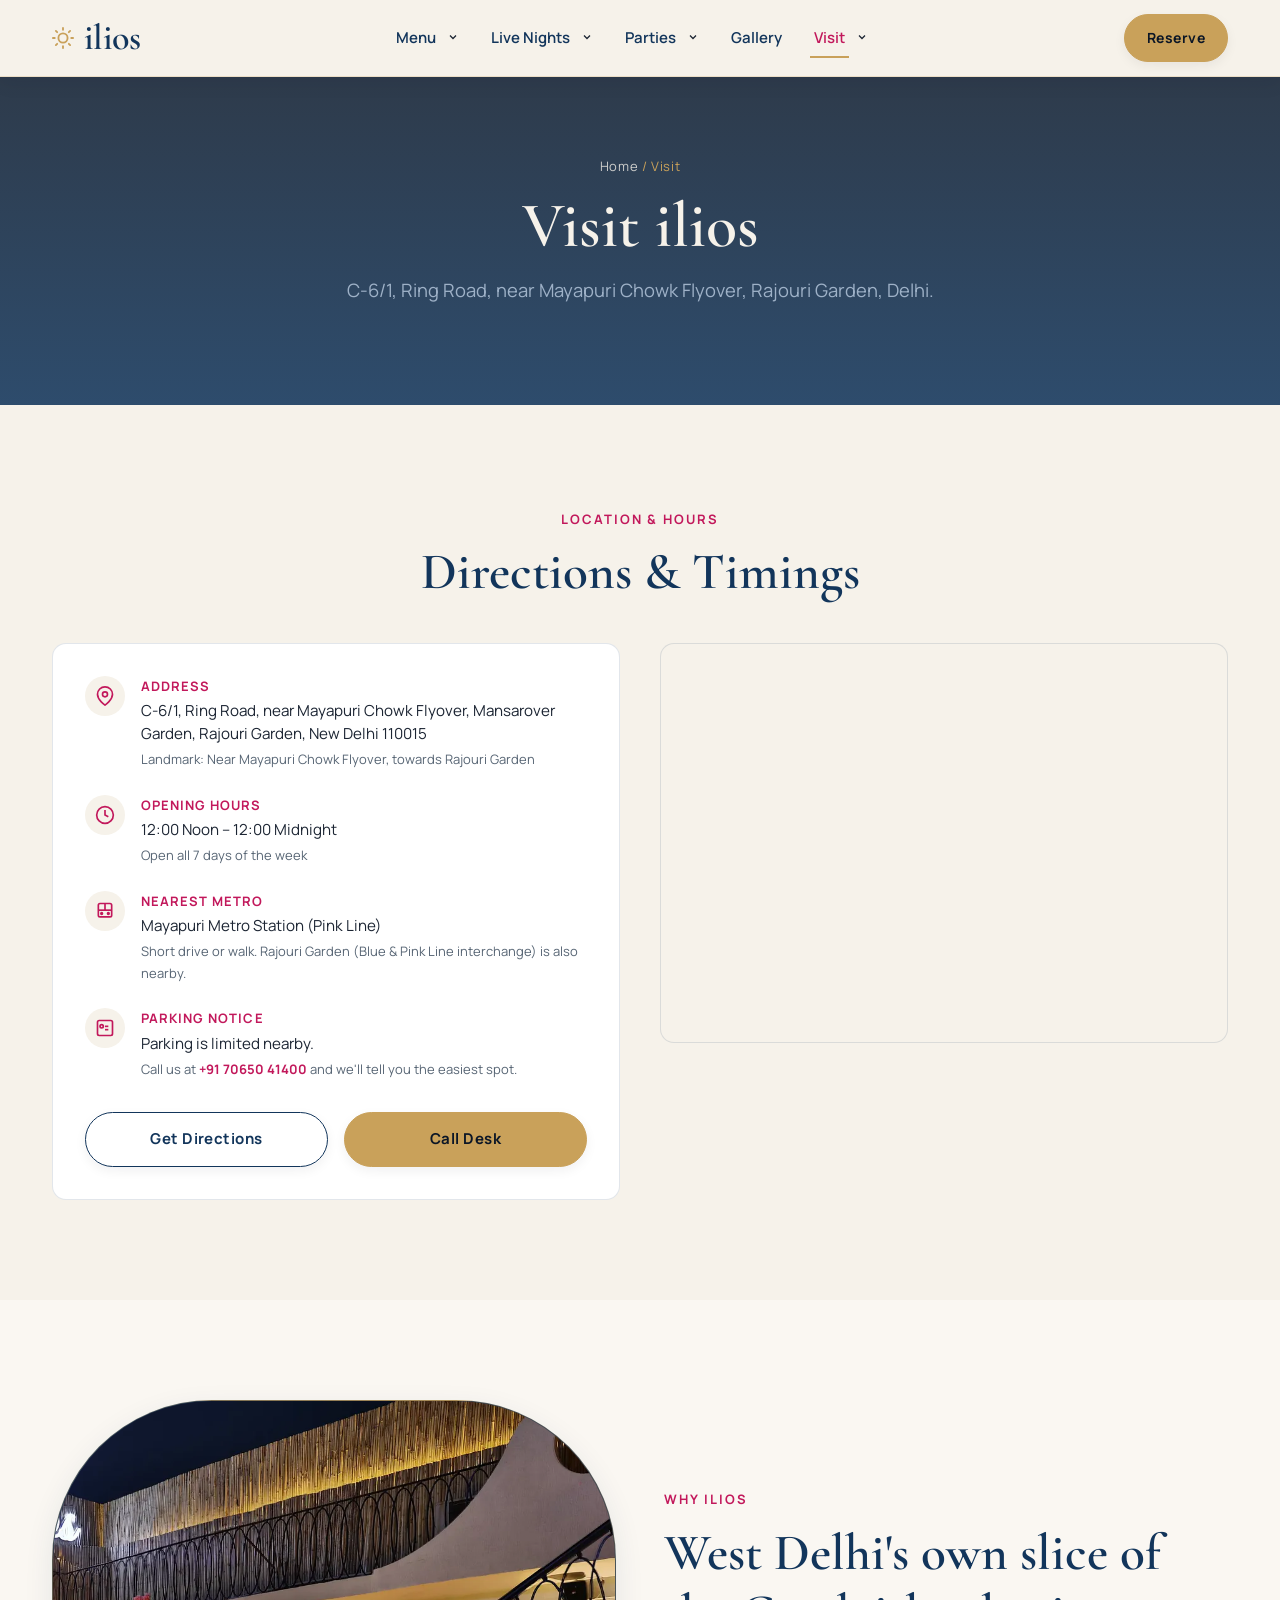
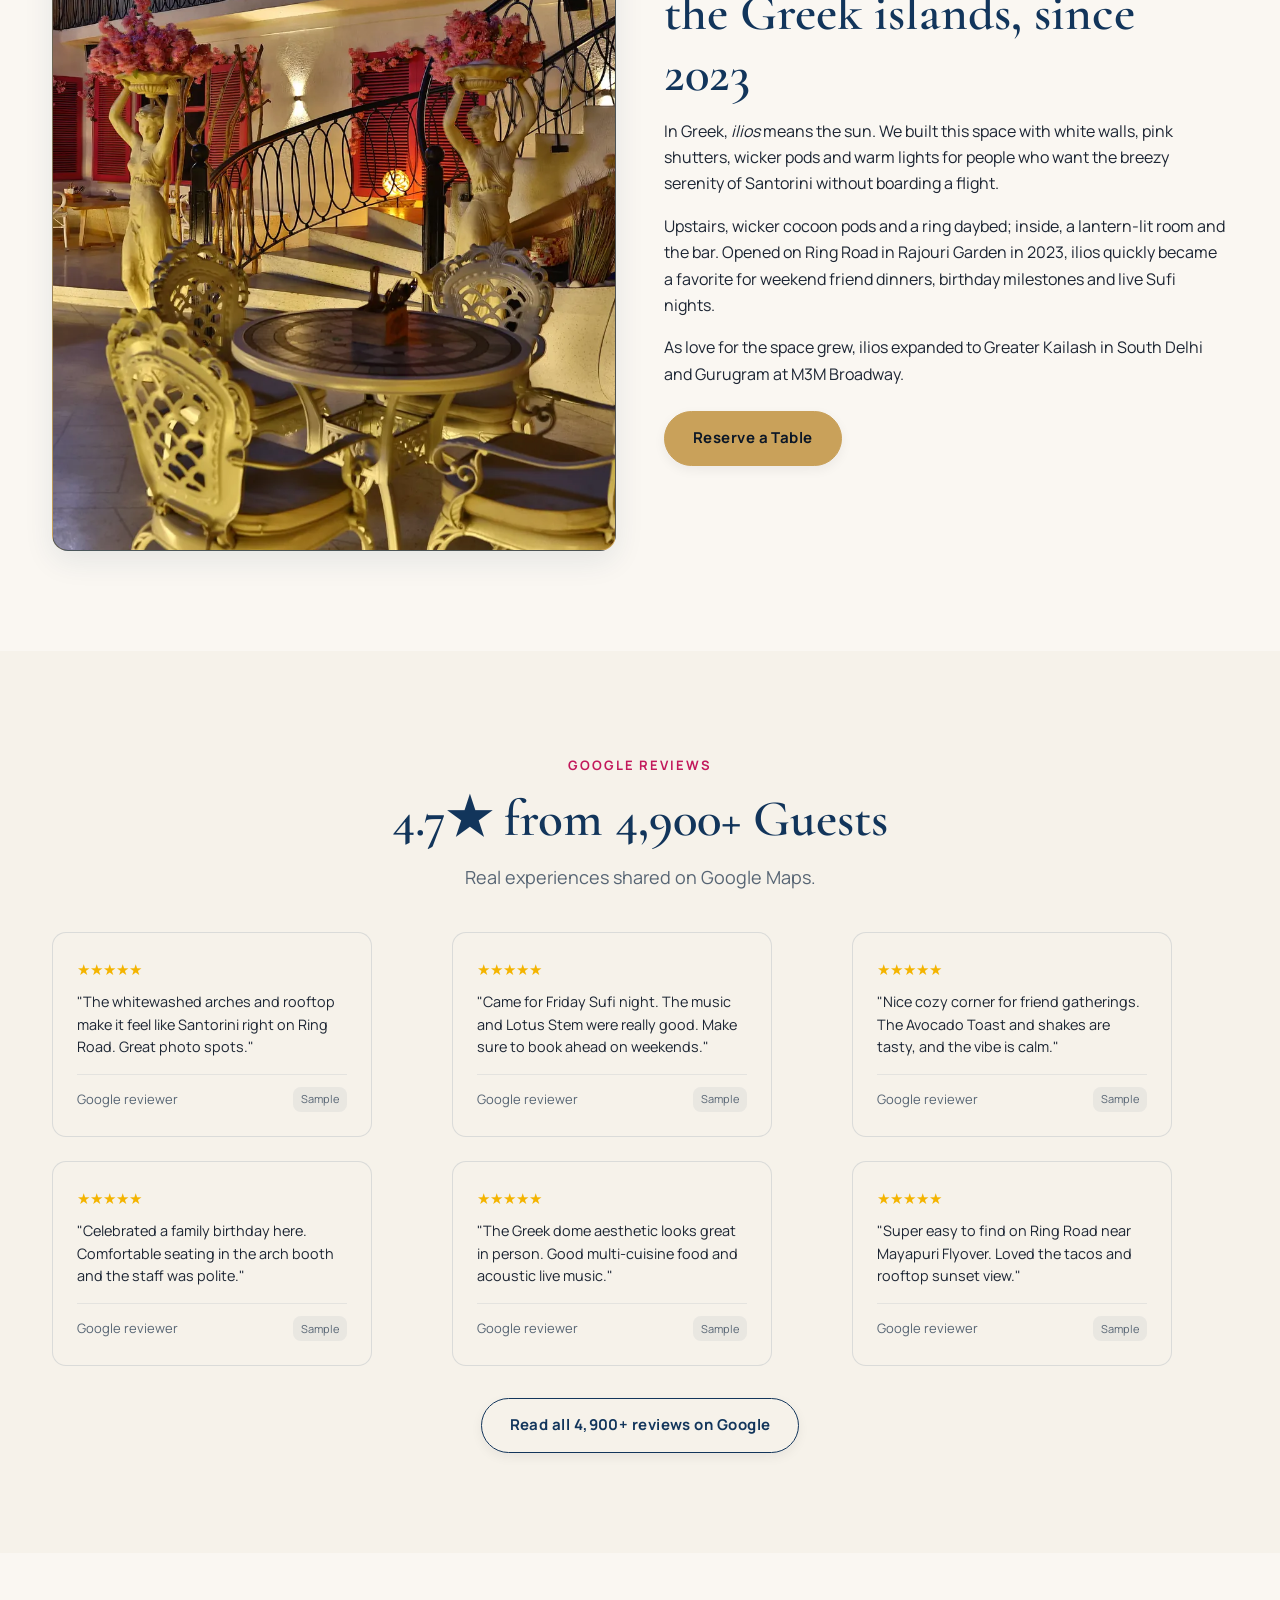
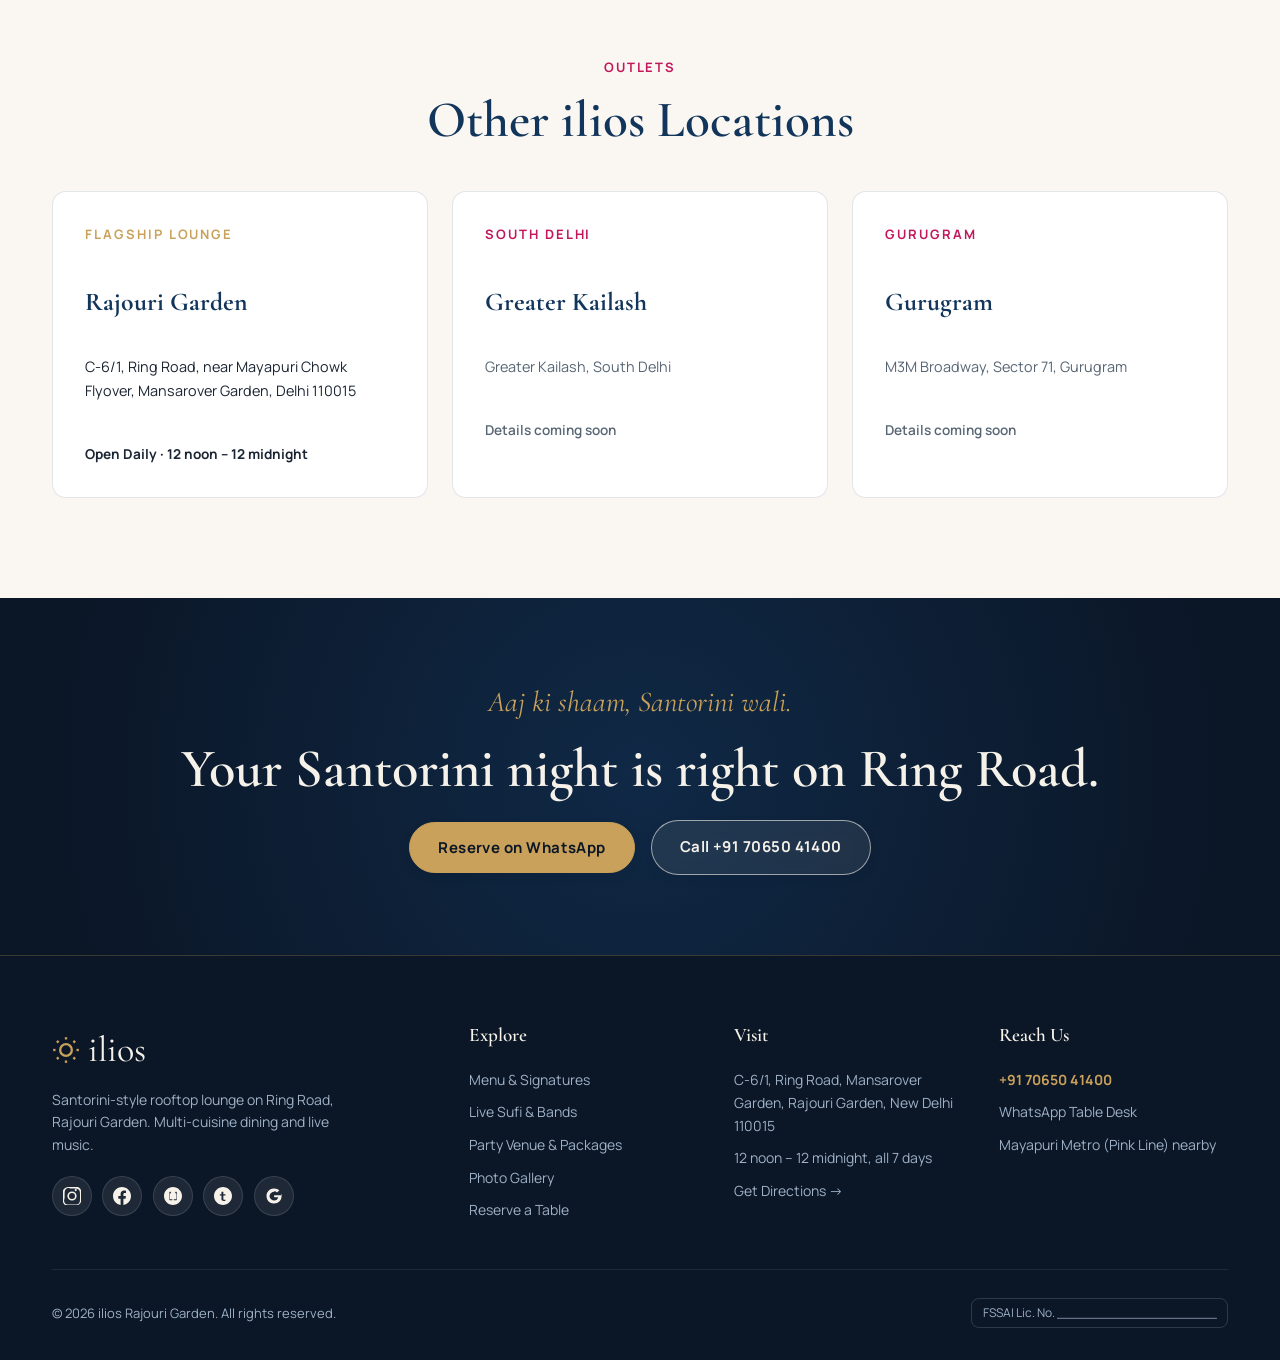
<file: visit.html>
<!DOCTYPE html>
<html lang="en-IN" class="no-js">
<head>
  <meta charset="UTF-8">
  <meta name="viewport" content="width=device-width, initial-scale=1.0, viewport-fit=cover">
  <meta http-equiv="X-UA-Compatible" content="IE=edge">

  <title>ilios Rajouri Garden – Address, Timings, Directions | Ring Road, Mayapuri Chowk</title>
  <meta name="description" content="ilios is on Ring Road near Mayapuri Chowk Flyover, Rajouri Garden, Delhi. Open 12 noon – 12 midnight. Directions, parking, metro and reviews.">
  <meta name="keywords" content="ilios address, ilios directions, Greek restaurant Rajouri Garden, Mayapuri Chowk cafe, Ring Road Delhi lounge timings">
  <link rel="canonical" href="https://iliosdelhi.com/visit">

  <!-- Open Graph -->
  <meta property="og:type" content="restaurant">
  <meta property="og:title" content="Visit ilios | Rajouri Garden, Ring Road">
  <meta property="og:description" content="Address, timings, metro connectivity, parking assistance and guest reviews.">
  <meta property="og:image" content="/assets/img/og-image.webp">
  <meta property="og:url" content="https://iliosdelhi.com/visit">

  <!-- Twitter Card -->
  <meta name="twitter:card" content="summary_large_image">
  <meta name="twitter:title" content="Visit ilios | Rajouri Garden, Ring Road">
  <meta name="twitter:description" content="Address, timings, metro connectivity, parking assistance and guest reviews.">
  <meta name="twitter:image" content="/assets/img/og-image.webp">

  <meta name="theme-color" content="#0B1626">

  <link rel="preconnect" href="https://fonts.googleapis.com">
  <link rel="preconnect" href="https://fonts.gstatic.com" crossorigin>
  <link href="https://fonts.googleapis.com/css2?family=Cormorant+Garamond:ital,wght@0,500;0,600;0,700;1,500&family=Manrope:wght@400;500;600;700&display=swap" rel="stylesheet">
  <link rel="stylesheet" href="/assets/styles.css">

  <script type="application/ld+json">
  {
    "@context": "https://schema.org",
    "@type": "BreadcrumbList",
    "itemListElement": [
      {
        "@type": "ListItem",
        "position": 1,
        "name": "Home",
        "item": "https://iliosdelhi.com/"
      },
      {
        "@type": "ListItem",
        "position": 2,
        "name": "Visit",
        "item": "https://iliosdelhi.com/visit"
      }
    ]
  }
  </script>

  <script src="/assets/data.js" defer></script>
  <script src="/assets/main.js" defer></script>
</head>
<body>
  <a href="#main" class="skip-link">Skip to main content</a>

  <!-- Shared Navbar (Solid from Start) -->
  <header class="site-nav site-nav--solid" id="main-nav">
    <div class="container nav-container">
      <a href="/" class="brand-logo" aria-label="ilios homepage">
        <svg class="sun-icon" viewBox="0 0 24 24" fill="none" stroke="currentColor" stroke-width="2" stroke-linecap="round" stroke-linejoin="round" aria-hidden="true">
          <circle cx="12" cy="12" r="5"></circle>
          <line x1="12" y1="1" x2="12" y2="3"></line>
          <line x1="12" y1="21" x2="12" y2="23"></line>
          <line x1="4.22" y1="4.22" x2="5.64" y2="5.64"></line>
          <line x1="18.36" y1="18.36" x2="19.78" y2="19.78"></line>
          <line x1="1" y1="12" x2="3" y2="12"></line>
          <line x1="21" y1="12" x2="23" y2="12"></line>
          <line x1="4.22" y1="19.78" x2="5.64" y2="18.36"></line>
          <line x1="18.36" y1="5.64" x2="19.78" y2="4.22"></line>
        </svg>
        <span>ilios</span>
      </a>

      <!-- Desktop Links -->
      <ul class="nav-links">
        <li class="nav-item has-dropdown">
          <a href="/menu" class="nav-link">Menu</a>
          <button type="button" class="nav-dropdown-toggle" aria-expanded="false" aria-label="Toggle Menu dropdown">
            <svg viewBox="0 0 24 24" fill="none" stroke="currentColor" stroke-width="2.5"><path d="m6 9 6 6 6-6"/></svg>
          </button>
          <ul class="nav-dropdown-menu">
            <li class="nav-dropdown-item"><a href="/menu#signature">Signature Dishes</a></li>
            <li class="nav-dropdown-item"><a href="/menu#small-plates">Small Plates</a></li>
            <li class="nav-dropdown-item"><a href="/menu#mains">Mains</a></li>
            <li class="nav-dropdown-item"><a href="/menu#pizza-pasta">Pizza &amp; Pasta</a></li>
            <li class="nav-dropdown-item"><a href="/menu#shakes">Shakes &amp; Mocktails</a></li>
          </ul>
        </li>
        <li class="nav-item has-dropdown">
          <a href="/live-nights" class="nav-link">Live Nights</a>
          <button type="button" class="nav-dropdown-toggle" aria-expanded="false" aria-label="Toggle Live Nights dropdown">
            <svg viewBox="0 0 24 24" fill="none" stroke="currentColor" stroke-width="2.5"><path d="m6 9 6 6 6-6"/></svg>
          </button>
          <ul class="nav-dropdown-menu">
            <li class="nav-dropdown-item"><a href="/live-nights#this-week">This Week</a></li>
            <li class="nav-dropdown-item"><a href="/live-nights#sufi">Sufi Nights</a></li>
            <li class="nav-dropdown-item"><a href="/live-nights#live-band">Live Band Nights</a></li>
            <li class="nav-dropdown-item"><a href="/live-nights#sundowner">Sunday Sundowner</a></li>
          </ul>
        </li>
        <li class="nav-item has-dropdown">
          <a href="/parties" class="nav-link">Parties</a>
          <button type="button" class="nav-dropdown-toggle" aria-expanded="false" aria-label="Toggle Parties dropdown">
            <svg viewBox="0 0 24 24" fill="none" stroke="currentColor" stroke-width="2.5"><path d="m6 9 6 6 6-6"/></svg>
          </button>
          <ul class="nav-dropdown-menu">
            <li class="nav-dropdown-item"><a href="/parties#birthdays">Birthdays</a></li>
            <li class="nav-dropdown-item"><a href="/parties#corporate">Corporate Parties</a></li>
            <li class="nav-dropdown-item"><a href="/parties#celebrations">Anniversaries</a></li>
            <li class="nav-dropdown-item"><a href="/parties#kitty">Kitty Parties</a></li>
            <li class="nav-dropdown-item"><a href="/parties#packages">Packages</a></li>
            <li class="nav-dropdown-item"><a href="/parties#enquire">Get a Party Quote</a></li>
          </ul>
        </li>
        <li class="nav-item">
          <a href="/gallery" class="nav-link">Gallery</a>
        </li>
        <li class="nav-item has-dropdown">
          <a href="/visit" class="nav-link" aria-current="page">Visit</a>
          <button type="button" class="nav-dropdown-toggle" aria-expanded="false" aria-label="Toggle Visit dropdown">
            <svg viewBox="0 0 24 24" fill="none" stroke="currentColor" stroke-width="2.5"><path d="m6 9 6 6 6-6"/></svg>
          </button>
          <ul class="nav-dropdown-menu">
            <li class="nav-dropdown-item"><a href="/visit#directions">Directions &amp; Timings</a></li>
            <li class="nav-dropdown-item"><a href="/visit#story">Our Story</a></li>
            <li class="nav-dropdown-item"><a href="/visit#reviews">Reviews</a></li>
            <li class="nav-dropdown-item"><a href="/visit#locations">Other Locations</a></li>
          </ul>
        </li>
      </ul>

      <div class="nav-cta-wrap">
        <a href="/reserve" class="btn btn-primary nav-reserve-btn">Reserve</a>
        <button type="button" class="menu-toggle" id="menu-toggle-btn" aria-label="Open navigation menu" aria-expanded="false">
          <span class="menu-bar"></span>
          <span class="menu-bar"></span>
          <span class="menu-bar"></span>
        </button>
      </div>
    </div>
  </header>

  <!-- Mobile Overlay -->
  <div class="mobile-overlay" id="mobile-nav-overlay" aria-hidden="true">
    <div class="mobile-overlay-header">
      <a href="/" class="brand-logo" aria-label="ilios homepage">
        <svg class="sun-icon" viewBox="0 0 24 24" fill="none" stroke="currentColor" stroke-width="2" stroke-linecap="round" stroke-linejoin="round" aria-hidden="true">
          <circle cx="12" cy="12" r="5"></circle>
          <line x1="12" y1="1" x2="12" y2="3"></line>
          <line x1="12" y1="21" x2="12" y2="23"></line>
          <line x1="4.22" y1="4.22" x2="5.64" y2="5.64"></line>
          <line x1="18.36" y1="18.36" x2="19.78" y2="19.78"></line>
          <line x1="1" y1="12" x2="3" y2="12"></line>
          <line x1="21" y1="12" x2="23" y2="12"></line>
          <line x1="4.22" y1="19.78" x2="5.64" y2="18.36"></line>
          <line x1="18.36" y1="5.64" x2="19.78" y2="4.22"></line>
        </svg>
        <span>ilios</span>
      </a>
      <button type="button" class="mobile-overlay-close" id="mobile-overlay-close-btn" aria-label="Close menu">
        <svg width="24" height="24" viewBox="0 0 24 24" fill="none" stroke="currentColor" stroke-width="2" stroke-linecap="round" stroke-linejoin="round">
          <line x1="18" y1="6" x2="6" y2="18"></line>
          <line x1="6" y1="6" x2="18" y2="18"></line>
        </svg>
      </button>
    </div>
    <ul class="mobile-accordion-list">
      <li>
        <button type="button" class="mobile-accordion-header">
          <span>Menu</span>
          <span>+</span>
        </button>
        <ul class="mobile-accordion-panel">
          <li><a href="/menu#signature" class="mobile-sublink">Signature Dishes</a></li>
          <li><a href="/menu#small-plates" class="mobile-sublink">Small Plates</a></li>
          <li><a href="/menu#mains" class="mobile-sublink">Mains</a></li>
          <li><a href="/menu#pizza-pasta" class="mobile-sublink">Pizza &amp; Pasta</a></li>
          <li><a href="/menu#shakes" class="mobile-sublink">Shakes &amp; Mocktails</a></li>
        </ul>
      </li>
      <li>
        <button type="button" class="mobile-accordion-header">
          <span>Live Nights</span>
          <span>+</span>
        </button>
        <ul class="mobile-accordion-panel">
          <li><a href="/live-nights#this-week" class="mobile-sublink">This Week</a></li>
          <li><a href="/live-nights#sufi" class="mobile-sublink">Sufi Nights</a></li>
          <li><a href="/live-nights#live-band" class="mobile-sublink">Live Band Nights</a></li>
          <li><a href="/live-nights#sundowner" class="mobile-sublink">Sunday Sundowner</a></li>
        </ul>
      </li>
      <li>
        <button type="button" class="mobile-accordion-header">
          <span>Parties</span>
          <span>+</span>
        </button>
        <ul class="mobile-accordion-panel">
          <li><a href="/parties#birthdays" class="mobile-sublink">Birthdays</a></li>
          <li><a href="/parties#corporate" class="mobile-sublink">Corporate Parties</a></li>
          <li><a href="/parties#celebrations" class="mobile-sublink">Anniversaries</a></li>
          <li><a href="/parties#kitty" class="mobile-sublink">Kitty Parties</a></li>
          <li><a href="/parties#packages" class="mobile-sublink">Packages</a></li>
          <li><a href="/parties#enquire" class="mobile-sublink">Get a Party Quote</a></li>
        </ul>
      </li>
      <li>
        <a href="/gallery" class="mobile-accordion-header" style="text-decoration:none;">
          <span>Gallery</span>
          <span>→</span>
        </a>
      </li>
      <li>
        <button type="button" class="mobile-accordion-header">
          <span>Visit</span>
          <span>+</span>
        </button>
        <ul class="mobile-accordion-panel">
          <li><a href="/visit#directions" class="mobile-sublink">Directions &amp; Timings</a></li>
          <li><a href="/visit#story" class="mobile-sublink">Our Story</a></li>
          <li><a href="/visit#reviews" class="mobile-sublink">Reviews</a></li>
          <li><a href="/visit#locations" class="mobile-sublink">Other Locations</a></li>
        </ul>
      </li>
    </ul>

    <div class="mobile-overlay-actions">
      <a href="/reserve" class="btn btn-primary" style="width:100%;">Reserve a Table</a>
      <div class="mobile-icon-row">
        <a href="https://wa.me/917065041400" target="_blank" rel="noopener noreferrer" class="mobile-icon-btn">WhatsApp</a>
        <a href="tel:+917065041400" class="mobile-icon-btn">Call</a>
        <a href="https://www.google.com/maps/dir/?api=1&destination=ilios+C-6/1+Ring+Rd+Mansarover+Garden+New+Delhi" target="_blank" rel="noopener noreferrer" class="mobile-icon-btn">Directions</a>
      </div>
    </div>
  </div>

  <main id="main">
    <!-- Banner -->
    <header class="page-banner">
      <div class="page-banner-bg">
        <picture>
          <source media="(max-width: 767px)" srcset="/assets/img/banner-visit-800.webp">
          <img src="/assets/img/banner-visit.webp" srcset="/assets/img/banner-visit-800.webp 800w, /assets/img/banner-visit.webp 1600w" sizes="100vw" width="1600" height="700" alt="ilios lounge entrance and rooftop dining in Rajouri Garden" loading="eager" decoding="async">
        </picture>
      </div>
      <div class="page-banner-overlay"></div>
      <div class="page-banner-content">
        <nav class="breadcrumb" aria-label="Breadcrumb">
          <a href="/">Home</a> / <span>Visit</span>
        </nav>
        <h1 class="page-banner-title">Visit ilios</h1>
        <p class="page-banner-subtext">C-6/1, Ring Road, near Mayapuri Chowk Flyover, Rajouri Garden, Delhi.</p>
      </div>
    </header>

    <!-- Directions & Timings -->
    <section class="section-pad" id="directions">
      <div class="container">
        <div class="section-head reveal">
          <span class="eyebrow">Location &amp; Hours</span>
          <h2 class="section-title">Directions &amp; Timings</h2>
        </div>

        <div class="visit-grid">
          <div class="visit-card reveal">
            <!-- Address -->
            <div class="loc-detail-row">
              <div class="loc-icon-circle">
                <svg viewBox="0 0 24 24" fill="none" stroke="currentColor" stroke-width="2"><path d="M21 10c0 7-9 13-9 13s-9-6-9-13a9 9 0 0 1 18 0z"/><circle cx="12" cy="10" r="3"/></svg>
              </div>
              <div class="loc-text-col">
                <span class="loc-label">Address</span>
                <p class="loc-val">C-6/1, Ring Road, near Mayapuri Chowk Flyover, Mansarover Garden, Rajouri Garden, New Delhi 110015</p>
                <span class="loc-sub">Landmark: Near Mayapuri Chowk Flyover, towards Rajouri Garden</span>
              </div>
            </div>

            <!-- Timings -->
            <div class="loc-detail-row">
              <div class="loc-icon-circle">
                <svg viewBox="0 0 24 24" fill="none" stroke="currentColor" stroke-width="2"><circle cx="12" cy="12" r="10"/><polyline points="12 6 12 12 16 14"/></svg>
              </div>
              <div class="loc-text-col">
                <span class="loc-label">Opening Hours</span>
                <!-- CONFIRM: Timings -->
                <p class="loc-val">12:00 Noon – 12:00 Midnight</p>
                <span class="loc-sub">Open all 7 days of the week</span>
              </div>
            </div>

            <!-- Metro -->
            <div class="loc-detail-row">
              <div class="loc-icon-circle">
                <svg viewBox="0 0 24 24" fill="none" stroke="currentColor" stroke-width="2"><rect x="4" y="3" width="16" height="16" rx="2"/><line x1="4" y1="11" x2="20" y2="11"/><line x1="12" y1="3" x2="12" y2="11"/><circle cx="8" cy="15" r="1"/><circle cx="16" cy="15" r="1"/></svg>
              </div>
              <div class="loc-text-col">
                <span class="loc-label">Nearest Metro</span>
                <p class="loc-val">Mayapuri Metro Station (Pink Line)</p>
                <!-- CONFIRM: Walking distances -->
                <span class="loc-sub">Short drive or walk. Rajouri Garden (Blue &amp; Pink Line interchange) is also nearby.</span>
              </div>
            </div>

            <!-- Parking -->
            <div class="loc-detail-row">
              <div class="loc-icon-circle">
                <svg viewBox="0 0 24 24" fill="none" stroke="currentColor" stroke-width="2"><rect x="3" y="3" width="18" height="18" rx="2"/><circle cx="8" cy="10" r="2"/><path d="M12 14h4"/><path d="M12 10h4"/></svg>
              </div>
              <div class="loc-text-col">
                <span class="loc-label">Parking Notice</span>
                <!-- CONFIRM: Parking details -->
                <p class="loc-val">Parking is limited nearby.</p>
                <span class="loc-sub">Call us at <a href="tel:+917065041400" style="color:var(--rose); font-weight:700;">+91 70650 41400</a> and we'll tell you the easiest spot.</span>
              </div>
            </div>

            <!-- Action buttons -->
            <div style="display:flex; gap:1rem; flex-wrap:wrap; margin-top:0.5rem;">
              <a href="https://www.google.com/maps/dir/?api=1&destination=ilios+C-6/1+Ring+Rd+Mansarover+Garden+New+Delhi" target="_blank" rel="noopener noreferrer" class="btn btn-outline-aegean directions-link" data-source="visit_page" style="flex:1;">
                Get Directions
              </a>
              <a href="tel:+917065041400" class="btn btn-primary" data-source="visit_page" style="flex:1;">
                Call Desk
              </a>
            </div>
          </div>

          <!-- Lazy-loaded Google Maps Embed -->
          <div class="map-embed-container reveal">
            <iframe 
              title="ilios location on Google Maps" 
              src="https://www.google.com/maps?q=ilios+C-6/1+Ring+Rd+Mansarover+Garden+New+Delhi&output=embed" 
              loading="lazy" 
              referrerpolicy="no-referrer-when-downgrade" 
              allowfullscreen>
            </iframe>
          </div>
        </div>
      </div>
    </section>

    <!-- Our Story -->
    <section class="section-pad" style="background-color:var(--chalk-pure);" id="story">
      <div class="container">
        <div style="display:grid; grid-template-columns:repeat(auto-fit, minmax(280px, 1fr)); gap:3rem; align-items:center;">
          <div class="img-frame arch-frame reveal">
            <img src="/assets/img/story.webp" width="900" height="1200" alt="ilios rooftop lounge and dining spaces in Rajouri Garden" loading="lazy" decoding="async">
          </div>

          <div class="reveal">
            <span class="eyebrow">Why ilios</span>
            <h2 class="section-title">West Delhi's own slice of the Greek islands, since 2023</h2>
            <!-- Trimmed story copy (~120 words) -->
            <p style="color:var(--text-dark); margin-bottom:1rem; line-height:1.65;">
              In Greek, <em>ilios</em> means the sun. We built this space with white walls, pink shutters, wicker pods and warm lights for people who want the breezy serenity of Santorini without boarding a flight.
            </p>
            <p style="color:var(--text-dark); margin-bottom:1rem; line-height:1.65;">
              Upstairs, wicker cocoon pods and a ring daybed; inside, a lantern-lit room and the bar. Opened on Ring Road in Rajouri Garden in 2023, ilios quickly became a favorite for weekend friend dinners, birthday milestones and live Sufi nights.
            </p>
            <p style="color:var(--text-dark); margin-bottom:1.5rem; line-height:1.65;">
              As love for the space grew, ilios expanded to Greater Kailash in South Delhi and Gurugram at M3M Broadway.
            </p>
            <div>
              <a href="/reserve" class="btn btn-primary">Reserve a Table</a>
            </div>
          </div>
        </div>
      </div>
    </section>

    <!-- Reviews Section (6 Cards) -->
    <section class="section-pad" id="reviews">
      <div class="container">
        <div class="section-head reveal">
          <span class="eyebrow">Google Reviews</span>
          <h2 class="section-title">4.7★ from 4,900+ Guests</h2>
          <p class="section-subtitle">Real experiences shared on Google Maps.</p>
        </div>

        <div style="display:grid; grid-template-columns:repeat(auto-fit, minmax(280px, 1fr)); gap:1.5rem;">
          <!-- Card 1 -->
          <article class="review-card reveal">
            <div class="review-stars">★★★★★</div>
            <p class="review-text">"The whitewashed arches and rooftop make it feel like Santorini right on Ring Road. Great photo spots."</p>
            <div class="review-footer">
              <span>Google reviewer</span>
              <span class="review-sample-badge">Sample</span>
            </div>
          </article>
          <!-- Card 2 -->
          <article class="review-card reveal">
            <div class="review-stars">★★★★★</div>
            <p class="review-text">"Came for Friday Sufi night. The music and Lotus Stem were really good. Make sure to book ahead on weekends."</p>
            <div class="review-footer">
              <span>Google reviewer</span>
              <span class="review-sample-badge">Sample</span>
            </div>
          </article>
          <!-- Card 3 -->
          <article class="review-card reveal">
            <div class="review-stars">★★★★★</div>
            <p class="review-text">"Nice cozy corner for friend gatherings. The Avocado Toast and shakes are tasty, and the vibe is calm."</p>
            <div class="review-footer">
              <span>Google reviewer</span>
              <span class="review-sample-badge">Sample</span>
            </div>
          </article>
          <!-- Card 4 -->
          <article class="review-card reveal">
            <div class="review-stars">★★★★★</div>
            <p class="review-text">"Celebrated a family birthday here. Comfortable seating in the arch booth and the staff was polite."</p>
            <div class="review-footer">
              <span>Google reviewer</span>
              <span class="review-sample-badge">Sample</span>
            </div>
          </article>
          <!-- Card 5 -->
          <article class="review-card reveal">
            <div class="review-stars">★★★★★</div>
            <p class="review-text">"The Greek dome aesthetic looks great in person. Good multi-cuisine food and acoustic live music."</p>
            <div class="review-footer">
              <span>Google reviewer</span>
              <span class="review-sample-badge">Sample</span>
            </div>
          </article>
          <!-- Card 6 -->
          <article class="review-card reveal">
            <div class="review-stars">★★★★★</div>
            <p class="review-text">"Super easy to find on Ring Road near Mayapuri Flyover. Loved the tacos and rooftop sunset view."</p>
            <div class="review-footer">
              <span>Google reviewer</span>
              <span class="review-sample-badge">Sample</span>
            </div>
          </article>
        </div>

        <div style="text-align: center; margin-top: 2rem;" class="reveal">
          <a href="https://www.google.com/maps/search/?api=1&query=ilios+C-6%2F1+Ring+Rd+Mansarover+Garden+New+Delhi" target="_blank" rel="noopener noreferrer" class="btn btn-outline-aegean">
            Read all 4,900+ reviews on Google
          </a>
        </div>
      </div>
    </section>

    <!-- Other Locations -->
    <section class="section-pad" style="background-color:var(--chalk-pure);" id="locations">
      <div class="container">
        <div class="section-head reveal">
          <span class="eyebrow">Outlets</span>
          <h2 class="section-title">Other ilios Locations</h2>
        </div>

        <div style="display:grid; grid-template-columns:repeat(auto-fit, minmax(280px, 1fr)); gap:1.5rem;">
          <!-- Rajouri Garden -->
          <div class="visit-card reveal">
            <span class="eyebrow" style="color:var(--sun);">Flagship Lounge</span>
            <h3 style="font-family:var(--font-display); font-size:1.6rem; color:var(--aegean); margin-bottom:0.5rem;">Rajouri Garden</h3>
            <p style="font-size:0.9rem; color:var(--text-dark); margin-bottom:1rem;">
              C-6/1, Ring Road, near Mayapuri Chowk Flyover, Mansarover Garden, Delhi 110015
            </p>
            <span style="font-size:0.85rem; color:var(--dome); font-weight:700;">Open Daily · 12 noon – 12 midnight</span>
          </div>

          <!-- Greater Kailash -->
          <div class="visit-card reveal">
            <span class="eyebrow">South Delhi</span>
            <h3 style="font-family:var(--font-display); font-size:1.6rem; color:var(--aegean); margin-bottom:0.5rem;">Greater Kailash</h3>
            <!-- REPLACE: GK address & phone -->
            <p style="font-size:0.9rem; color:var(--text-muted); margin-bottom:1rem;">
              Greater Kailash, South Delhi
            </p>
            <span style="font-size:0.85rem; color:var(--text-muted); font-weight:600;">Details coming soon</span>
          </div>

          <!-- Gurugram -->
          <div class="visit-card reveal">
            <span class="eyebrow">Gurugram</span>
            <h3 style="font-family:var(--font-display); font-size:1.6rem; color:var(--aegean); margin-bottom:0.5rem;">Gurugram</h3>
            <!-- REPLACE: Gurugram details -->
            <p style="font-size:0.9rem; color:var(--text-muted); margin-bottom:1rem;">
              M3M Broadway, Sector 71, Gurugram
            </p>
            <span style="font-size:0.85rem; color:var(--text-muted); font-weight:600;">Details coming soon</span>
          </div>
        </div>
      </div>
    </section>
  </main>

  <!-- Closing CTA Band -->
  <section class="cta-band">
    <div class="container reveal">
      <span class="cta-band-hindi">Aaj ki shaam, Santorini wali.</span>
      <h2 class="cta-band-title">Your Santorini night is right on Ring Road.</h2>
      <div class="cta-band-buttons">
        <button type="button" class="btn btn-primary" onclick="openWhatsApp('quick', {}, 'visit_cta')">
          Reserve on WhatsApp
        </button>
        <a href="tel:+917065041400" class="btn btn-outline-light" data-source="visit_cta">
          Call +91 70650 41400
        </a>
      </div>
    </div>
  </section>

  <!-- Footer -->
  <footer class="site-footer">
    <div class="container">
      <div class="footer-top-grid">
        <div>
          <div class="footer-brand-title">
            <svg style="width: 28px; height: 28px; color: var(--sun);" viewBox="0 0 24 24" fill="none" stroke="currentColor" stroke-width="2" aria-hidden="true">
              <circle cx="12" cy="12" r="5"></circle>
              <line x1="12" y1="1" x2="12" y2="3"></line>
              <line x1="12" y1="21" x2="12" y2="23"></line>
              <line x1="4.22" y1="4.22" x2="5.64" y2="5.64"></line>
              <line x1="18.36" y1="18.36" x2="19.78" y2="19.78"></line>
              <line x1="1" y1="12" x2="3" y2="12"></line>
              <line x1="21" y1="12" x2="23" y2="12"></line>
              <line x1="4.22" y1="19.78" x2="5.64" y2="18.36"></line>
              <line x1="18.36" y1="5.64" x2="19.78" y2="4.22"></line>
            </svg>
            <span>ilios</span>
          </div>
          <p class="footer-desc">
            Santorini-style rooftop lounge on Ring Road, Rajouri Garden. Multi-cuisine dining and live music.
          </p>
          <div class="footer-social-row"></div>
        </div>

        <div>
          <h4 class="footer-heading">Explore</h4>
          <ul class="footer-links-list">
            <li><a href="/menu">Menu &amp; Signatures</a></li>
            <li><a href="/live-nights">Live Sufi &amp; Bands</a></li>
            <li><a href="/parties">Party Venue &amp; Packages</a></li>
            <li><a href="/gallery">Photo Gallery</a></li>
            <li><a href="/reserve">Reserve a Table</a></li>
          </ul>
        </div>

        <div>
          <h4 class="footer-heading">Visit</h4>
          <ul class="footer-links-list">
            <li>C-6/1, Ring Road, Mansarover Garden, Rajouri Garden, New Delhi 110015</li>
            <li>12 noon – 12 midnight, all 7 days</li>
            <li><a href="https://www.google.com/maps/dir/?api=1&destination=ilios+C-6/1+Ring+Rd+Mansarover+Garden+New+Delhi" target="_blank" rel="noopener noreferrer" class="directions-link" data-source="footer">Get Directions →</a></li>
          </ul>
        </div>

        <div>
          <h4 class="footer-heading">Reach Us</h4>
          <ul class="footer-links-list">
            <li><a href="tel:+917065041400" style="color:var(--sun); font-weight:700;" data-source="footer">+91 70650 41400</a></li>
            <li><a href="javascript:void(0)" onclick="openWhatsApp('quick', {}, 'footer')">WhatsApp Table Desk</a></li>
            <li>Mayapuri Metro (Pink Line) nearby</li>
          </ul>
        </div>
      </div>

      <div class="footer-bottom">
        <div>
          &copy; <span class="current-year">2026</span> ilios Rajouri Garden. All rights reserved.
        </div>
        <div>
          <span class="fssai-box">FSSAI Lic. No. ____________________</span>
        </div>
      </div>
    </div>
  </footer>

  <!-- Mobile Sticky Bar -->
  <aside class="mobile-bottom-bar" aria-label="Mobile quick actions">
    <button type="button" class="mobile-bottom-btn mobile-bottom-btn--wa" onclick="openWhatsApp('quick', {}, 'sticky_bar')">
      <span>WhatsApp</span>
    </button>
    <a href="tel:+917065041400" class="mobile-bottom-btn mobile-bottom-btn--call" data-source="sticky_bar">
      <span>Call</span>
    </a>
  </aside>
</body>
</html>
</file>
<file: assets/styles.css>
/* ============================================================================
 * styles.css — Shared Styles for ilios Restaurant & Lounge Multi-Page Website
 * ============================================================================
 * Mobile-First, Accessible (WCAG AA), Zero-Dependency CSS.
 * ========================================================================= */

/* ----------------------------------------------------------------------------
 * 1. DESIGN TOKENS & CUSTOM PROPERTIES
 * ------------------------------------------------------------------------- */
:root {
  /* Color Palette */
  --chalk: #F6F2EA;
  --chalk-pure: #FAF7F2;
  --rose: #C2185B;
  --rose-dark: #AD1457;
  --wicker: #B08A5A;
  --aegean: #12355B;
  --aegean-dark: #0D2744;
  --sun: #C9A15A;
  --sun-hover: #b88f47;
  --sun-soft: rgba(201, 161, 90, 0.15);
  --ink: #0B1626;
  --ink-card: #122138;
  --ink-light: #1A2F4C;
  --text-dark: #1C2533;
  --text-muted: #576574;
  --text-light: #F6F2EA;
  --text-light-muted: #9EB1C7;
  --white: #FFFFFF;
  --veg-green: #118838;
  --nonveg-red: #B22222;

  /* Borders & Shadows */
  --border-subtle: rgba(18, 53, 91, 0.12);
  --border-gold: rgba(201, 161, 90, 0.4);
  --border-night: rgba(255, 255, 255, 0.08);
  --radius-sm: 8px;
  --radius-md: 14px;
  --radius-lg: 24px;
  --radius-arch: 160px 160px 16px 16px;
  --radius-pill: 9999px;
  --shadow-sm: 0 4px 12px rgba(11, 22, 38, 0.06);
  --shadow-md: 0 10px 30px rgba(18, 53, 91, 0.09);
  --shadow-lg: 0 20px 45px rgba(11, 22, 38, 0.14);

  /* Typography */
  --font-display: 'Cormorant Garamond', Georgia, serif;
  --font-body: 'Manrope', -apple-system, BlinkMacSystemFont, 'Segoe UI', Roboto, sans-serif;
  --transition: all 0.28s cubic-bezier(0.25, 1, 0.5, 1);
}

/* ----------------------------------------------------------------------------
 * 2. RESET & BASE ELEMENTS
 * ------------------------------------------------------------------------- */
*, *::before, *::after {
  box-sizing: border-box;
  margin: 0;
  padding: 0;
}

html {
  scroll-behavior: smooth;
  font-size: 16px;
  text-size-adjust: 100%;
  -webkit-tap-highlight-color: transparent;
}

body {
  background-color: var(--chalk);
  color: var(--text-dark);
  font-family: var(--font-body);
  font-size: 1rem;
  line-height: 1.65;
  overflow-x: hidden;
  padding-bottom: 60px; /* Safe space for mobile sticky bar (<768px) */
}

@media (min-width: 768px) {
  body {
    padding-bottom: 0;
  }
}

body.mobile-menu-open {
  overflow: hidden !important;
}

/* Accessible focus styling */
:focus-visible {
  outline: 2px solid var(--sun);
  outline-offset: 3px;
}

.site-nav--solid :focus-visible,
main :focus-visible {
  outline: 2px solid var(--aegean);
  outline-offset: 3px;
}

.site-nav:not(.scrolled):not(.site-nav--solid) :focus-visible,
.hero-section :focus-visible,
.cta-band :focus-visible,
.site-footer :focus-visible {
  outline: 2px solid var(--sun);
}

/* Skip link */
.skip-link {
  position: absolute;
  top: -100px;
  left: 1rem;
  z-index: 9999;
  background: var(--sun);
  color: var(--ink);
  font-weight: 700;
  padding: 0.75rem 1.25rem;
  border-radius: var(--radius-sm);
  box-shadow: var(--shadow-md);
  text-decoration: none;
  transition: top 0.2s ease;
}

.skip-link:focus {
  top: 1rem;
}

img {
  max-width: 100%;
  height: auto;
  display: block;
}

a {
  color: inherit;
  text-decoration: none;
  transition: var(--transition);
}

button {
  font-family: inherit;
  cursor: pointer;
  border: none;
  background: none;
  transition: var(--transition);
}

input, select, textarea {
  font-family: inherit;
  font-size: 0.95rem;
}

/* ----------------------------------------------------------------------------
 * 3. LAYOUT & CONTAINERS
 * ------------------------------------------------------------------------- */
.container {
  width: 100%;
  max-width: 1240px;
  margin: 0 auto;
  padding: 0 1.25rem;
}

@media (min-width: 768px) {
  .container {
    padding: 0 2rem;
  }
}

.section-pad {
  padding: clamp(48px, 8vw, 100px) 0;
}

.section-pad--tight {
  padding: clamp(36px, 6vw, 72px) 0;
}

.section-head {
  text-align: center;
  max-width: 720px;
  margin: 0 auto 2.5rem;
}

.eyebrow {
  display: inline-flex;
  align-items: center;
  gap: 0.5rem;
  font-family: var(--font-body);
  font-size: 0.8125rem;
  font-weight: 700;
  text-transform: uppercase;
  letter-spacing: 0.15em;
  color: var(--rose);
  margin-bottom: 0.75rem;
}

.eyebrow--night {
  color: var(--sun);
}

.section-title {
  font-family: var(--font-display);
  font-size: clamp(2rem, 4.5vw, 3.2rem);
  font-weight: 600;
  line-height: 1.18;
  color: var(--aegean);
  margin-bottom: 0.85rem;
  overflow-wrap: anywhere;
}

.section-title--night {
  color: var(--chalk);
}

.section-subtitle {
  font-size: clamp(0.95rem, 1.8vw, 1.125rem);
  color: var(--text-muted);
  line-height: 1.6;
}

.section-subtitle--night {
  color: var(--text-light-muted);
}

/* Greek Key divider (used sparingly, max once per page section) */
.greek-divider {
  width: 100%;
  display: flex;
  justify-content: center;
  align-items: center;
  padding: 2rem 0;
  opacity: 0.45;
  overflow: hidden;
}

.greek-divider svg {
  width: 160px;
  height: 14px;
  fill: none;
  stroke: var(--sun);
  stroke-width: 1.5;
}

/* Sun ornament */
.sun-ornament {
  display: inline-block;
  width: 20px;
  height: 20px;
  vertical-align: middle;
  color: var(--sun);
}

/* ----------------------------------------------------------------------------
 * 4. BUTTONS & CHIPS
 * ------------------------------------------------------------------------- */
.btn {
  display: inline-flex;
  align-items: center;
  justify-content: center;
  gap: 0.625rem;
  padding: 0.875rem 1.75rem;
  border-radius: var(--radius-pill);
  font-size: 0.9375rem;
  font-weight: 700;
  letter-spacing: 0.03em;
  min-height: 48px;
  min-width: 44px;
  text-decoration: none;
  text-align: center;
  box-shadow: var(--shadow-sm);
  transition: var(--transition);
}

/* CONTRAST: Gold button has INK text, NEVER chalk or white */
.btn-primary {
  background-color: var(--sun);
  color: var(--ink);
  border: 1px solid var(--sun);
}

.btn-primary:hover, .btn-primary:focus-visible {
  background-color: var(--sun-hover);
  color: var(--ink);
  transform: translateY(-2px);
  box-shadow: 0 8px 20px rgba(201, 161, 90, 0.4);
}

.btn-outline-light {
  background: rgba(255, 255, 255, 0.08);
  color: var(--chalk);
  border: 1.5px solid rgba(246, 242, 234, 0.6);
  backdrop-filter: blur(8px);
  -webkit-backdrop-filter: blur(8px);
}

.btn-outline-light:hover, .btn-outline-light:focus-visible {
  background: var(--chalk);
  color: var(--ink);
  border-color: var(--chalk);
  transform: translateY(-2px);
}

.btn-outline-aegean {
  background: transparent;
  color: var(--aegean);
  border: 1.5px solid var(--aegean);
}

.btn-outline-aegean:hover {
  background: var(--aegean);
  color: var(--chalk);
}

.btn-whatsapp {
  background-color: #25D366;
  color: #0B1626;
  font-weight: 700;
  border: 1px solid #20BA5A;
}

.btn-whatsapp:hover {
  background-color: #20BA5A;
  color: #0B1626;
  transform: translateY(-2px);
}

.btn-sm {
  padding: 0.5rem 1.125rem;
  font-size: 0.85rem;
  min-height: 40px;
}

/* ----------------------------------------------------------------------------
 * 5. DIET INDICATORS (Veg / Non-Veg standard FSSAI)
 * ------------------------------------------------------------------------- */
.diet-icon {
  display: inline-flex;
  align-items: center;
  justify-content: center;
  width: 16px;
  height: 16px;
  border-radius: 3px;
  flex-shrink: 0;
  vertical-align: middle;
}

.diet-icon--veg {
  border: 1.5px solid var(--veg-green);
}

.diet-icon--veg::after {
  content: '';
  width: 8px;
  height: 8px;
  border-radius: 50%;
  background-color: var(--veg-green);
}

.diet-icon--nonveg {
  border: 1.5px solid var(--nonveg-red);
}

.diet-icon--nonveg::after {
  content: '';
  width: 0;
  height: 0;
  border-left: 4.5px solid transparent;
  border-right: 4.5px solid transparent;
  border-bottom: 8px solid var(--nonveg-red);
}

/* ----------------------------------------------------------------------------
 * 6. IMAGE FRAMES & ARCH MOTIFS
 * ------------------------------------------------------------------------- */
.img-frame {
  position: relative;
  background: linear-gradient(135deg, #12355B 0%, #1A2F4C 50%, #C9A15A 100%);
  overflow: hidden;
}

.img-frame img {
  width: 100%;
  height: 100%;
  object-fit: cover;
  transition: transform 0.6s cubic-bezier(0.25, 1, 0.5, 1);
}

.arch-frame {
  border-radius: var(--radius-arch);
  box-shadow: var(--shadow-md);
  border: 1px solid rgba(201, 161, 90, 0.3);
}

@media (hover: hover) {
  .card-hover:hover {
    transform: translateY(-5px);
    box-shadow: var(--shadow-lg);
  }
  .card-hover:hover .img-frame img {
    transform: scale(1.06);
  }
}

/* ----------------------------------------------------------------------------
 * 7. NAVBAR (Shared Component)
 * ------------------------------------------------------------------------- */
.site-nav {
  position: fixed;
  top: 0;
  left: 0;
  right: 0;
  z-index: 1000;
  padding: 1.25rem 0;
  background-color: transparent;
  transition: background-color 0.3s ease, box-shadow 0.3s ease, padding 0.3s ease;
}

/* Solid navbar on inner pages from the start */
.site-nav--solid {
  background-color: var(--chalk);
  box-shadow: 0 4px 20px rgba(11, 22, 38, 0.08);
  padding: 0.875rem 0;
  border-bottom: 1px solid rgba(201, 161, 90, 0.25);
}

/* Scrolled state for homepage hero */
.site-nav.scrolled {
  background-color: var(--chalk);
  box-shadow: 0 4px 20px rgba(11, 22, 38, 0.08);
  padding: 0.875rem 0;
  border-bottom: 1px solid rgba(201, 161, 90, 0.25);
}

.nav-container {
  display: flex;
  align-items: center;
  justify-content: space-between;
}

.brand-logo {
  display: flex;
  align-items: center;
  gap: 0.625rem;
  font-family: var(--font-display);
  font-size: 2.25rem;
  font-weight: 600;
  letter-spacing: -0.02em;
  color: var(--chalk);
  text-transform: lowercase;
  line-height: 1;
}

.site-nav--solid .brand-logo,
.site-nav.scrolled .brand-logo {
  color: var(--aegean);
}

.brand-logo .sun-icon {
  width: 22px;
  height: 22px;
  color: var(--sun);
  animation: spinSlow 30s linear infinite;
}

@keyframes spinSlow {
  from { transform: rotate(0deg); }
  to { transform: rotate(360deg); }
}

/* Desktop Nav Links */
.nav-links {
  display: none;
  align-items: center;
  gap: 1.5rem;
  list-style: none;
}

@media (min-width: 1024px) {
  .nav-links {
    display: flex;
  }
}

.nav-item {
  position: relative;
}

.nav-link {
  font-size: 0.9375rem;
  font-weight: 600;
  color: rgba(246, 242, 234, 0.9);
  padding: 0.5rem 0.25rem;
  display: inline-flex;
  align-items: center;
  gap: 0.35rem;
  position: relative;
}

.nav-link[aria-current="page"] {
  color: var(--sun);
}

.nav-link[aria-current="page"]::after {
  content: '';
  position: absolute;
  bottom: 0;
  left: 0;
  right: 0;
  height: 2px;
  background-color: var(--sun);
}

.site-nav--solid .nav-link,
.site-nav.scrolled .nav-link {
  color: var(--aegean);
}

.site-nav--solid .nav-link[aria-current="page"],
.site-nav.scrolled .nav-link[aria-current="page"] {
  color: var(--rose);
}

.nav-link:hover {
  color: var(--sun);
}

/* Nav Dropdown Desktop */
.nav-dropdown-toggle {
  background: none;
  border: none;
  cursor: pointer;
  padding: 0.25rem;
  color: inherit;
  display: inline-flex;
  align-items: center;
}

.nav-dropdown-toggle svg {
  width: 12px;
  height: 12px;
  transition: transform 0.2s ease;
}

.nav-item.open .nav-dropdown-toggle svg {
  transform: rotate(180deg);
}

.nav-dropdown-menu {
  position: absolute;
  top: 100%;
  left: 0;
  min-width: 240px;
  background: var(--chalk);
  border-radius: var(--radius-sm);
  border-top: 2px solid var(--sun);
  box-shadow: var(--shadow-md);
  padding: 0.5rem 0;
  list-style: none;
  opacity: 0;
  transform: translateY(-8px);
  pointer-events: none;
  transition: opacity 0.2s ease, transform 0.2s ease;
  z-index: 1050;
}

.nav-item.open .nav-dropdown-menu,
.nav-item:hover .nav-dropdown-menu {
  opacity: 1;
  transform: translateY(0);
  pointer-events: auto;
}

.nav-dropdown-item a {
  display: flex;
  align-items: center;
  padding: 0.7rem 1.25rem;
  color: var(--aegean);
  font-size: 0.875rem;
  font-weight: 600;
  min-height: 44px;
}

.nav-dropdown-item a:hover {
  background: rgba(201, 161, 90, 0.15);
  color: var(--ink);
}

.nav-cta-wrap {
  display: flex;
  align-items: center;
  gap: 1rem;
}

.nav-reserve-btn {
  display: none;
  padding: 0.625rem 1.375rem;
  font-size: 0.875rem;
}

@media (min-width: 1024px) {
  .nav-reserve-btn {
    display: inline-flex;
  }
}

/* Mobile Hamburger Button */
.menu-toggle {
  display: flex;
  flex-direction: column;
  justify-content: center;
  gap: 5px;
  width: 44px;
  height: 44px;
  padding: 10px;
  border-radius: var(--radius-sm);
  z-index: 1100;
  background: rgba(11, 22, 38, 0.2);
}

@media (min-width: 1024px) {
  .menu-toggle {
    display: none;
  }
}

.site-nav--solid .menu-toggle,
.site-nav.scrolled .menu-toggle {
  background: rgba(18, 53, 91, 0.08);
}

.menu-bar {
  width: 24px;
  height: 2px;
  background-color: var(--chalk);
  transition: var(--transition);
}

.site-nav--solid .menu-bar,
.site-nav.scrolled .menu-bar {
  background-color: var(--ink);
}

.menu-toggle.active .menu-bar:nth-child(1) {
  transform: translateY(7px) rotate(45deg);
  background-color: var(--chalk);
}

.menu-toggle.active .menu-bar:nth-child(2) {
  opacity: 0;
}

.menu-toggle.active .menu-bar:nth-child(3) {
  transform: translateY(-7px) rotate(-45deg);
  background-color: var(--chalk);
}

/* Mobile Full-Screen Overlay */
.mobile-overlay {
  position: fixed;
  inset: 0;
  background-color: var(--ink);
  z-index: 1050;
  display: flex;
  flex-direction: column;
  padding: 5rem 1.5rem 2rem;
  overflow-y: auto;
  opacity: 0;
  pointer-events: none;
  transition: opacity 0.3s ease;
  background-image: radial-gradient(circle at 50% 20%, rgba(18, 53, 91, 0.7) 0%, rgba(11, 22, 38, 0.98) 80%);
}

.mobile-overlay.open {
  opacity: 1;
  pointer-events: auto;
}

.mobile-accordion-list {
  list-style: none;
  display: flex;
  flex-direction: column;
  gap: 0.5rem;
  margin-bottom: 2rem;
}

.mobile-accordion-header {
  display: flex;
  align-items: center;
  justify-content: space-between;
  width: 100%;
  padding: 0.85rem 0.5rem;
  font-family: var(--font-display);
  font-size: 1.6rem;
  color: var(--chalk);
  border-bottom: 1px solid rgba(255, 255, 255, 0.08);
}

.mobile-accordion-header span:last-child {
  font-size: 1.2rem;
  color: var(--sun);
  font-family: var(--font-body);
}

.mobile-accordion-panel {
  display: none;
  list-style: none;
  padding: 0.5rem 1rem 1rem;
}

.mobile-accordion-panel.open {
  display: block;
}

.mobile-sublink {
  display: block;
  padding: 0.6rem 0;
  color: var(--text-light-muted);
  font-size: 1rem;
}

.mobile-sublink:hover {
  color: var(--sun);
}

.mobile-overlay-actions {
  margin-top: auto;
  display: flex;
  flex-direction: column;
  gap: 1rem;
  padding-top: 1.5rem;
  border-top: 1px solid rgba(255, 255, 255, 0.1);
}

.mobile-icon-row {
  display: flex;
  gap: 0.75rem;
  justify-content: center;
}

.mobile-icon-btn {
  flex: 1;
  display: flex;
  align-items: center;
  justify-content: center;
  gap: 0.4rem;
  padding: 0.75rem;
  background: rgba(255, 255, 255, 0.08);
  color: var(--chalk);
  border-radius: var(--radius-sm);
  font-size: 0.85rem;
  font-weight: 600;
}

/* ----------------------------------------------------------------------------
 * 8. MOBILE STICKY BOTTOM BAR (<768px)
 * ------------------------------------------------------------------------- */
.mobile-bottom-bar {
  position: fixed;
  bottom: 0;
  left: 0;
  right: 0;
  height: 52px;
  background: rgba(11, 22, 38, 0.96);
  backdrop-filter: blur(10px);
  -webkit-backdrop-filter: blur(10px);
  z-index: 999;
  display: grid;
  grid-template-columns: 1fr 1fr;
  border-top: 1px solid rgba(201, 161, 90, 0.35);
  padding: 6px 10px;
  padding-bottom: calc(6px + env(safe-area-inset-bottom, 0px));
  gap: 8px;
}

@media (min-width: 768px) {
  .mobile-bottom-bar {
    display: none;
  }
}

body.mobile-menu-open .mobile-bottom-bar {
  display: none !important;
}

.mobile-bottom-btn {
  display: flex;
  align-items: center;
  justify-content: center;
  gap: 6px;
  border-radius: var(--radius-pill);
  font-size: 0.875rem;
  font-weight: 700;
  text-decoration: none;
  min-height: 40px;
}

.mobile-bottom-btn--wa {
  background-color: #25D366;
  color: #0B1626;
}

.mobile-bottom-btn--call {
  background-color: var(--ink-card);
  color: var(--chalk);
  border: 1px solid rgba(255, 255, 255, 0.15);
}

/* ----------------------------------------------------------------------------
 * 9. HERO SECTION (Homepage Only)
 * ------------------------------------------------------------------------- */
.hero-section {
  position: relative;
  min-height: 100vh;
  min-height: 100svh;
  display: flex;
  align-items: center;
  justify-content: center;
  text-align: center;
  overflow: hidden;
  padding: 6rem 1.25rem 4rem;
}

.hero-bg-wrapper {
  position: absolute;
  inset: 0;
  z-index: 1;
  overflow: hidden;
}

.hero-bg-img {
  width: 100%;
  height: 100%;
  object-fit: cover;
  object-position: center 60%;
  animation: kenBurns 20s ease-in-out infinite alternate;
  transform-origin: center center;
}

@keyframes kenBurns {
  0% { transform: scale(1); }
  100% { transform: scale(1.08); }
}

.hero-overlay {
  position: absolute;
  inset: 0;
  z-index: 2;
  background: linear-gradient(
    180deg,
    rgba(11, 22, 38, 0.82) 0%,
    rgba(18, 53, 91, 0.84) 50%,
    rgba(11, 22, 38, 0.94) 100%
  );
  mix-blend-mode: multiply;
}

.hero-overlay-tint {
  position: absolute;
  inset: 0;
  z-index: 3;
  background: radial-gradient(circle at 50% 50%, rgba(201, 161, 90, 0.08) 0%, rgba(11, 22, 38, 0.6) 80%);
}

.hero-content {
  position: relative;
  z-index: 4;
  max-width: 880px;
  margin: 0 auto;
  display: flex;
  flex-direction: column;
  align-items: center;
  text-align: center;
}

.hero-eyebrow {
  display: inline-flex;
  align-items: center;
  gap: 0.5rem;
  font-family: var(--font-body);
  font-size: clamp(0.75rem, 2vw, 0.875rem);
  font-weight: 700;
  text-transform: uppercase;
  letter-spacing: 0.22em;
  color: var(--sun);
  margin-bottom: 1.25rem;
  padding: 0.35rem 1rem;
  border: 1px solid rgba(201, 161, 90, 0.4);
  border-radius: var(--radius-pill);
  background: rgba(11, 22, 38, 0.4);
  backdrop-filter: blur(4px);
}

.hero-title {
  font-family: var(--font-display);
  font-size: clamp(2.4rem, 7vw, 5.2rem);
  font-weight: 600;
  line-height: 1.1;
  color: var(--chalk);
  max-width: 18ch;
  margin: 0 auto 1.25rem;
  text-shadow: 0 4px 20px rgba(0, 0, 0, 0.4);
}

.hero-subtext {
  font-size: clamp(1rem, 2.2vw, 1.25rem);
  color: rgba(246, 242, 234, 0.92);
  max-width: 580px;
  margin: 0 auto 1.75rem;
  line-height: 1.6;
}

/* Hero Chips Row */
.hero-chips-row {
  display: flex;
  flex-wrap: wrap;
  justify-content: center;
  gap: 0.75rem;
  margin-bottom: 2rem;
}

.hero-chip {
  display: inline-flex;
  align-items: center;
  gap: 0.4rem;
  padding: 0.4rem 1rem;
  border-radius: var(--radius-pill);
  font-size: 0.8125rem;
  font-weight: 600;
  background: rgba(246, 242, 234, 0.12);
  border: 1px solid rgba(246, 242, 234, 0.25);
  color: var(--chalk);
  backdrop-filter: blur(4px);
}

.hero-actions {
  display: flex;
  flex-direction: column;
  gap: 1rem;
  width: 100%;
  max-width: 440px;
}

@media (min-width: 420px) {
  .hero-actions {
    flex-direction: row;
    max-width: none;
    justify-content: center;
  }
  .hero-actions .btn {
    width: auto;
  }
}

.hero-scroll-indicator {
  position: absolute;
  bottom: 2rem;
  left: 50%;
  transform: translateX(-50%);
  z-index: 4;
  display: flex;
  flex-direction: column;
  align-items: center;
  gap: 0.5rem;
  color: rgba(246, 242, 234, 0.7);
  font-size: 0.75rem;
  letter-spacing: 0.1em;
  text-transform: uppercase;
}

.scroll-mouse {
  width: 22px;
  height: 34px;
  border: 2px solid rgba(246, 242, 234, 0.5);
  border-radius: 12px;
  position: relative;
}

.scroll-wheel {
  width: 4px;
  height: 7px;
  background-color: var(--sun);
  border-radius: 2px;
  position: absolute;
  top: 6px;
  left: 50%;
  transform: translateX(-50%);
  animation: wheelBounce 2s infinite;
}

@keyframes wheelBounce {
  0% { transform: translate(-50%, 0); opacity: 1; }
  70% { transform: translate(-50%, 10px); opacity: 0; }
  100% { transform: translate(-50%, 0); opacity: 0; }
}

/* ----------------------------------------------------------------------------
 * 10. INNER PAGE BANNER
 * ------------------------------------------------------------------------- */
.page-banner {
  position: relative;
  min-height: 45vh;
  min-height: 45svh;
  display: flex;
  align-items: center;
  justify-content: center;
  text-align: center;
  padding: 6.5rem 1.25rem 3rem;
  overflow: hidden;
}

.page-banner-bg {
  position: absolute;
  inset: 0;
  z-index: 1;
}

.page-banner-bg img {
  width: 100%;
  height: 100%;
  object-fit: cover;
  animation: kenBurns 20s ease-in-out infinite alternate;
}

.page-banner-overlay {
  position: absolute;
  inset: 0;
  z-index: 2;
  background: linear-gradient(
    180deg,
    rgba(11, 22, 38, 0.85) 0%,
    rgba(18, 53, 91, 0.88) 100%
  );
}

.page-banner-content {
  position: relative;
  z-index: 3;
  max-width: 800px;
}

.breadcrumb {
  font-size: 0.8125rem;
  color: var(--sun);
  margin-bottom: 0.75rem;
  letter-spacing: 0.05em;
}

.breadcrumb a {
  color: var(--chalk);
  opacity: 0.8;
}

.breadcrumb a:hover {
  opacity: 1;
  color: var(--sun);
}

.page-banner-title {
  font-family: var(--font-display);
  font-size: clamp(2.4rem, 5.5vw, 4rem);
  font-weight: 600;
  color: var(--chalk);
  line-height: 1.15;
  margin-bottom: 0.75rem;
}

.page-banner-subtext {
  font-size: clamp(1rem, 1.8vw, 1.15rem);
  color: var(--text-light-muted);
  max-width: 600px;
  margin: 0 auto;
}

/* ----------------------------------------------------------------------------
 * 11. STAT STRIP (Count-Up)
 * ------------------------------------------------------------------------- */
.stat-strip {
  background-color: var(--ink);
  color: var(--chalk);
  padding: 2.5rem 0;
  border-bottom: 1px solid rgba(201, 161, 90, 0.25);
}

.stat-grid {
  display: grid;
  grid-template-columns: 1fr;
  gap: 1.75rem;
  text-align: center;
}

@media (min-width: 576px) {
  .stat-grid {
    grid-template-columns: repeat(2, 1fr);
  }
}

@media (min-width: 992px) {
  .stat-grid {
    grid-template-columns: repeat(4, 1fr);
  }
  .stat-item:not(:last-child) {
    border-right: 1px solid rgba(255, 255, 255, 0.1);
  }
}

.stat-number {
  font-family: var(--font-display);
  font-size: clamp(2.2rem, 4vw, 3.2rem);
  font-weight: 700;
  color: var(--sun);
  line-height: 1.1;
  margin-bottom: 0.25rem;
}

.stat-label {
  font-size: 0.875rem;
  color: var(--text-light-muted);
  font-weight: 500;
}

/* ----------------------------------------------------------------------------
 * 12. DISH CARDS (Signatures)
 * ------------------------------------------------------------------------- */
.dishes-grid {
  display: grid;
  grid-template-columns: 1fr;
  gap: 1.75rem;
}

@media (min-width: 640px) {
  .dishes-grid {
    grid-template-columns: repeat(2, 1fr);
  }
}

@media (min-width: 1024px) {
  .dishes-grid {
    grid-template-columns: repeat(3, 1fr);
  }
}

.dish-card {
  background: var(--white);
  border-radius: var(--radius-md);
  overflow: hidden;
  box-shadow: var(--shadow-sm);
  border: 1px solid var(--border-subtle);
  display: flex;
  flex-direction: column;
  height: 100%;
}

.dish-card--text {
  min-height: 220px;
  justify-content: space-between;
  border-top: 3px solid var(--wicker);
}

.dish-sun-icon {
  width: 28px;
  height: 28px;
  color: var(--wicker);
  margin-bottom: 0.75rem;
}

.dish-img-box {
  aspect-ratio: 4 / 3.4;
  position: relative;
  overflow: hidden;
}

.dish-content {
  padding: 1.25rem;
  display: flex;
  flex-direction: column;
  flex-grow: 1;
}

.dish-header {
  display: flex;
  align-items: flex-start;
  justify-content: space-between;
  gap: 0.5rem;
  margin-bottom: 0.4rem;
}

.dish-title {
  font-family: var(--font-display);
  font-size: 1.35rem;
  font-weight: 600;
  color: var(--aegean);
  line-height: 1.25;
}

.dish-price {
  font-weight: 700;
  color: var(--sun-hover);
  white-space: nowrap;
}

.dish-desc {
  font-size: 0.875rem;
  color: var(--text-muted);
  line-height: 1.5;
  margin-bottom: 1rem;
  flex-grow: 1;
}

/* ----------------------------------------------------------------------------
 * 13. MENU SECTION & TABS
 * ------------------------------------------------------------------------- */
.menu-tabs {
  display: flex;
  justify-content: flex-start;
  gap: 0.5rem;
  overflow-x: auto;
  padding: 0.5rem 0 1rem;
  margin-bottom: 2rem;
  scrollbar-width: none;
  position: sticky;
  top: 70px;
  background: var(--chalk);
  z-index: 10;
}

.menu-tabs::-webkit-scrollbar {
  display: none;
}

@media (min-width: 768px) {
  .menu-tabs {
    justify-content: center;
    flex-wrap: wrap;
    position: static;
  }
}

.menu-tab-btn {
  padding: 0.65rem 1.25rem;
  border-radius: var(--radius-pill);
  background-color: var(--white);
  color: var(--aegean);
  font-weight: 600;
  font-size: 0.875rem;
  border: 1px solid var(--border-subtle);
  white-space: nowrap;
  box-shadow: var(--shadow-sm);
}

.menu-tab-btn.active, .menu-tab-btn:hover {
  background-color: var(--white);
  color: var(--rose);
  border-color: var(--rose);
  box-shadow: 0 2px 10px rgba(194, 24, 91, 0.18);
  border-bottom: 2px solid var(--rose);
}

.menu-list-grid {
  display: grid;
  grid-template-columns: minmax(0, 1fr);
  gap: 1.25rem;
  width: 100%;
  max-width: 100%;
}

@media (min-width: 768px) {
  .menu-list-grid {
    grid-template-columns: repeat(2, minmax(0, 1fr));
    gap: 1.25rem 2rem;
  }
}

.menu-item-row {
  display: flex;
  flex-direction: column;
  padding: 1rem 1.25rem;
  background: var(--white);
  border-radius: var(--radius-md);
  border: 1px solid var(--border-subtle);
  min-width: 0;
  max-width: 100%;
}

.menu-item-top {
  display: flex;
  align-items: baseline;
  justify-content: space-between;
  gap: 0.75rem;
  margin-bottom: 0.35rem;
}

.menu-item-name {
  display: flex;
  align-items: center;
  gap: 0.5rem;
  font-family: var(--font-display);
  font-size: 1.25rem;
  font-weight: 600;
  color: var(--aegean);
}

.menu-item-price {
  font-weight: 700;
  color: var(--sun-hover);
  font-size: 1.05rem;
  white-space: nowrap;
}

.menu-item-desc {
  font-size: 0.875rem;
  color: var(--text-muted);
  line-height: 1.5;
}

/* ----------------------------------------------------------------------------
 * 14. LIVE NIGHTS & EVENT CARDS
 * ------------------------------------------------------------------------- */
.live-nights-bg {
  background-color: var(--ink);
  color: var(--chalk);
  background-image: radial-gradient(circle at 15% 20%, rgba(18, 53, 91, 0.4) 0%, transparent 50%),
                    radial-gradient(circle at 85% 80%, rgba(201, 161, 90, 0.12) 0%, transparent 60%);
}

.live-events-grid {
  display: grid;
  grid-template-columns: 1fr;
  gap: 1.5rem;
}

@media (min-width: 640px) {
  .live-events-grid {
    grid-template-columns: repeat(2, 1fr);
  }
}

@media (min-width: 1024px) {
  .live-events-grid {
    grid-template-columns: repeat(4, 1fr);
  }
}

.event-card {
  background-color: var(--ink-card);
  border: 1px solid var(--border-night);
  border-radius: var(--radius-md);
  padding: 1.5rem 1.25rem;
  display: flex;
  flex-direction: column;
}

.event-card:hover {
  border-color: var(--sun);
  transform: translateY(-4px);
  box-shadow: 0 12px 30px rgba(0, 0, 0, 0.35);
}

.event-badge {
  align-self: flex-start;
  padding: 0.25rem 0.75rem;
  background: rgba(201, 161, 90, 0.15);
  border: 1px solid rgba(201, 161, 90, 0.4);
  color: var(--sun);
  font-size: 0.75rem;
  font-weight: 700;
  text-transform: uppercase;
  letter-spacing: 0.08em;
  border-radius: var(--radius-pill);
  margin-bottom: 1rem;
}

.event-badge--tonight {
  background: var(--rose);
  color: var(--chalk);
  border-color: var(--rose);
}

.event-date-box {
  margin-bottom: 0.75rem;
}

.event-day {
  font-size: 0.8125rem;
  color: var(--sun);
  font-weight: 700;
  text-transform: uppercase;
  letter-spacing: 0.08em;
}

.event-calendar-date {
  font-family: var(--font-display);
  font-size: 1.6rem;
  font-weight: 600;
  color: var(--chalk);
  line-height: 1.2;
}

.event-title {
  font-family: var(--font-display);
  font-size: 1.45rem;
  color: var(--white);
  margin-bottom: 0.35rem;
  line-height: 1.2;
}

.event-genre {
  font-size: 0.85rem;
  color: var(--text-light-muted);
  line-height: 1.5;
  margin-bottom: 0.85rem;
  flex-grow: 1;
}

.event-time {
  display: flex;
  align-items: center;
  gap: 0.4rem;
  font-size: 0.8125rem;
  color: var(--wicker);
  margin-bottom: 1.25rem;
  font-weight: 600;
}

.event-cta {
  width: 100%;
  font-size: 0.85rem;
  padding: 0.65rem 1rem;
}

/* ----------------------------------------------------------------------------
 * 15. TABLE CARDS (VIP Corners)
 * ------------------------------------------------------------------------- */
.vip-tables-grid {
  display: grid;
  grid-template-columns: 1fr;
  gap: 2rem;
}

@media (min-width: 992px) {
  .vip-tables-grid {
    grid-template-columns: repeat(4, 1fr);
  }
}

.table-card {
  background: var(--white);
  border-radius: var(--radius-md);
  overflow: hidden;
  box-shadow: var(--shadow-sm);
  border: 1px solid var(--border-subtle);
  display: flex;
  flex-direction: column;
}

.table-img-box {
  aspect-ratio: 16 / 10;
  position: relative;
}

.table-content {
  padding: 1.5rem;
  display: flex;
  flex-direction: column;
  flex-grow: 1;
}

.table-capacity {
  display: inline-block;
  font-size: 0.8125rem;
  font-weight: 700;
  text-transform: uppercase;
  letter-spacing: 0.08em;
  color: var(--rose);
  margin-bottom: 0.5rem;
}

.table-type-title {
  font-family: var(--font-display);
  font-size: 1.5rem;
  color: var(--aegean);
  margin-bottom: 0.35rem;
}

.table-desc {
  font-size: 0.875rem;
  color: var(--text-muted);
  line-height: 1.55;
  margin-bottom: 1rem;
  flex-grow: 1;
}

.table-perks {
  list-style: none;
  display: flex;
  flex-direction: column;
  gap: 0.4rem;
  font-size: 0.85rem;
  color: var(--text-dark);
  margin-bottom: 1.25rem;
}

.table-perks li {
  display: flex;
  align-items: center;
  gap: 0.5rem;
}

.table-perks li svg {
  width: 14px;
  height: 14px;
  color: var(--sun);
  flex-shrink: 0;
}

/* ----------------------------------------------------------------------------
 * 16. FORMS (Only on /reserve and /parties)
 * ------------------------------------------------------------------------- */
.form-box {
  background: var(--white);
  border-radius: var(--radius-lg);
  padding: 2.25rem 1.25rem;
  box-shadow: var(--shadow-md);
  border: 1px solid var(--border-subtle);
  max-width: 840px;
  margin: 0 auto;
}

@media (min-width: 768px) {
  .form-box {
    padding: 3rem 2.5rem;
  }
}

.form-head {
  text-align: center;
  margin-bottom: 1.75rem;
}

.booking-form-grid {
  display: grid;
  grid-template-columns: 1fr;
  gap: 1.25rem;
}

@media (min-width: 640px) {
  .booking-form-grid {
    grid-template-columns: repeat(2, 1fr);
  }
  .form-col-span-2 {
    grid-column: span 2;
  }
}

.form-group {
  display: flex;
  flex-direction: column;
  gap: 0.35rem;
}

.form-label {
  font-size: 0.875rem;
  font-weight: 600;
  color: var(--aegean);
}

.form-control {
  width: 100%;
  padding: 0.8rem 1rem;
  border-radius: var(--radius-sm);
  border: 1px solid var(--border-subtle);
  background-color: var(--chalk-pure);
  color: var(--text-dark);
  transition: var(--transition);
}

.form-control:focus {
  outline: none;
  border-color: var(--rose);
  background-color: var(--white);
  box-shadow: 0 0 0 3px rgba(194, 24, 91, 0.15);
}

.form-msg {
  padding: 0.85rem 1rem;
  border-radius: var(--radius-sm);
  font-size: 0.875rem;
  margin-top: 1rem;
  display: none;
}

.form-msg--success {
  background: #E8F5E9;
  color: #1B5E20;
  border-left: 3px solid #2E7D32;
  display: block;
}

.form-msg--error {
  background: #FFEBEE;
  color: #B71C1C;
  border-left: 3px solid #C62828;
  display: block;
}

/* ----------------------------------------------------------------------------
 * 17. GALLERY & LIGHTBOX
 * ------------------------------------------------------------------------- */
.gallery-filter-row {
  display: flex;
  flex-wrap: wrap;
  justify-content: center;
  gap: 0.5rem;
  margin-bottom: 2.5rem;
}

.filter-chip {
  padding: 0.5rem 1.25rem;
  border-radius: var(--radius-pill);
  background: var(--white);
  border: 1px solid var(--border-subtle);
  color: var(--aegean);
  font-weight: 600;
  font-size: 0.875rem;
}

.filter-chip[aria-pressed="true"] {
  background: var(--aegean);
  color: var(--chalk);
  border-color: var(--aegean);
}

.gallery-grid {
  column-count: 1;
  column-gap: 1.25rem;
}

@media (min-width: 576px) {
  .gallery-grid { column-count: 2; }
}

@media (min-width: 992px) {
  .gallery-grid { column-count: 3; }
}

@media (min-width: 1280px) {
  .gallery-grid { column-count: 4; }
}

.gallery-item {
  break-inside: avoid;
  margin-bottom: 1.25rem;
  position: relative;
  overflow: hidden;
  border-radius: var(--radius-arch);
  cursor: pointer;
  border: 1px solid rgba(201, 161, 90, 0.25);
  box-shadow: var(--shadow-sm);
}

.gallery-item img {
  width: 100%;
  display: block;
  transition: transform 0.4s ease;
}

.gallery-item:hover img {
  transform: scale(1.05);
}

.gallery-item-caption {
  position: absolute;
  bottom: 0;
  left: 0;
  right: 0;
  padding: 1.5rem 1rem 0.85rem;
  background: linear-gradient(180deg, transparent 0%, rgba(11, 22, 38, 0.85) 100%);
  color: var(--chalk);
  font-size: 0.85rem;
  font-family: var(--font-display);
  text-align: center;
}

/* Lightbox Modal */
.lightbox {
  position: fixed;
  inset: 0;
  background: rgba(11, 22, 38, 0.95);
  z-index: 2000;
  display: none;
  align-items: center;
  justify-content: center;
  padding: 1.5rem;
}

.lightbox.open {
  display: flex;
}

.lightbox-content {
  position: relative;
  max-width: 90vw;
  max-height: 85vh;
}

.lightbox-content img {
  max-width: 100%;
  max-height: 80vh;
  object-fit: contain;
  border-radius: var(--radius-sm);
}

.lightbox-close {
  position: absolute;
  top: -40px;
  right: 0;
  color: var(--chalk);
  font-size: 2rem;
  width: 44px;
  height: 44px;
  display: flex;
  align-items: center;
  justify-content: center;
}

/* ----------------------------------------------------------------------------
 * 18. REVIEWS & MARQUEE
 * ------------------------------------------------------------------------- */
.marquee-wrapper {
  position: relative;
  width: 100%;
  overflow: hidden;
  padding: 1.5rem 0;
}

.marquee-wrapper::before, .marquee-wrapper::after {
  content: '';
  position: absolute;
  top: 0;
  bottom: 0;
  width: 60px;
  z-index: 2;
  pointer-events: none;
}

.marquee-wrapper::before {
  left: 0;
  background: linear-gradient(90deg, var(--white) 0%, transparent 100%);
}

.marquee-wrapper::after {
  right: 0;
  background: linear-gradient(270deg, var(--white) 0%, transparent 100%);
}

.marquee-track {
  display: flex;
  gap: 1.25rem;
  width: max-content;
}

@media (min-width: 768px) {
  .marquee-track {
    animation: marqueeScroll 45s linear infinite;
  }
  .marquee-track:hover,
  .marquee-track:focus-within {
    animation-play-state: paused;
  }
}

@keyframes marqueeScroll {
  0% { transform: translateX(0); }
  100% { transform: translateX(-50%); }
}

.review-card {
  width: 320px;
  background: var(--chalk);
  border-radius: var(--radius-md);
  padding: 1.5rem;
  border: 1px solid var(--border-subtle);
  display: flex;
  flex-direction: column;
  flex-shrink: 0;
}

.review-stars {
  color: #F4B400;
  margin-bottom: 0.6rem;
  font-size: 0.95rem;
}

.review-text {
  font-size: 0.9rem;
  color: var(--text-dark);
  line-height: 1.55;
  margin-bottom: 1rem;
  flex-grow: 1;
}

.review-footer {
  display: flex;
  align-items: center;
  justify-content: space-between;
  border-top: 1px solid rgba(18, 53, 91, 0.08);
  padding-top: 0.75rem;
  font-size: 0.8125rem;
  color: var(--text-muted);
}

.review-sample-badge {
  font-size: 0.6875rem;
  background: rgba(18, 53, 91, 0.06);
  padding: 0.2rem 0.5rem;
  border-radius: var(--radius-sm);
}

/* ----------------------------------------------------------------------------
 * 19. PARTIES & OCCASIONS
 * ------------------------------------------------------------------------- */
.occasions-pills-wrap {
  display: flex;
  flex-wrap: wrap;
  justify-content: center;
  gap: 0.625rem;
  margin-bottom: 2.5rem;
}

.occasion-pill {
  padding: 0.5rem 1.125rem;
  border-radius: var(--radius-pill);
  background-color: var(--white);
  border: 1px solid var(--border-subtle);
  color: var(--aegean);
  font-size: 0.85rem;
  font-weight: 600;
  box-shadow: var(--shadow-sm);
}

.packages-grid {
  display: grid;
  grid-template-columns: 1fr;
  gap: 1.5rem;
}

@media (min-width: 768px) {
  .packages-grid {
    grid-template-columns: repeat(3, 1fr);
  }
}

.package-card {
  background: var(--white);
  border-radius: var(--radius-md);
  padding: 2rem 1.5rem;
  border: 1px solid var(--border-subtle);
  display: flex;
  flex-direction: column;
}

.package-price {
  font-family: var(--font-display);
  font-size: 1.6rem;
  color: var(--aegean);
  margin-bottom: 1rem;
}

.package-list {
  list-style: none;
  display: flex;
  flex-direction: column;
  gap: 0.5rem;
  font-size: 0.875rem;
  margin-bottom: 1.5rem;
  flex-grow: 1;
}

.package-list li::before {
  content: "✓ ";
  color: var(--sun);
  font-weight: 700;
}

/* ----------------------------------------------------------------------------
 * 20. FAQ ACCORDION
 * ------------------------------------------------------------------------- */
.faq-list {
  max-width: 800px;
  margin: 0 auto;
  display: flex;
  flex-direction: column;
  gap: 1rem;
}

.faq-item {
  background: var(--white);
  border-radius: var(--radius-md);
  border: 1px solid var(--border-subtle);
  overflow: hidden;
}

.faq-question {
  width: 100%;
  padding: 1.25rem 1.5rem;
  text-align: left;
  display: flex;
  justify-content: space-between;
  align-items: center;
  font-family: var(--font-display);
  font-size: 1.25rem;
  color: var(--aegean);
  font-weight: 600;
}

.faq-icon {
  font-family: var(--font-body);
  font-size: 1.4rem;
  color: var(--sun);
  transition: transform 0.2s ease;
}

.faq-item.open .faq-icon {
  transform: rotate(45deg);
}

.faq-answer {
  display: none;
  padding: 0 1.5rem 1.25rem;
  font-size: 0.925rem;
  color: var(--text-muted);
  line-height: 1.6;
}

.faq-item.open .faq-answer {
  display: block;
}

/* ----------------------------------------------------------------------------
 * 21. CLOSING CTA BAND (Bottom of Every Page)
 * ------------------------------------------------------------------------- */
.cta-band {
  background-color: var(--ink);
  color: var(--chalk);
  padding: 5rem 0;
  text-align: center;
  position: relative;
  background-image: radial-gradient(circle at 50% 50%, rgba(18, 53, 91, 0.6) 0%, rgba(11, 22, 38, 0.98) 90%);
}

.cta-band-hindi {
  font-family: var(--font-display);
  font-size: clamp(1.25rem, 3vw, 1.8rem);
  font-style: italic;
  color: var(--sun);
  margin-bottom: 0.75rem;
  display: block;
}

.cta-band-title {
  font-family: var(--font-display);
  font-size: clamp(2rem, 5vw, 3.4rem);
  font-weight: 600;
  line-height: 1.15;
  color: var(--chalk);
  margin-bottom: 1.25rem;
}

.cta-band-buttons {
  display: flex;
  flex-direction: column;
  gap: 1rem;
  justify-content: center;
  align-items: center;
}

@media (min-width: 480px) {
  .cta-band-buttons {
    flex-direction: row;
  }
}

/* ----------------------------------------------------------------------------
 * 22. VISIT & DIRECTIONS SECTION
 * ------------------------------------------------------------------------- */
.visit-grid {
  display: grid;
  grid-template-columns: 1fr;
  gap: 2.5rem;
  align-items: start;
}

@media (min-width: 992px) {
  .visit-grid {
    grid-template-columns: 1fr 1fr;
  }
}

.visit-card {
  background: var(--white);
  border-radius: var(--radius-md);
  padding: 2rem;
  border: 1px solid var(--border-subtle);
  display: flex;
  flex-direction: column;
  gap: 1.5rem;
}

.loc-detail-row {
  display: flex;
  gap: 1rem;
  align-items: flex-start;
}

.loc-icon-circle {
  width: 40px;
  height: 40px;
  border-radius: 50%;
  background-color: var(--chalk);
  display: flex;
  align-items: center;
  justify-content: center;
  color: var(--rose);
  flex-shrink: 0;
}

.loc-icon-circle svg {
  width: 20px;
  height: 20px;
}

.loc-text-col {
  display: flex;
  flex-direction: column;
  gap: 0.2rem;
}

.loc-label {
  font-size: 0.8125rem;
  font-weight: 700;
  text-transform: uppercase;
  letter-spacing: 0.08em;
  color: var(--rose);
}

.loc-val {
  font-size: 0.95rem;
  color: var(--text-dark);
  line-height: 1.5;
}

.loc-sub {
  font-size: 0.8125rem;
  color: var(--text-muted);
}

.map-embed-container {
  width: 100%;
  height: 400px;
  border-radius: var(--radius-md);
  overflow: hidden;
  border: 1px solid var(--border-subtle);
  background-color: var(--chalk);
}

.map-embed-container iframe {
  width: 100%;
  height: 100%;
  border: 0;
}

/* ----------------------------------------------------------------------------
 * 23. FOOTER (Shared Component)
 * ------------------------------------------------------------------------- */
.site-footer {
  background-color: var(--ink);
  color: var(--text-light-muted);
  padding: 4rem 0 2rem;
  border-top: 1px solid rgba(201, 161, 90, 0.25);
}

.footer-top-grid {
  display: grid;
  grid-template-columns: 1fr;
  gap: 2.25rem;
  margin-bottom: 3rem;
}

@media (min-width: 640px) {
  .footer-top-grid {
    grid-template-columns: repeat(2, 1fr);
  }
}

@media (min-width: 1024px) {
  .footer-top-grid {
    grid-template-columns: 2fr 1.2fr 1.2fr 1.2fr;
  }
}

.footer-brand-title {
  font-family: var(--font-display);
  font-size: 2.25rem;
  color: var(--chalk);
  margin-bottom: 0.6rem;
  display: flex;
  align-items: center;
  gap: 0.5rem;
}

.footer-desc {
  font-size: 0.875rem;
  line-height: 1.6;
  margin-bottom: 1.25rem;
  max-width: 320px;
}

.footer-heading {
  font-family: var(--font-display);
  font-size: 1.2rem;
  color: var(--chalk);
  margin-bottom: 1rem;
  font-weight: 600;
}

.footer-links-list {
  list-style: none;
  display: flex;
  flex-direction: column;
  gap: 0.6rem;
  font-size: 0.875rem;
}

.footer-links-list a:hover {
  color: var(--sun);
}

.footer-social-row {
  display: flex;
  gap: 0.65rem;
}

.footer-social-btn {
  width: 40px;
  height: 40px;
  border-radius: 50%;
  background: rgba(255, 255, 255, 0.08);
  color: var(--chalk);
  display: flex;
  align-items: center;
  justify-content: center;
  border: 1px solid rgba(255, 255, 255, 0.12);
  transition: var(--transition);
}

.footer-social-btn:hover {
  background: var(--sun);
  color: var(--ink);
  border-color: var(--sun);
  transform: translateY(-2px);
}

.footer-social-btn svg {
  width: 18px;
  height: 18px;
}

.footer-bottom {
  border-top: 1px solid rgba(255, 255, 255, 0.08);
  padding-top: 1.75rem;
  display: flex;
  flex-direction: column;
  gap: 0.75rem;
  align-items: center;
  text-align: center;
  font-size: 0.8125rem;
}

@media (min-width: 768px) {
  .footer-bottom {
    flex-direction: row;
    justify-content: space-between;
    text-align: left;
  }
}

.fssai-box {
  display: inline-flex;
  align-items: center;
  gap: 0.5rem;
  padding: 0.25rem 0.65rem;
  border: 1px solid rgba(255, 255, 255, 0.15);
  border-radius: var(--radius-sm);
  font-size: 0.75rem;
  color: var(--text-light-muted);
}

/* ----------------------------------------------------------------------------
 * 24. REVEALS & ANIMATIONS
 * ------------------------------------------------------------------------- */
.js .reveal {
  opacity: 0;
  transform: translateY(24px);
  transition: opacity 0.7s cubic-bezier(0.25, 1, 0.5, 1), transform 0.7s cubic-bezier(0.25, 1, 0.5, 1);
}

.js .reveal.active {
  opacity: 1;
  transform: translateY(0);
}

/* Fallback for no-js or slow JS */
.no-js .reveal {
  opacity: 1 !important;
  transform: none !important;
}

/* ----------------------------------------------------------------------------
 * 25. PREFERS-REDUCED-MOTION
 * ------------------------------------------------------------------------- */
@media (prefers-reduced-motion: reduce) {
  *, *::before, *::after {
    animation-duration: 0.01ms !important;
    animation-iteration-count: 1 !important;
    transition-duration: 0.01ms !important;
    scroll-behavior: auto !important;
  }
  .hero-bg-img,
  .page-banner-bg img,
  .brand-logo .sun-icon,
  .scroll-wheel,
  .marquee-track {
    animation: none !important;
    transform: none !important;
  }
  .js .reveal {
    opacity: 1 !important;
    transform: none !important;
  }
}

/* ----------------------------------------------------------------------------
 * 26. PRINT STYLES
 * ------------------------------------------------------------------------- */
@media print {
  *, *::before, *::after {
    -webkit-print-color-adjust: exact !important;
    print-color-adjust: exact !important;
  }
  body {
    background-color: var(--chalk) !important;
    padding-bottom: 0 !important;
  }
  .site-nav,
  .mobile-bottom-bar,
  .menu-toggle,
  .hero-scroll-indicator,
  .mobile-overlay {
    display: none !important;
  }
  .js .reveal {
    opacity: 1 !important;
    transform: none !important;
    visibility: visible !important;
  }
  .dish-card, .table-card, .event-card, .review-card, .form-box {
    break-inside: avoid !important;
  }
}

/* ============================================================================
 * 27. SHARED BASE ADDITIONS FOR MOBILE-FIRST ARCHITECTURE
 * ========================================================================= */
.hero-chip--mobile {
  display: none;
}
.eyebrow-mobile {
  display: none;
}
.link-text-mobile {
  display: none;
}
.tonight-dot-badge {
  display: none;
}

/* Table Choice Chips Base (Desktop defaults) */
.table-choice-chips {
  display: grid;
  grid-template-columns: repeat(5, 1fr);
  gap: 12px;
  margin-top: 8px;
}
.table-choice-chip {
  min-height: 68px;
  padding: 8px 10px;
  border: 1.5px solid var(--border-subtle);
  border-radius: 10px;
  background: var(--white);
  display: flex;
  align-items: center;
  gap: 10px;
  text-align: left;
  cursor: pointer;
  transition: all 0.2s ease;
}
.table-choice-chip:hover {
  border-color: var(--sun);
}
.table-choice-chip.active {
  border-color: var(--sun);
  background: rgba(201, 161, 90, 0.12);
  box-shadow: 0 2px 10px rgba(201, 161, 90, 0.2);
}
.chip-thumb {
  width: 56px;
  height: 56px;
  border-radius: 6px;
  object-fit: cover;
  flex-shrink: 0;
}
.chip-thumb--icon {
  display: flex;
  align-items: center;
  justify-content: center;
  background: rgba(201, 161, 90, 0.15);
  font-size: 24px;
}
.chip-name {
  display: block;
  font-size: 14px;
  font-weight: 700;
  color: var(--aegean);
}
.chip-sub {
  display: block;
  font-size: 12px;
  color: var(--text-muted);
}

/* Event Card Inner Layout Base */
.event-card-inner {
  display: flex;
  flex-direction: column;
}
.event-date-block {
  display: none;
}
.event-time-row {
  display: flex;
  align-items: center;
  gap: 6px;
}

/* Mobile Overlay Header Base */
.mobile-overlay-header {
  display: none;
}
.mobile-overlay-close {
  display: none;
}

/* Sticky Bottom Bar Behavior */
.mobile-bottom-bar {
  transition: transform 0.3s ease, opacity 0.3s ease;
}
.mobile-bottom-bar.bar-hidden,
body.keyboard-open .mobile-bottom-bar,
body.mobile-menu-open .mobile-bottom-bar {
  transform: translateY(100%);
  opacity: 0;
  pointer-events: none;
}

/* ============================================================================
 * 28. MOBILE CLEANUP OVERRIDES (<768px)
 * Strict Mobile Rhythm: 20px gutters, 56px section padding, H2 clamp(1.75rem, 7vw, 2rem)
 * ========================================================================= */
@media (max-width: 767px) {
  /* Container & Rhythm */
  .container {
    padding: 0 20px !important;
  }
  .section-pad {
    padding: 56px 0 !important;
  }
  .section-head {
    margin-bottom: 24px !important;
    text-align: center !important;
  }
  .section-title, h2 {
    font-size: clamp(1.75rem, 7vw, 2rem) !important;
    line-height: 1.25 !important;
  }
  .section-subtitle {
    font-size: 14px !important;
    line-height: 1.5 !important;
  }
  body {
    font-size: 16px;
    line-height: 1.55;
  }

  /* 1. HERO */
  .hero-section {
    min-height: 100svh !important;
    height: 100svh !important;
    padding: 70px 0 24px !important;
    display: flex !important;
    align-items: center !important;
    justify-content: center !important;
  }
  .hero-content {
    padding: 0 16px !important;
    max-width: 100% !important;
  }
  .hero-eyebrow {
    border: none !important;
    background: transparent !important;
    padding: 0 !important;
    border-radius: 0 !important;
    font-size: 13px !important;
    letter-spacing: 0.12em !important;
    margin-bottom: 0.75rem !important;
    white-space: nowrap !important;
  }
  .eyebrow-desktop {
    display: none !important;
  }
  .eyebrow-mobile {
    display: inline !important;
  }
  .hero-chips-row {
    flex-wrap: nowrap !important;
    width: 100% !important;
    justify-content: center !important;
    margin-bottom: 1.25rem !important;
  }
  .hero-chip--desktop {
    display: none !important;
  }
  .hero-chip--mobile {
    display: inline-flex !important;
    max-width: 100% !important;
    white-space: nowrap !important;
    overflow: hidden !important;
    text-overflow: ellipsis !important;
    font-size: 13px !important;
    padding: 0.4rem 0.85rem !important;
  }
  .hero-actions {
    display: flex !important;
    flex-direction: column !important;
    align-items: stretch !important;
    gap: 8px !important;
    width: 100% !important;
    max-width: 320px !important;
    margin: 1.25rem auto 0 !important;
  }
  .hero-btn-reserve {
    width: 100% !important;
    height: 52px !important;
    min-height: 52px !important;
    font-size: 16px !important;
    font-weight: 700 !important;
    display: flex !important;
    align-items: center !important;
    justify-content: center !important;
  }
  .hero-menu-link {
    display: inline-flex !important;
    align-items: center !important;
    justify-content: center !important;
    background: transparent !important;
    border: none !important;
    box-shadow: none !important;
    color: var(--chalk) !important;
    font-size: 15px !important;
    min-height: 44px !important;
    text-decoration: underline !important;
    text-underline-offset: 4px !important;
    padding: 4px 0 !important;
  }
  .btn-text-desktop {
    display: none !important;
  }
  .link-text-mobile {
    display: inline !important;
  }
  .hero-scroll-indicator {
    display: none !important;
  }

  /* 2. NAV & MOBILE OVERLAY */
  .menu-toggle {
    background: transparent !important;
    border: none !important;
    width: 44px !important;
    height: 44px !important;
    padding: 10px !important;
  }
  .site-nav--solid .menu-toggle,
  .site-nav.scrolled .menu-toggle {
    background: transparent !important;
  }
  .mobile-overlay {
    padding: 1rem 1.25rem 2rem !important;
  }
  .mobile-overlay-header {
    display: flex !important;
    align-items: center !important;
    justify-content: space-between !important;
    width: 100% !important;
    padding: 0.5rem 0 1rem !important;
    border-bottom: 1px solid rgba(255, 255, 255, 0.12) !important;
    margin-bottom: 1rem !important;
  }
  .mobile-overlay-close {
    display: flex !important;
    align-items: center !important;
    justify-content: center !important;
    width: 44px !important;
    height: 44px !important;
    background: transparent !important;
    border: none !important;
    color: var(--chalk) !important;
    cursor: pointer !important;
  }
  .mobile-sublink {
    font-size: 16px !important;
    min-height: 44px !important;
    display: flex !important;
    align-items: center !important;
    padding: 8px 12px !important;
  }
  .mobile-accordion-header {
    min-height: 48px !important;
    font-size: 18px !important;
  }

  /* 3. STAT STRIP */
  .stat-strip {
    padding: 24px 0 !important;
    height: auto !important;
    max-height: none !important;
    overflow: visible !important;
  }
  .stat-grid {
    display: grid !important;
    grid-template-columns: 1fr 1fr !important;
    gap: 14px 10px !important;
    text-align: center !important;
  }
  .stat-item {
    padding: 4px 6px !important;
  }
  .stat-number {
    font-size: 28px !important;
    line-height: 1.15 !important;
    margin-bottom: 2px !important;
  }
  .stat-label {
    font-size: 13px !important;
    line-height: 1.3 !important;
  }

  /* 4. SIGNATURE DISHES (Horizontal Swipe Row) */
  #dishes {
    height: auto !important;
    max-height: none !important;
    overflow: visible !important;
    padding: 44px 0 !important;
  }
  .dishes-grid {
    display: flex !important;
    gap: 12px !important;
    overflow-x: auto !important;
    overflow-y: visible !important;
    scroll-snap-type: x mandatory !important;
    padding-inline: 20px !important;
    scroll-padding-inline: 20px !important;
    margin-inline: -20px !important;
    -webkit-overflow-scrolling: touch !important;
    scrollbar-width: none !important;
  }
  .dishes-grid::-webkit-scrollbar {
    display: none !important;
  }
  .dishes-grid::after {
    content: '' !important;
    flex: 0 0 8px !important;
    width: 8px !important;
    display: block !important;
  }
  .dishes-grid .dish-card {
    flex: 0 0 80% !important;
    max-width: 80% !important;
    width: 80% !important;
    scroll-snap-align: start !important;
    margin: 0 !important;
    display: flex !important;
    flex-direction: column !important;
    height: auto !important;
  }
  .dish-img-box {
    aspect-ratio: 4 / 3 !important;
    height: auto !important;
  }
  .dish-img-box img {
    aspect-ratio: 4 / 3 !important;
    object-fit: cover !important;
    width: 100% !important;
    height: 100% !important;
  }
  .dish-content {
    padding: 0.85rem 1rem !important;
  }
  .dish-header {
    display: flex !important;
    flex-direction: column !important;
    align-items: flex-start !important;
    gap: 4px !important;
    margin-bottom: 4px !important;
  }
  .dish-title-wrap {
    display: inline-flex !important;
    align-items: center !important;
    gap: 6px !important;
    min-width: 0 !important;
    width: 100% !important;
  }
  .dish-title {
    font-size: 1.1rem !important;
    margin: 0 !important;
    display: -webkit-box !important;
    -webkit-line-clamp: 2 !important;
    -webkit-box-orient: vertical !important;
    overflow: hidden !important;
    white-space: normal !important;
    line-height: 1.3 !important;
  }
  .dish-price {
    font-size: 1rem !important;
    font-weight: 700 !important;
    color: var(--sun-hover) !important;
    white-space: nowrap !important;
  }
  .dish-desc {
    display: -webkit-box !important;
    -webkit-line-clamp: 2 !important;
    -webkit-box-orient: vertical !important;
    overflow: hidden !important;
    font-size: 13px !important;
    line-height: 1.4 !important;
    margin: 4px 0 0 !important;
  }
  .swipe-peek-note {
    font-size: 12px !important;
    color: var(--text-muted) !important;
    text-align: center !important;
    margin-top: 6px !important;
  }

  /* 5. LIVE THIS WEEK */
  #live-music {
    padding: 44px 0 !important;
    height: auto !important;
    max-height: none !important;
    overflow: visible !important;
  }
  #home-live-events,
  .live-events-grid {
    display: flex !important;
    flex-direction: column !important;
    gap: 10px !important;
  }
  .event-card {
    display: flex !important;
    flex-direction: row !important;
    align-items: center !important;
    justify-content: space-between !important;
    gap: 10px !important;
    padding: 10px 12px !important;
    min-height: 76px !important;
    border-radius: 12px !important;
    background: var(--ink-card) !important;
    border: 1px solid var(--border-night) !important;
  }
  .event-badge {
    display: none !important;
  }
  .event-card-inner {
    display: flex !important;
    flex-direction: row !important;
    align-items: center !important;
    gap: 10px !important;
    flex: 1 !important;
    min-width: 0 !important;
  }
  .event-date-block {
    width: 56px !important;
    height: 56px !important;
    flex-shrink: 0 !important;
    background: rgba(201, 161, 90, 0.12) !important;
    border: 1px solid var(--sun) !important;
    border-radius: 8px !important;
    display: flex !important;
    flex-direction: column !important;
    align-items: center !important;
    justify-content: center !important;
    line-height: 1.1 !important;
  }
  .event-dow {
    font-size: 11px !important;
    font-weight: 700 !important;
    color: var(--sun) !important;
    letter-spacing: 0.05em !important;
  }
  .event-day-num {
    font-size: 18px !important;
    font-weight: 800 !important;
    color: var(--chalk) !important;
  }
  .event-mon {
    font-size: 10px !important;
    font-weight: 600 !important;
    color: var(--sun) !important;
    letter-spacing: 0.05em !important;
  }
  .event-info-col {
    min-width: 0 !important;
    flex: 1 !important;
  }
  .event-heading-row {
    display: flex !important;
    align-items: center !important;
    gap: 6px !important;
    width: 100% !important;
  }
  .event-title {
    font-size: 14px !important;
    font-weight: 700 !important;
    color: var(--chalk) !important;
    display: -webkit-box !important;
    -webkit-line-clamp: 2 !important;
    -webkit-box-orient: vertical !important;
    overflow: hidden !important;
    white-space: normal !important;
    margin: 0 !important;
    font-family: var(--font-body) !important;
    line-height: 1.25 !important;
    flex: 1 !important;
  }
  .tonight-dot-badge {
    display: inline-flex !important;
    align-items: center !important;
    gap: 4px !important;
    font-size: 11px !important;
    font-weight: 700 !important;
    color: var(--sun) !important;
    flex-shrink: 0 !important;
  }
  .gold-dot {
    width: 6px !important;
    height: 6px !important;
    border-radius: 50% !important;
    background: var(--sun) !important;
    display: inline-block !important;
  }
  .event-genre {
    display: none !important;
  }
  .event-time-row {
    font-size: 13px !important;
    color: var(--text-light-muted) !important;
    display: flex !important;
    align-items: center !important;
    gap: 4px !important;
    margin-top: 2px !important;
  }
  .event-time-sep {
    display: none !important;
  }
  .event-display-date {
    display: none !important;
  }
  .event-cta-wrap {
    flex-shrink: 0 !important;
  }
  .event-cta {
    min-height: 44px !important;
    width: auto !important;
    padding: 0 14px !important;
    font-size: 14px !important;
    font-weight: 700 !important;
    white-space: nowrap !important;
    border-radius: var(--radius-sm) !important;
  }

  /* 6. PICK YOUR CORNER (Swipe Row) */
  #tables {
    height: auto !important;
    max-height: none !important;
    overflow: visible !important;
    padding: 44px 0 !important;
  }
  .vip-tables-grid {
    display: flex !important;
    gap: 12px !important;
    overflow-x: auto !important;
    overflow-y: visible !important;
    scroll-snap-type: x mandatory !important;
    padding-inline: 20px !important;
    scroll-padding-inline: 20px !important;
    margin-inline: -20px !important;
    -webkit-overflow-scrolling: touch !important;
    scrollbar-width: none !important;
  }
  .vip-tables-grid::-webkit-scrollbar {
    display: none !important;
  }
  .vip-tables-grid::after {
    content: '' !important;
    flex: 0 0 8px !important;
    width: 8px !important;
    display: block !important;
  }
  .vip-tables-grid .table-card {
    flex: 0 0 80% !important;
    max-width: 80% !important;
    width: 80% !important;
    scroll-snap-align: start !important;
    margin: 0 !important;
    display: flex !important;
    flex-direction: column !important;
    height: auto !important;
  }
  .table-img-box {
    aspect-ratio: 16 / 10 !important;
    height: auto !important;
  }
  .table-img-box img {
    aspect-ratio: 16 / 10 !important;
    object-fit: cover !important;
    width: 100% !important;
    height: 100% !important;
  }
  .table-content {
    padding: 0.85rem 1rem !important;
  }
  .table-capacity {
    font-size: 13px !important;
    margin-bottom: 2px !important;
  }
  .table-type-title {
    font-size: 1.15rem !important;
    margin-bottom: 4px !important;
    display: -webkit-box !important;
    -webkit-line-clamp: 2 !important;
    -webkit-box-orient: vertical !important;
    overflow: hidden !important;
    white-space: normal !important;
  }
  .table-desc {
    display: -webkit-box !important;
    -webkit-line-clamp: 2 !important;
    -webkit-box-orient: vertical !important;
    overflow: hidden !important;
    font-size: 13px !important;
    margin-bottom: 8px !important;
  }
  .table-perks {
    display: none !important;
  }
  .vip-tables-grid .table-card .btn {
    min-height: 44px !important;
    width: 100% !important;
    font-size: 14px !important;
  }

  /* 7. GALLERY STRIP (4-photo Swipe Row) */
  #gallery-strip {
    height: auto !important;
    max-height: none !important;
    overflow: visible !important;
    padding: 44px 0 !important;
  }
  .gallery-strip-row {
    display: flex !important;
    gap: 12px !important;
    overflow-x: auto !important;
    overflow-y: visible !important;
    scroll-snap-type: x mandatory !important;
    padding-inline: 20px !important;
    scroll-padding-inline: 20px !important;
    margin-inline: -20px !important;
    -webkit-overflow-scrolling: touch !important;
    scrollbar-width: none !important;
  }
  .gallery-strip-row::-webkit-scrollbar {
    display: none !important;
  }
  .gallery-strip-row::after {
    content: '' !important;
    flex: 0 0 8px !important;
    width: 8px !important;
    display: block !important;
  }
  .gallery-strip-row .gallery-item {
    flex: 0 0 80% !important;
    max-width: 80% !important;
    width: 80% !important;
    scroll-snap-align: start !important;
    aspect-ratio: 4 / 5 !important;
    height: auto !important;
    border-radius: 12px !important;
    overflow: hidden !important;
  }
  .gallery-strip-row .gallery-item img {
    width: 100% !important;
    height: 100% !important;
    object-fit: cover !important;
  }

  /* 8. REVIEWS (Swipe Row) */
  #reviews {
    height: auto !important;
    max-height: none !important;
    overflow: visible !important;
    padding: 44px 0 !important;
  }
  .reviews-title-desktop {
    display: none !important;
  }
  .reviews-title-mobile {
    display: block !important;
  }
  .reviews-subtitle-mobile {
    display: block !important;
    font-size: 14px !important;
    color: var(--text-muted) !important;
    margin-top: 2px !important;
  }
  .reviews-swipe-row {
    display: flex !important;
    gap: 12px !important;
    overflow-x: auto !important;
    overflow-y: visible !important;
    scroll-snap-type: x mandatory !important;
    padding-inline: 20px !important;
    scroll-padding-inline: 20px !important;
    margin-inline: -20px !important;
    -webkit-overflow-scrolling: touch !important;
    scrollbar-width: none !important;
  }
  .reviews-swipe-row::-webkit-scrollbar {
    display: none !important;
  }
  .reviews-swipe-row::after {
    content: '' !important;
    flex: 0 0 8px !important;
    width: 8px !important;
    display: block !important;
  }
  .reviews-swipe-row .review-card {
    flex: 0 0 80% !important;
    max-width: 80% !important;
    width: 80% !important;
    scroll-snap-align: start !important;
    margin: 0 !important;
    padding: 16px 14px !important;
    display: flex !important;
    flex-direction: column !important;
    justify-content: space-between !important;
    height: auto !important;
  }
  .review-text {
    display: -webkit-box !important;
    -webkit-line-clamp: 2 !important;
    -webkit-box-orient: vertical !important;
    overflow: hidden !important;
    font-size: 14px !important;
    line-height: 1.45 !important;
    margin: 6px 0 !important;
  }
  .review-footer {
    font-size: 13px !important;
    margin-top: 8px !important;
  }
  .review-link-under {
    display: inline-flex !important;
    align-items: center !important;
    justify-content: center !important;
    min-height: 44px !important;
    font-size: 15px !important;
    font-weight: 600 !important;
    color: var(--aegean) !important;
    text-decoration: underline !important;
    text-underline-offset: 4px !important;
    margin-top: 10px !important;
  }

  /* 9. PARTY BANNER */
  #parties-teaser {
    height: auto !important;
    max-height: none !important;
    overflow: visible !important;
    padding: 44px 0 !important;
  }
  .party-teaser-btn {
    width: 100% !important;
    height: 52px !important;
    min-height: 52px !important;
    font-size: 16px !important;
    font-weight: 700 !important;
    display: flex !important;
    align-items: center !important;
    justify-content: center !important;
  }

  /* 10. VISIT / FIND US */
  #visit-teaser {
    height: auto !important;
    max-height: none !important;
    overflow: visible !important;
    padding: 44px 0 0 0 !important;
    margin-bottom: 48px !important;
  }
  .visit-card {
    padding: 20px 16px !important;
    margin: 0 auto !important;
    position: static !important;
    transform: none !important;
    box-sizing: border-box !important;
  }
  .visit-address {
    font-size: 14px !important;
    line-height: 1.4 !important;
    margin-bottom: 4px !important;
  }
  .visit-timings {
    font-size: 13px !important;
    color: var(--text-muted) !important;
    margin-bottom: 6px !important;
  }
  .visit-more-link {
    display: inline-flex !important;
    min-height: 44px !important;
    align-items: center !important;
    font-size: 14px !important;
    font-weight: 600 !important;
    color: var(--sun-hover) !important;
    text-decoration: underline !important;
    text-underline-offset: 3px !important;
    margin-bottom: 10px !important;
  }
  .visit-action-buttons {
    display: grid !important;
    grid-template-columns: 1fr 1fr !important;
    gap: 10px !important;
    width: 100% !important;
  }
  .visit-btn-dir, .visit-btn-call {
    width: 100% !important;
    height: 48px !important;
    min-height: 48px !important;
    font-size: 14px !important;
    font-weight: 700 !important;
    display: flex !important;
    align-items: center !important;
    justify-content: center !important;
    white-space: nowrap !important;
  }

  /* 11. CLOSING CTA BAND (Hidden on Home mobile) */
  #home-cta {
    display: none !important;
  }

  /* 12. FOOTER (Dark ink down to bottom, full legibility, >=44px touch targets) */
  .site-footer {
    height: auto !important;
    max-height: none !important;
    overflow: visible !important;
    background-color: var(--ink) !important;
    color: rgba(255, 255, 255, 0.6) !important;
    padding-top: 40px !important;
    padding-bottom: calc(72px + env(safe-area-inset-bottom, 0px)) !important;
  }
  .footer-top-grid {
    display: flex !important;
    flex-direction: column !important;
    gap: 16px !important;
  }
  .footer-brand-title {
    font-size: 1.5rem !important;
    margin-bottom: 2px !important;
    color: var(--chalk) !important;
  }
  .footer-desc {
    font-size: 13px !important;
    line-height: 1.4 !important;
    margin-bottom: 8px !important;
    color: rgba(255, 255, 255, 0.6) !important;
  }
  .footer-social-row {
    gap: 8px !important;
    margin-bottom: 8px !important;
  }
  .footer-explore-grid {
    display: grid !important;
    grid-template-columns: 1fr 1fr !important;
    gap: 4px 10px !important;
    list-style: none !important;
    padding: 0 !important;
    margin: 0 !important;
  }
  .site-footer a,
  .footer-explore-grid a,
  .footer-links-list a {
    display: flex !important;
    align-items: center !important;
    min-height: 44px !important;
    font-size: 14px !important;
    color: rgba(255, 255, 255, 0.85) !important;
    text-decoration: none !important;
  }
  .site-footer a:hover,
  .footer-explore-grid a:hover,
  .footer-links-list a:hover {
    color: var(--sun) !important;
  }
  .footer-links-list {
    list-style: none !important;
    padding: 0 !important;
    margin: 0 !important;
    display: flex !important;
    flex-direction: column !important;
    gap: 2px !important;
  }
  .footer-links-list li {
    color: rgba(255, 255, 255, 0.6) !important;
    font-size: 13px !important;
    line-height: 1.4 !important;
  }
  .footer-contact-compact {
    font-size: 13px !important;
    line-height: 1.4 !important;
    color: rgba(255, 255, 255, 0.6) !important;
  }
  .footer-bottom {
    padding-top: 14px !important;
    font-size: 12px !important;
    gap: 4px !important;
    text-align: center !important;
    color: rgba(255, 255, 255, 0.6) !important;
    border-top: 1px solid rgba(255, 255, 255, 0.12) !important;
  }
  .fssai-box {
    font-size: 12px !important;
    color: rgba(255, 255, 255, 0.6) !important;
  }

  /* 13. INNER PAGES BANNER (32svh, min 220px, H1 + breadcrumb only) */
  .page-banner {
    min-height: 220px !important;
    height: 32svh !important;
    padding: 30px 0 15px !important;
    display: flex !important;
    align-items: center !important;
    justify-content: center !important;
    text-align: center !important;
  }
  .page-banner-subtext,
  .page-banner .btn {
    display: none !important;
  }
  .page-banner-title {
    font-size: 1.9rem !important;
    margin: 2px 0 !important;
  }
  .breadcrumb {
    font-size: 13px !important;
    margin-bottom: 2px !important;
  }

  /* 14. FORMS (/reserve and /parties) */
  .form-box {
    width: 100% !important;
    max-width: 100% !important;
    box-sizing: border-box !important;
    overflow: hidden !important;
    padding: 1.5rem 1rem !important;
  }
  .booking-form-grid {
    display: grid !important;
    grid-template-columns: minmax(0, 1fr) !important;
    width: 100% !important;
    box-sizing: border-box !important;
  }
  .form-group {
    width: 100% !important;
    min-width: 0 !important;
    max-width: 100% !important;
    box-sizing: border-box !important;
    margin-bottom: 12px !important;
  }
  .form-control {
    width: 100% !important;
    min-width: 0 !important;
    max-width: 100% !important;
    box-sizing: border-box !important;
    min-height: 48px !important;
    height: 48px !important;
    font-size: 16px !important;
    padding: 8px 12px !important;
    border-radius: 8px !important;
  }
  .form-label {
    font-size: 14px !important;
    font-weight: 600 !important;
    margin-bottom: 4px !important;
    display: block !important;
  }
  .form-row-datetime {
    display: grid !important;
    grid-template-columns: minmax(0, 1fr) !important;
    gap: 12px !important;
    width: 100% !important;
    box-sizing: border-box !important;
  }
  .chosen-date-display {
    font-size: 13px !important;
    font-weight: 600 !important;
    color: var(--rose) !important;
    margin-top: 4px !important;
    display: block !important;
  }
  .form-submit-btn {
    width: 100% !important;
    min-height: 52px !important;
    height: 52px !important;
    font-size: 16px !important;
    font-weight: 700 !important;
    border-radius: 8px !important;
    position: sticky !important;
    bottom: calc(10px + env(safe-area-inset-bottom, 0px)) !important;
    z-index: 10 !important;
    box-shadow: 0 4px 16px rgba(0, 0, 0, 0.25) !important;
  }

  /* Choice Chips inside Form (/reserve) */
  .table-choice-chips {
    display: grid !important;
    grid-template-columns: repeat(2, minmax(0, 1fr)) !important;
    gap: 8px !important;
    margin-top: 6px !important;
    width: 100% !important;
    box-sizing: border-box !important;
  }
  .table-choice-chip[data-table="no-preference"] {
    grid-column: 1 / -1 !important;
  }
  .table-choice-chip {
    width: 100% !important;
    min-width: 0 !important;
    box-sizing: border-box !important;
    min-height: 64px !important;
    padding: 6px 8px !important;
    border: 1.5px solid var(--border-subtle) !important;
    border-radius: 8px !important;
    background: var(--white) !important;
    display: flex !important;
    align-items: center !important;
    gap: 8px !important;
    text-align: left !important;
    cursor: pointer !important;
  }
  .table-choice-chip.active {
    border-color: var(--sun) !important;
    background: rgba(201, 161, 90, 0.12) !important;
    box-shadow: 0 2px 8px rgba(201, 161, 90, 0.2) !important;
  }
  .chip-thumb {
    width: 48px !important;
    height: 48px !important;
    border-radius: 6px !important;
    object-fit: cover !important;
    flex-shrink: 0 !important;
  }
  .chip-thumb--icon {
    display: flex !important;
    align-items: center !important;
    justify-content: center !important;
    background: rgba(201, 161, 90, 0.15) !important;
    font-size: 22px !important;
  }
  .chip-info {
    min-width: 0 !important;
    flex: 1 1 0% !important;
    overflow: hidden !important;
  }
  .chip-name {
    display: block !important;
    font-size: 13px !important;
    font-weight: 700 !important;
    color: var(--aegean) !important;
    white-space: normal !important;
    word-break: break-word !important;
    line-height: 1.25 !important;
  }
  .chip-sub {
    display: block !important;
    font-size: 11px !important;
    color: var(--text-muted) !important;
    white-space: normal !important;
    word-break: break-word !important;
    line-height: 1.2 !important;
    margin-top: 2px !important;
  }

  /* Parties Quick Facts swipe pills (/parties) */
  .party-facts-row {
    display: flex !important;
    overflow-x: auto !important;
    scroll-snap-type: x mandatory !important;
    gap: 8px !important;
    padding: 8px 20px !important;
    margin: 0 -20px !important;
    -webkit-overflow-scrolling: touch !important;
    scrollbar-width: none !important;
  }
  .party-facts-row::-webkit-scrollbar {
    display: none !important;
  }
  .party-fact-pill {
    flex: 0 0 auto !important;
    scroll-snap-align: start !important;
    background: rgba(18, 53, 91, 0.08) !important;
    border: 1px solid rgba(18, 53, 91, 0.15) !important;
    border-radius: 20px !important;
    padding: 8px 14px !important;
    font-size: 13px !important;
    font-weight: 600 !important;
    color: var(--aegean) !important;
    white-space: nowrap !important;
  }

  /* Menu Tabs Sticky Row & Fade Gradient (/menu) */
  .menu-tabs-wrapper {
    position: sticky !important;
    top: 56px !important;
    z-index: 90 !important;
    background: var(--chalk) !important;
    padding: 8px 0 !important;
    margin: 0 -20px !important;
    overflow: hidden !important;
    max-width: 100vw !important;
  }
  .menu-tabs-wrapper::after {
    content: '' !important;
    position: absolute !important;
    top: 0 !important;
    right: 0 !important;
    bottom: 0 !important;
    width: 32px !important;
    background: linear-gradient(to right, transparent, var(--chalk)) !important;
    pointer-events: none !important;
  }
  .menu-tabs {
    display: flex !important;
    overflow-x: auto !important;
    gap: 8px !important;
    padding: 4px 20px !important;
    scrollbar-width: none !important;
    -webkit-overflow-scrolling: touch !important;
    width: 100% !important;
  }
  .menu-tabs::-webkit-scrollbar {
    display: none !important;
  }
  .menu-item-row {
    padding: 10px 0 !important;
    border-bottom: 1px solid var(--border-subtle) !important;
    min-width: 0 !important;
    max-width: 100% !important;
  }
  .menu-item-header {
    display: flex !important;
    align-items: center !important;
    justify-content: space-between !important;
    gap: 8px !important;
  }
  .menu-item-name-wrap {
    display: flex !important;
    align-items: center !important;
    gap: 6px !important;
    min-width: 0 !important;
  }
  .menu-item-name {
    font-size: 15px !important;
    font-weight: 700 !important;
    color: var(--text-dark) !important;
    margin: 0 !important;
    white-space: nowrap !important;
    overflow: hidden !important;
    text-overflow: ellipsis !important;
  }
  .menu-item-price {
    font-size: 15px !important;
    font-weight: 700 !important;
    color: var(--sun-hover) !important;
    white-space: nowrap !important;
    flex-shrink: 0 !important;
  }
  .menu-item-desc {
    font-size: 13px !important;
    color: var(--text-muted) !important;
    margin-top: 2px !important;
    white-space: nowrap !important;
    overflow: hidden !important;
    text-overflow: ellipsis !important;
  }
  .menu-item-img {
    display: none !important;
  }
}

/* 50/50 Date and Time on screens >= 375px */
@media (min-width: 375px) and (max-width: 767px) {
  .form-row-datetime {
    display: grid !important;
    grid-template-columns: repeat(2, minmax(0, 1fr)) !important;
    gap: 10px !important;
  }
}
</file>
